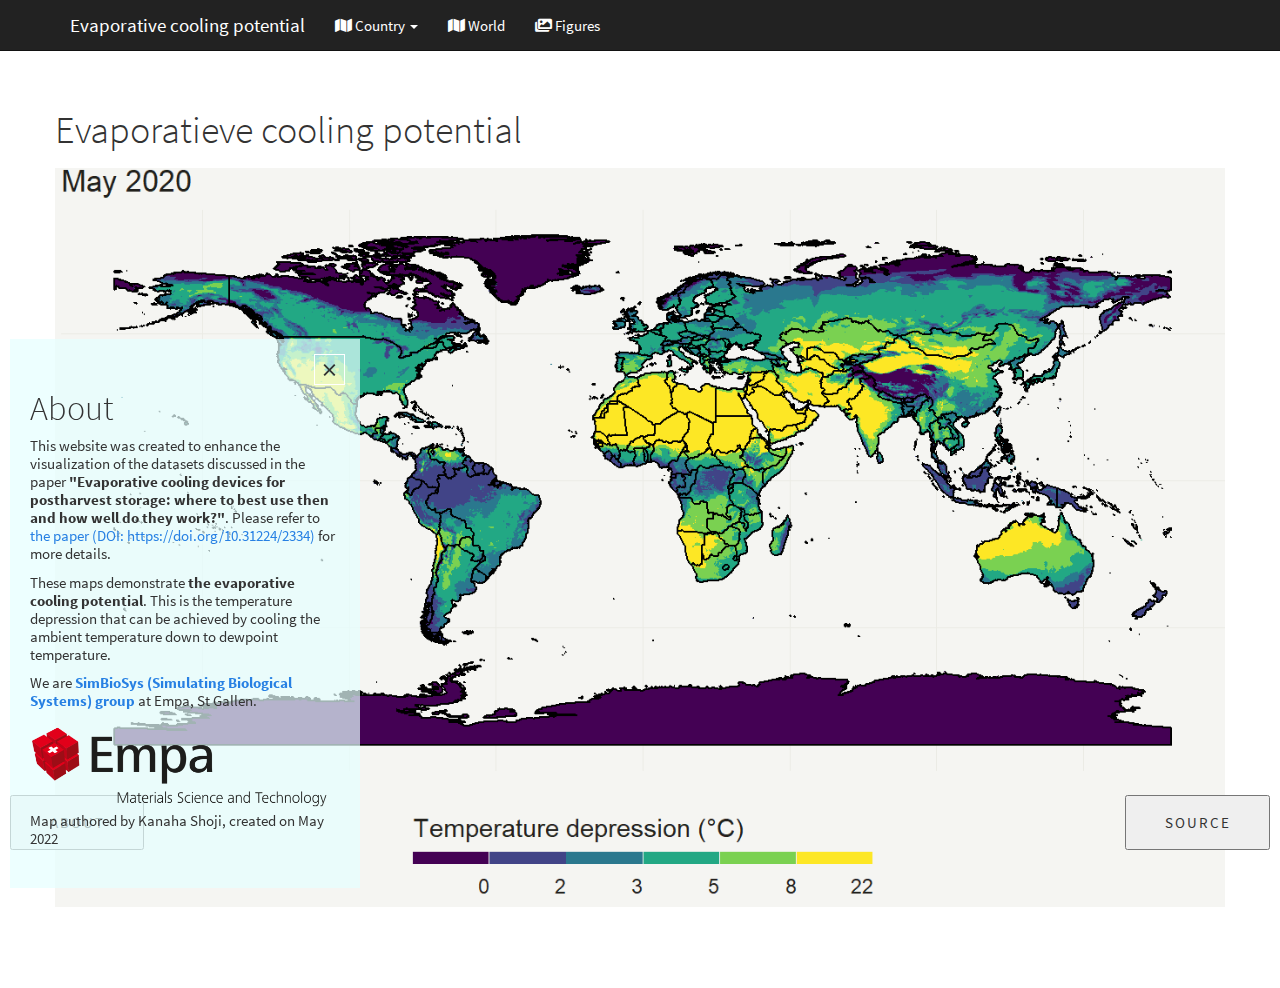
<file: index.html>
<!DOCTYPE html>

<html>

<head>

<meta charset="utf-8" />
<meta name="generator" content="pandoc" />
<meta http-equiv="X-UA-Compatible" content="IE=EDGE" />




<title>Evaporatieve cooling potential</title>

<script src="site_libs/header-attrs-2.14/header-attrs.js"></script>
<script src="site_libs/jquery-3.6.0/jquery-3.6.0.min.js"></script>
<meta name="viewport" content="width=device-width, initial-scale=1" />
<link href="site_libs/bootstrap-3.3.5/css/cosmo.min.css" rel="stylesheet" />
<script src="site_libs/bootstrap-3.3.5/js/bootstrap.min.js"></script>
<script src="site_libs/bootstrap-3.3.5/shim/html5shiv.min.js"></script>
<script src="site_libs/bootstrap-3.3.5/shim/respond.min.js"></script>
<style>h1 {font-size: 34px;}
       h1.title {font-size: 38px;}
       h2 {font-size: 30px;}
       h3 {font-size: 24px;}
       h4 {font-size: 18px;}
       h5 {font-size: 16px;}
       h6 {font-size: 12px;}
       code {color: inherit; background-color: rgba(0, 0, 0, 0.04);}
       pre:not([class]) { background-color: white }

        </style>
<script src="site_libs/navigation-1.1/tabsets.js"></script>
<link href="site_libs/highlightjs-9.12.0/textmate.css" rel="stylesheet" />
<script src="site_libs/highlightjs-9.12.0/highlight.js"></script>
<link href="site_libs/font-awesome-5.1.0/css/all.css" rel="stylesheet" />
<link href="site_libs/font-awesome-5.1.0/css/v4-shims.css" rel="stylesheet" />

<style type="text/css">
  code{white-space: pre-wrap;}
  span.smallcaps{font-variant: small-caps;}
  span.underline{text-decoration: underline;}
  div.column{display: inline-block; vertical-align: top; width: 50%;}
  div.hanging-indent{margin-left: 1.5em; text-indent: -1.5em;}
  ul.task-list{list-style: none;}
    </style>

<style type="text/css">code{white-space: pre;}</style>
<script type="text/javascript">
if (window.hljs) {
  hljs.configure({languages: []});
  hljs.initHighlightingOnLoad();
  if (document.readyState && document.readyState === "complete") {
    window.setTimeout(function() { hljs.initHighlighting(); }, 0);
  }
}
</script>






<link rel="stylesheet" href="styles.css" type="text/css" />



<style type = "text/css">
.main-container {
  max-width: 1200px;
  margin-left: auto;
  margin-right: auto;
}
img {
  max-width:100%;
}
.tabbed-pane {
  padding-top: 12px;
}
.html-widget {
  margin-bottom: 20px;
}
button.code-folding-btn:focus {
  outline: none;
}
summary {
  display: list-item;
}
details > summary > p:only-child {
  display: inline;
}
pre code {
  padding: 0;
}
.crop-container {
    width: 100%;
    overflow: hidden;
}
.crop-container img {
    margin-top: -40px;
    margin-bottom: -50px;
}
</style>


<style type="text/css">
.dropdown-submenu {
  position: relative;
}
.dropdown-submenu>.dropdown-menu {
  top: 0;
  left: 100%;
  margin-top: -6px;
  margin-left: -1px;
  border-radius: 0 6px 6px 6px;
}
.dropdown-submenu:hover>.dropdown-menu {
  display: block;
}
.dropdown-submenu>a:after {
  display: block;
  content: " ";
  float: right;
  width: 0;
  height: 0;
  border-color: transparent;
  border-style: solid;
  border-width: 5px 0 5px 5px;
  border-left-color: #cccccc;
  margin-top: 5px;
  margin-right: -10px;
}
.dropdown-submenu:hover>a:after {
  border-left-color: #adb5bd;
}
.dropdown-submenu.pull-left {
  float: none;
}
.dropdown-submenu.pull-left>.dropdown-menu {
  left: -100%;
  margin-left: 10px;
  border-radius: 6px 0 6px 6px;
}
</style>

<script type="text/javascript">
// manage active state of menu based on current page
$(document).ready(function () {
  // active menu anchor
  href = window.location.pathname
  href = href.substr(href.lastIndexOf('/') + 1)
  if (href === "")
    href = "index.html";
  var menuAnchor = $('a[href="' + href + '"]');

  // mark it active
  menuAnchor.tab('show');

  // if it's got a parent navbar menu mark it active as well
  menuAnchor.closest('li.dropdown').addClass('active');

  // Navbar adjustments
  var navHeight = $(".navbar").first().height() + 15;
  var style = document.createElement('style');
  var pt = "padding-top: " + navHeight + "px; ";
  var mt = "margin-top: -" + navHeight + "px; ";
  var css = "";
  // offset scroll position for anchor links (for fixed navbar)
  for (var i = 1; i <= 6; i++) {
    css += ".section h" + i + "{ " + pt + mt + "}\n";
  }
  style.innerHTML = "body {" + pt + "padding-bottom: 40px; }\n" + css;
  document.head.appendChild(style);
});
</script>

<!-- tabsets -->

<style type="text/css">
.tabset-dropdown > .nav-tabs {
  display: inline-table;
  max-height: 500px;
  min-height: 44px;
  overflow-y: auto;
  border: 1px solid #ddd;
  border-radius: 4px;
}

.tabset-dropdown > .nav-tabs > li.active:before {
  content: "";
  font-family: 'Glyphicons Halflings';
  display: inline-block;
  padding: 10px;
  border-right: 1px solid #ddd;
}

.tabset-dropdown > .nav-tabs.nav-tabs-open > li.active:before {
  content: "&#xe258;";
  border: none;
}

.tabset-dropdown > .nav-tabs.nav-tabs-open:before {
  content: "";
  font-family: 'Glyphicons Halflings';
  display: inline-block;
  padding: 10px;
  border-right: 1px solid #ddd;
}

.tabset-dropdown > .nav-tabs > li.active {
  display: block;
}

.tabset-dropdown > .nav-tabs > li > a,
.tabset-dropdown > .nav-tabs > li > a:focus,
.tabset-dropdown > .nav-tabs > li > a:hover {
  border: none;
  display: inline-block;
  border-radius: 4px;
  background-color: transparent;
}

.tabset-dropdown > .nav-tabs.nav-tabs-open > li {
  display: block;
  float: none;
}

.tabset-dropdown > .nav-tabs > li {
  display: none;
}
</style>

<!-- code folding -->




</head>

<body>


<div class="container-fluid main-container">


   <div  class="btn">
     <button class="open-btn">About</button>
   </div>
   <div class="popup">
     <!-- <div class="popup-overlay"></div> -->
     <div class="main-popup">
       <div class="popup-content">
         <span class="close-btn">&times;</span>
         <h1>About</h1>
         <p>This website was created to enhance the visualization of the datasets discussed in the paper <b>"Evaporative cooling devices for postharvest storage: where to best use then and how well do they work?"</b>. Please refer to <a href="https://doi.org/10.31224/2334" target="_blank"> the paper (DOI: https://doi.org/10.31224/2334)</a>  for more details.</p>
         <p>These maps demonstrate <b>the evaporative cooling potential</b>. This is the temperature depression that can be achieved by cooling the ambient temperature down to dewpoint temperature.</p>
         <p>We are <a href="https://www.empa.ch/web/simbiosys/overview" target="_blank"><b>SimBioSys (Simulating Biological Systems) group</b></a> at Empa, St Gallen.</p>
         <a href="https://www.empa.ch/" target="_blank"><img src="img/company_logo.png" alt="Empa logo"></a>
         <p>Map authored by Kanaha Shoji, created on May 2022</p>
       </div>
     </div>
   </div>

   <div  class="btn">
    <button class="open-btn_s">Source</button>
  </div>
   <div class="popup_s">
    <div class="main-popup_s">
      <div class="popup-content">
        <span class="close-btn_s">&times;</span>
    <h3>Sources</h3>
   <p>The calculations to derive the temperature depressions were conducted using <a href="https://cds.climate.copernicus.eu/cdsapp#!/dataset/reanalysis-era5-single-levels-monthly-means?tab=form" target="_blank">the monthly temperature and relative humidity data of 2020 from ERA5</a> (accessed Jul 2021).</p>
   <p>The clipping of the world was done by using <a href= "https://ec.europa.eu/eurostat/web/gisco/geodata/reference-data/administrative-units-statistical-units/countries" target="_blank"> Countries 2020 (Scale 1:1 Million) Shapefile from eurostat</a> (accessed Jul 2021). </p>
  </div>
</div>
</div>


<div class="navbar navbar-default  navbar-fixed-top" role="navigation">
  <div class="container">
    <div class="navbar-header">
      <button type="button" class="navbar-toggle collapsed" data-toggle="collapse" data-bs-toggle="collapse" data-target="#navbar" data-bs-target="#navbar">
        <span class="icon-bar"></span>
        <span class="icon-bar"></span>
        <span class="icon-bar"></span>
      </button>
      <a class="navbar-brand" href="index.html">Evaporative cooling potential</a>
    </div>
    <div id="navbar" class="navbar-collapse collapse">
      <ul class="nav navbar-nav">
        <li class="dropdown">
  <a href="#" class="dropdown-toggle" data-toggle="dropdown" role="button" data-bs-toggle="dropdown" aria-expanded="false">
    <span class="fa fa-map"></span>
     
    Country
     
    <span class="caret"></span>
  </a>
  <ul class="dropdown-menu" role="menu">
    <li>
      <a href="nigeria.html">Nigeria</a>
    </li>
    <li>
      <a href="india.html">India</a>
    </li>
  </ul>
</li>
<li>
  <a href="world.html">
    <span class="fa fa-map"></span>
     
    World
  </a>
</li>
<li>
  <a href="figure.html">
    <span class="fa fa-images"></span>
     
    Figures
  </a>
</li>
      </ul>
      <ul class="nav navbar-nav navbar-right">
        
      </ul>
    </div><!--/.nav-collapse -->
  </div><!--/.container -->
</div><!--/.navbar -->

<div id="header">



<h1 class="title toc-ignore">Evaporatieve cooling potential</h1>

</div>


<p class="crop-container"><img src="index_files/figure-html/unnamed-chunk-3-1.png" width="100%" /></p>




</div>

<script>

// add bootstrap table styles to pandoc tables
function bootstrapStylePandocTables() {
  $('tr.odd').parent('tbody').parent('table').addClass('table table-condensed');
}
$(document).ready(function () {
  bootstrapStylePandocTables();
});


</script>

<!-- tabsets -->

<script>
$(document).ready(function () {
  window.buildTabsets("TOC");
});

$(document).ready(function () {
  $('.tabset-dropdown > .nav-tabs > li').click(function () {
    $(this).parent().toggleClass('nav-tabs-open');
  });
});
</script>

<!-- code folding -->


<!-- dynamically load mathjax for compatibility with self-contained -->
<script>
  (function () {
    var script = document.createElement("script");
    script.type = "text/javascript";
    script.src  = "https://mathjax.rstudio.com/latest/MathJax.js?config=TeX-AMS-MML_HTMLorMML";
    document.getElementsByTagName("head")[0].appendChild(script);
  })();
</script>
<script src="app.js"></script>

</body>
</html>
</file>
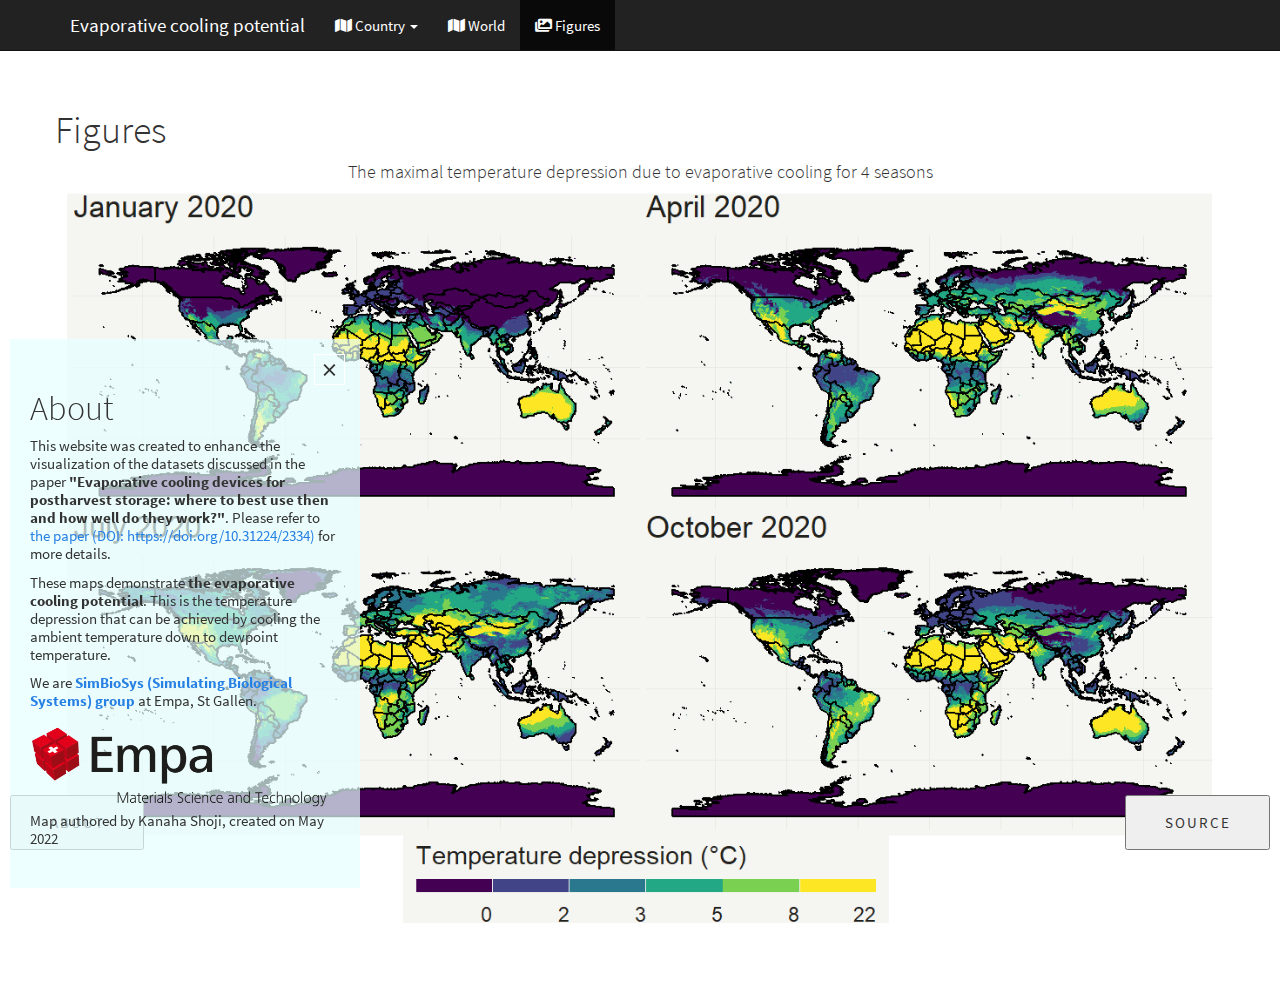
<file: figure.html>
<!DOCTYPE html>

<html>

<head>

<meta charset="utf-8" />
<meta name="generator" content="pandoc" />
<meta http-equiv="X-UA-Compatible" content="IE=EDGE" />




<title>Figures</title>

<script src="site_libs/header-attrs-2.14/header-attrs.js"></script>
<script src="site_libs/jquery-3.6.0/jquery-3.6.0.min.js"></script>
<meta name="viewport" content="width=device-width, initial-scale=1" />
<link href="site_libs/bootstrap-3.3.5/css/cosmo.min.css" rel="stylesheet" />
<script src="site_libs/bootstrap-3.3.5/js/bootstrap.min.js"></script>
<script src="site_libs/bootstrap-3.3.5/shim/html5shiv.min.js"></script>
<script src="site_libs/bootstrap-3.3.5/shim/respond.min.js"></script>
<style>h1 {font-size: 34px;}
       h1.title {font-size: 38px;}
       h2 {font-size: 30px;}
       h3 {font-size: 24px;}
       h4 {font-size: 18px;}
       h5 {font-size: 16px;}
       h6 {font-size: 12px;}
       code {color: inherit; background-color: rgba(0, 0, 0, 0.04);}
       pre:not([class]) { background-color: white }
      


</style>
<script src="site_libs/navigation-1.1/tabsets.js"></script>
<link href="site_libs/highlightjs-9.12.0/textmate.css" rel="stylesheet" />
<script src="site_libs/highlightjs-9.12.0/highlight.js"></script>
<link href="site_libs/font-awesome-5.1.0/css/all.css" rel="stylesheet" />
<link href="site_libs/font-awesome-5.1.0/css/v4-shims.css" rel="stylesheet" />

<style type="text/css">
  code{white-space: pre-wrap;}
  span.smallcaps{font-variant: small-caps;}
  span.underline{text-decoration: underline;}
  div.column{display: inline-block; vertical-align: top; width: 50%;}
  div.hanging-indent{margin-left: 1.5em; text-indent: -1.5em;}
  ul.task-list{list-style: none;}
    </style>

<style type="text/css">code{white-space: pre;}</style>
<script type="text/javascript">
if (window.hljs) {
  hljs.configure({languages: []});
  hljs.initHighlightingOnLoad();
  if (document.readyState && document.readyState === "complete") {
    window.setTimeout(function() { hljs.initHighlighting(); }, 0);
  }
}
</script>






<link rel="stylesheet" href="styles.css" type="text/css" />



<style type = "text/css">
.main-container {
  max-width: 1200px;
  margin-left: auto;
  margin-right: auto;
}
img {
  max-width:100%;
}
.tabbed-pane {
  padding-top: 12px;
}
.html-widget {
  margin-bottom: 20px;
}
button.code-folding-btn:focus {
  outline: none;
}
summary {
  display: list-item;
}
details > summary > p:only-child {
  display: inline;
}
pre code {
  padding: 0;
}
.crop-container {
    width: 100%;
    overflow: hidden;
}
.crop-container img {
    margin-top: -95px;
    margin-bottom: -10px;
}

</style>


<style type="text/css">
.dropdown-submenu {
  position: relative;
}
.dropdown-submenu>.dropdown-menu {
  top: 0;
  left: 100%;
  margin-top: -6px;
  margin-left: -1px;
  border-radius: 0 6px 6px 6px;
}
.dropdown-submenu:hover>.dropdown-menu {
  display: block;
}
.dropdown-submenu>a:after {
  display: block;
  content: " ";
  float: right;
  width: 0;
  height: 0;
  border-color: transparent;
  border-style: solid;
  border-width: 5px 0 5px 5px;
  border-left-color: #cccccc;
  margin-top: 5px;
  margin-right: -10px;
}
.dropdown-submenu:hover>a:after {
  border-left-color: #adb5bd;
}
.dropdown-submenu.pull-left {
  float: none;
}
.dropdown-submenu.pull-left>.dropdown-menu {
  left: -100%;
  margin-left: 10px;
  border-radius: 6px 0 6px 6px;
}
</style>

<script type="text/javascript">
// manage active state of menu based on current page
$(document).ready(function () {
  // active menu anchor
  href = window.location.pathname
  href = href.substr(href.lastIndexOf('/') + 1)
  if (href === "")
    href = "index.html";
  var menuAnchor = $('a[href="' + href + '"]');

  // mark it active
  menuAnchor.tab('show');

  // if it's got a parent navbar menu mark it active as well
  menuAnchor.closest('li.dropdown').addClass('active');

  // Navbar adjustments
  var navHeight = $(".navbar").first().height() + 15;
  var style = document.createElement('style');
  var pt = "padding-top: " + navHeight + "px; ";
  var mt = "margin-top: -" + navHeight + "px; ";
  var css = "";
  // offset scroll position for anchor links (for fixed navbar)
  for (var i = 1; i <= 6; i++) {
    css += ".section h" + i + "{ " + pt + mt + "}\n";
  }
  style.innerHTML = "body {" + pt + "padding-bottom: 40px; }\n" + css;
  document.head.appendChild(style);
});
</script>

<!-- tabsets -->

<style type="text/css">
.tabset-dropdown > .nav-tabs {
  display: inline-table;
  max-height: 500px;
  min-height: 44px;
  overflow-y: auto;
  border: 1px solid #ddd;
  border-radius: 4px;
}

.tabset-dropdown > .nav-tabs > li.active:before {
  content: "";
  font-family: 'Glyphicons Halflings';
  display: inline-block;
  padding: 10px;
  border-right: 1px solid #ddd;
}

.tabset-dropdown > .nav-tabs.nav-tabs-open > li.active:before {
  content: "&#xe258;";
  border: none;
}

.tabset-dropdown > .nav-tabs.nav-tabs-open:before {
  content: "";
  font-family: 'Glyphicons Halflings';
  display: inline-block;
  padding: 10px;
  border-right: 1px solid #ddd;
}

.tabset-dropdown > .nav-tabs > li.active {
  display: block;
}

.tabset-dropdown > .nav-tabs > li > a,
.tabset-dropdown > .nav-tabs > li > a:focus,
.tabset-dropdown > .nav-tabs > li > a:hover {
  border: none;
  display: inline-block;
  border-radius: 4px;
  background-color: transparent;
}

.tabset-dropdown > .nav-tabs.nav-tabs-open > li {
  display: block;
  float: none;
}

.tabset-dropdown > .nav-tabs > li {
  display: none;
}
</style>

<!-- code folding -->




</head>

<body>


<div class="container-fluid main-container">


  <div  class="btn">
    <button class="open-btn">About</button>
  </div>
  <div class="popup">
    <!-- <div class="popup-overlay"></div> -->
    <div class="main-popup">
      <div class="popup-content">
        <span class="close-btn">&times;</span>
        <h1>About</h1>
        <p>This website was created to enhance the visualization of the datasets discussed in the paper <b>"Evaporative cooling devices for postharvest storage: where to best use then and how well do they work?"</b>. Please refer to <a href="https://doi.org/10.31224/2334" target="_blank"> the paper (DOI: https://doi.org/10.31224/2334)</a>  for more details.</p>
        <p>These maps demonstrate <b>the evaporative cooling potential</b>. This is the temperature depression that can be achieved by cooling the ambient temperature down to dewpoint temperature.</p>
        <p>We are <a href="https://www.empa.ch/web/simbiosys/overview" target="_blank"><b>SimBioSys (Simulating Biological Systems) group</b></a> at Empa, St Gallen.</p>
        <a href="https://www.empa.ch/" target="_blank"><img src="img/company_logo.png" alt="Empa logo"></a>
        <p>Map authored by Kanaha Shoji, created on May 2022</p>
      </div>
    </div>
  </div>

   <div  class="btn">
    <button class="open-btn_s">Source</button>
  </div>
   <div class="popup_s">
    <div class="main-popup_s">
      <div class="popup-content">
        <span class="close-btn_s">&times;</span>
    <h3>Sources</h3>
   <p>The calculations to derive the temperature depressions were conducted using <a href="https://cds.climate.copernicus.eu/cdsapp#!/dataset/reanalysis-era5-single-levels-monthly-means?tab=form" target="_blank">the monthly temperature and relative humidity data of 2020 from ERA5</a> (accessed Jul 2021).</p>
   <p>The clipping of the world was done by using <a href= "https://ec.europa.eu/eurostat/web/gisco/geodata/reference-data/administrative-units-statistical-units/countries" target="_blank"> Countries 2020 (Scale 1:1 Million) Shapefile from eurostat</a> (accessed Jul 2021). </p>
  </div>
</div>
</div>

<div class="navbar navbar-default  navbar-fixed-top" role="navigation">
  <div class="container">
    <div class="navbar-header">
      <button type="button" class="navbar-toggle collapsed" data-toggle="collapse" data-bs-toggle="collapse" data-target="#navbar" data-bs-target="#navbar">
        <span class="icon-bar"></span>
        <span class="icon-bar"></span>
        <span class="icon-bar"></span>
      </button>
      <a class="navbar-brand" href="index.html">Evaporative cooling potential</a>
    </div>
    <div id="navbar" class="navbar-collapse collapse">
      <ul class="nav navbar-nav">
        <li class="dropdown">
  <a href="#" class="dropdown-toggle" data-toggle="dropdown" role="button" data-bs-toggle="dropdown" aria-expanded="false">
    <span class="fa fa-map"></span>
     
    Country
     
    <span class="caret"></span>
  </a>
  <ul class="dropdown-menu" role="menu">
    <li>
      <a href="nigeria.html">Nigeria</a>
    </li>
    <li>
      <a href="india.html">India</a>
    </li>
  </ul>
</li>
<li>
  <a href="world.html">
    <span class="fa fa-map"></span>
     
    World
  </a>
</li>
<li>
  <a href="figure.html">
    <span class="fa fa-images"></span>
     
    Figures
  </a>
</li>
      </ul>
      <ul class="nav navbar-nav navbar-right">
        
      </ul>
    </div><!--/.nav-collapse -->
  </div><!--/.container -->
</div><!--/.navbar -->

<div id="header">



<h1 class="title toc-ignore">Figures</h1>

</div>
<h4><center>The maximal temperature depression due to evaporative cooling for 4 seasons</center></h4>
<p class="crop-container"><img src="figure_files/figure-html/unnamed-chunk-3-1.png" width="100%" /></p>

</div>

<script>

// add bootstrap table styles to pandoc tables
function bootstrapStylePandocTables() {
  $('tr.odd').parent('tbody').parent('table').addClass('table table-condensed');
}
$(document).ready(function () {
  bootstrapStylePandocTables();
});


</script>

<!-- tabsets -->

<script>
$(document).ready(function () {
  window.buildTabsets("TOC");
});

$(document).ready(function () {
  $('.tabset-dropdown > .nav-tabs > li').click(function () {
    $(this).parent().toggleClass('nav-tabs-open');
  });
});
</script>

<!-- code folding -->


<!-- dynamically load mathjax for compatibility with self-contained -->
<script>
  (function () {
    var script = document.createElement("script");
    script.type = "text/javascript";
    script.src  = "https://mathjax.rstudio.com/latest/MathJax.js?config=TeX-AMS-MML_HTMLorMML";
    document.getElementsByTagName("head")[0].appendChild(script);
  })();
</script>
<script src="app.js"></script>
</body>
</html>
</file>
<file: site_libs/highlightjs-9.12.0/textmate.css>
.hljs-literal {
  color: rgb(88, 72, 246);
}

.hljs-number {
  color: rgb(0, 0, 205);
}

.hljs-comment {
  color: rgb(76, 136, 107);
}

.hljs-keyword {
  color: rgb(0, 0, 255);
}

.hljs-string {
  color: rgb(3, 106, 7);
}
</file>
<file: styles.css>
blockquote {
  font-style: italic
}

* {
  padding: 0;
  margin:0;
  box-sizing: border-box;
}
html{
  font-size: 15px;
}

.open-btn {
  font-size: 1rem;
  text-transform: uppercase;
  letter-spacing: 2px;
  padding: 1rem 2.5rem;
  cursor: pointer;
  position: fixed;
  bottom: 50px;
  left: 10px;
}
.open-btn_s {
  font-size: 1rem;
  text-transform: uppercase;
  letter-spacing: 2px;
  padding: 1rem 2.5rem;
  cursor: pointer;
  position: fixed;
  bottom: 50px;
  right: 10px;
}
.popup{
  position:absolute;
  width: 50%;
  height: 100vh;
  display: flex;
  /* bottom: 600px; */
  left: 10px;
  }
  .popup_s{
    position:absolute;
    width: 50%;
    height: 100vh;
    display: none;
    /* bottom: 600px; */
    right: 10px;
    }
/* .popup-overlay{
  background-color: black;
  height: 100vh;
  width: 500%;
  position: absolute;
} */
.main-popup{
  position: absolute;
  left: 0px;
  bottom: 100px;
  /* height: 100%; */
  width: 350px;
  z-index: 1;
  background-color: rgba(230, 255, 255, 0.7);
  padding: 30px 20px;
  line-height: 1rem;
  /* border: 1px solid grey; */
  /* border-radius: 3px; */
  display: flex;
  justify-content: center;
  align-items: center;
}
.main-popup_s{
  position: absolute;
  right: 0px;
  bottom: 100px;
  width: 350px;
  z-index: 1;
  background-color: rgba(255, 255, 255, 0.7);
  padding: 30px 20px;
  line-height: 1rem;
   border: 1px solid grey;
  border-radius: 3px;
  display: flex;
  justify-content: center;
  align-items: center;
}
.close-btn{
  border: .6px solid white;
  padding: 7px;
  position: absolute;
  top:1rem;
  right: 1rem;
  font-size: 2rem;
  cursor:pointer;
}
.close-btn:hover{
  background: white;
}
.close-btn_s{
  border: .6px solid white;
  padding: 7px;
  position: absolute;
  top:1rem;
  right: 1rem;
  font-size: 2rem;
  cursor:pointer;
}
.close-btn_s:hover{
  background: white;
}
.popup-content p{
  font-size: 1rem;
  line-height: 1.2rem;
}

@keyframes slide-in {
  100% {
    transform: translateX(0%);
  }
  0%{
    transform: translateX(-100%)
  }
}
@keyframes slide-out {
  100% {
    transform: translateX(-100%);
  }
  0%{
    transform: translateX(0%)
  }
}
</file>
<file: site_libs/bootstrap-3.3.5/css/cosmo.min.css>
@font-face {
  font-family: 'Source Sans Pro';
  font-style: normal;
  font-weight: 300;
  src: url(fonts/SourceSansProLight.ttf) format('truetype');
}
@font-face {
  font-family: 'Source Sans Pro';
  font-style: normal;
  font-weight: 400;
  src: url(fonts/SourceSansPro.ttf) format('truetype');
}
@font-face {
  font-family: 'Source Sans Pro';
  font-style: normal;
  font-weight: 700;
  src: url(fonts/SourceSansProBold.ttf) format('truetype');
}

/*!
 * bootswatch v3.3.6
 * Homepage: http://bootswatch.com
 * Copyright 2012-2015 Thomas Park
 * Licensed under MIT
 * Based on Bootstrap
*//*!
 * Bootstrap v3.3.6 (http://getbootstrap.com)
 * Copyright 2011-2015 Twitter, Inc.
 * Licensed under MIT (https://github.com/twbs/bootstrap/blob/master/LICENSE)
 *//*! normalize.css v3.0.3 | MIT License | github.com/necolas/normalize.css */html{font-family:sans-serif;-ms-text-size-adjust:100%;-webkit-text-size-adjust:100%}body{margin:0}article,aside,details,figcaption,figure,footer,header,hgroup,main,menu,nav,section,summary{display:block}audio,canvas,progress,video{display:inline-block;vertical-align:baseline}audio:not([controls]){display:none;height:0}[hidden],template{display:none}a{background-color:transparent}a:active,a:hover{outline:0}abbr[title]{border-bottom:1px dotted}b,strong{font-weight:bold}dfn{font-style:italic}h1{font-size:2em;margin:0.67em 0}mark{background:#ff0;color:#000}small{font-size:80%}sub,sup{font-size:75%;line-height:0;position:relative;vertical-align:baseline}sup{top:-0.5em}sub{bottom:-0.25em}img{border:0}svg:not(:root){overflow:hidden}figure{margin:1em 40px}hr{-webkit-box-sizing:content-box;-moz-box-sizing:content-box;box-sizing:content-box;height:0}pre{overflow:auto}code,kbd,pre,samp{font-family:monospace, monospace;font-size:1em}button,input,optgroup,select,textarea{color:inherit;font:inherit;margin:0}button{overflow:visible}button,select{text-transform:none}button,html input[type="button"],input[type="reset"],input[type="submit"]{-webkit-appearance:button;cursor:pointer}button[disabled],html input[disabled]{cursor:default}button::-moz-focus-inner,input::-moz-focus-inner{border:0;padding:0}input{line-height:normal}input[type="checkbox"],input[type="radio"]{-webkit-box-sizing:border-box;-moz-box-sizing:border-box;box-sizing:border-box;padding:0}input[type="number"]::-webkit-inner-spin-button,input[type="number"]::-webkit-outer-spin-button{height:auto}input[type="search"]{-webkit-appearance:textfield;-webkit-box-sizing:content-box;-moz-box-sizing:content-box;box-sizing:content-box}input[type="search"]::-webkit-search-cancel-button,input[type="search"]::-webkit-search-decoration{-webkit-appearance:none}fieldset{border:1px solid #c0c0c0;margin:0 2px;padding:0.35em 0.625em 0.75em}legend{border:0;padding:0}textarea{overflow:auto}optgroup{font-weight:bold}table{border-collapse:collapse;border-spacing:0}td,th{padding:0}/*! Source: https://github.com/h5bp/html5-boilerplate/blob/master/src/css/main.css */@media print{*,*:before,*:after{background:transparent !important;color:#000 !important;-webkit-box-shadow:none !important;box-shadow:none !important;text-shadow:none !important}a,a:visited{text-decoration:underline}a[href]:after{content:" (" attr(href) ")"}abbr[title]:after{content:" (" attr(title) ")"}a[href^="#"]:after,a[href^="javascript:"]:after{content:""}pre,blockquote{border:1px solid #999;page-break-inside:avoid}thead{display:table-header-group}tr,img{page-break-inside:avoid}img{max-width:100% !important}p,h2,h3{orphans:3;widows:3}h2,h3{page-break-after:avoid}.navbar{display:none}.btn>.caret,.dropup>.btn>.caret{border-top-color:#000 !important}.label{border:1px solid #000}.table{border-collapse:collapse !important}.table td,.table th{background-color:#fff !important}.table-bordered th,.table-bordered td{border:1px solid #ddd !important}}@font-face{font-family:'Glyphicons Halflings';src:url('../fonts/glyphicons-halflings-regular.eot');src:url('../fonts/glyphicons-halflings-regular.eot?#iefix') format('embedded-opentype'),url('../fonts/glyphicons-halflings-regular.woff') format('woff'),url('../fonts/glyphicons-halflings-regular.ttf') format('truetype'),url('../fonts/glyphicons-halflings-regular.svg#glyphicons_halflingsregular') format('svg')}.glyphicon{position:relative;top:1px;display:inline-block;font-family:'Glyphicons Halflings';font-style:normal;font-weight:normal;line-height:1;-webkit-font-smoothing:antialiased;-moz-osx-font-smoothing:grayscale}.glyphicon-asterisk:before{content:"\002a"}.glyphicon-plus:before{content:"\002b"}.glyphicon-euro:before,.glyphicon-eur:before{content:"\20ac"}.glyphicon-minus:before{content:"\2212"}.glyphicon-cloud:before{content:"\2601"}.glyphicon-envelope:before{content:"\2709"}.glyphicon-pencil:before{content:"\270f"}.glyphicon-glass:before{content:"\e001"}.glyphicon-music:before{content:"\e002"}.glyphicon-search:before{content:"\e003"}.glyphicon-heart:before{content:"\e005"}.glyphicon-star:before{content:"\e006"}.glyphicon-star-empty:before{content:"\e007"}.glyphicon-user:before{content:"\e008"}.glyphicon-film:before{content:"\e009"}.glyphicon-th-large:before{content:"\e010"}.glyphicon-th:before{content:"\e011"}.glyphicon-th-list:before{content:"\e012"}.glyphicon-ok:before{content:"\e013"}.glyphicon-remove:before{content:"\e014"}.glyphicon-zoom-in:before{content:"\e015"}.glyphicon-zoom-out:before{content:"\e016"}.glyphicon-off:before{content:"\e017"}.glyphicon-signal:before{content:"\e018"}.glyphicon-cog:before{content:"\e019"}.glyphicon-trash:before{content:"\e020"}.glyphicon-home:before{content:"\e021"}.glyphicon-file:before{content:"\e022"}.glyphicon-time:before{content:"\e023"}.glyphicon-road:before{content:"\e024"}.glyphicon-download-alt:before{content:"\e025"}.glyphicon-download:before{content:"\e026"}.glyphicon-upload:before{content:"\e027"}.glyphicon-inbox:before{content:"\e028"}.glyphicon-play-circle:before{content:"\e029"}.glyphicon-repeat:before{content:"\e030"}.glyphicon-refresh:before{content:"\e031"}.glyphicon-list-alt:before{content:"\e032"}.glyphicon-lock:before{content:"\e033"}.glyphicon-flag:before{content:"\e034"}.glyphicon-headphones:before{content:"\e035"}.glyphicon-volume-off:before{content:"\e036"}.glyphicon-volume-down:before{content:"\e037"}.glyphicon-volume-up:before{content:"\e038"}.glyphicon-qrcode:before{content:"\e039"}.glyphicon-barcode:before{content:"\e040"}.glyphicon-tag:before{content:"\e041"}.glyphicon-tags:before{content:"\e042"}.glyphicon-book:before{content:"\e043"}.glyphicon-bookmark:before{content:"\e044"}.glyphicon-print:before{content:"\e045"}.glyphicon-camera:before{content:"\e046"}.glyphicon-font:before{content:"\e047"}.glyphicon-bold:before{content:"\e048"}.glyphicon-italic:before{content:"\e049"}.glyphicon-text-height:before{content:"\e050"}.glyphicon-text-width:before{content:"\e051"}.glyphicon-align-left:before{content:"\e052"}.glyphicon-align-center:before{content:"\e053"}.glyphicon-align-right:before{content:"\e054"}.glyphicon-align-justify:before{content:"\e055"}.glyphicon-list:before{content:"\e056"}.glyphicon-indent-left:before{content:"\e057"}.glyphicon-indent-right:before{content:"\e058"}.glyphicon-facetime-video:before{content:"\e059"}.glyphicon-picture:before{content:"\e060"}.glyphicon-map-marker:before{content:"\e062"}.glyphicon-adjust:before{content:"\e063"}.glyphicon-tint:before{content:"\e064"}.glyphicon-edit:before{content:"\e065"}.glyphicon-share:before{content:"\e066"}.glyphicon-check:before{content:"\e067"}.glyphicon-move:before{content:"\e068"}.glyphicon-step-backward:before{content:"\e069"}.glyphicon-fast-backward:before{content:"\e070"}.glyphicon-backward:before{content:"\e071"}.glyphicon-play:before{content:"\e072"}.glyphicon-pause:before{content:"\e073"}.glyphicon-stop:before{content:"\e074"}.glyphicon-forward:before{content:"\e075"}.glyphicon-fast-forward:before{content:"\e076"}.glyphicon-step-forward:before{content:"\e077"}.glyphicon-eject:before{content:"\e078"}.glyphicon-chevron-left:before{content:"\e079"}.glyphicon-chevron-right:before{content:"\e080"}.glyphicon-plus-sign:before{content:"\e081"}.glyphicon-minus-sign:before{content:"\e082"}.glyphicon-remove-sign:before{content:"\e083"}.glyphicon-ok-sign:before{content:"\e084"}.glyphicon-question-sign:before{content:"\e085"}.glyphicon-info-sign:before{content:"\e086"}.glyphicon-screenshot:before{content:"\e087"}.glyphicon-remove-circle:before{content:"\e088"}.glyphicon-ok-circle:before{content:"\e089"}.glyphicon-ban-circle:before{content:"\e090"}.glyphicon-arrow-left:before{content:"\e091"}.glyphicon-arrow-right:before{content:"\e092"}.glyphicon-arrow-up:before{content:"\e093"}.glyphicon-arrow-down:before{content:"\e094"}.glyphicon-share-alt:before{content:"\e095"}.glyphicon-resize-full:before{content:"\e096"}.glyphicon-resize-small:before{content:"\e097"}.glyphicon-exclamation-sign:before{content:"\e101"}.glyphicon-gift:before{content:"\e102"}.glyphicon-leaf:before{content:"\e103"}.glyphicon-fire:before{content:"\e104"}.glyphicon-eye-open:before{content:"\e105"}.glyphicon-eye-close:before{content:"\e106"}.glyphicon-warning-sign:before{content:"\e107"}.glyphicon-plane:before{content:"\e108"}.glyphicon-calendar:before{content:"\e109"}.glyphicon-random:before{content:"\e110"}.glyphicon-comment:before{content:"\e111"}.glyphicon-magnet:before{content:"\e112"}.glyphicon-chevron-up:before{content:"\e113"}.glyphicon-chevron-down:before{content:"\e114"}.glyphicon-retweet:before{content:"\e115"}.glyphicon-shopping-cart:before{content:"\e116"}.glyphicon-folder-close:before{content:"\e117"}.glyphicon-folder-open:before{content:"\e118"}.glyphicon-resize-vertical:before{content:"\e119"}.glyphicon-resize-horizontal:before{content:"\e120"}.glyphicon-hdd:before{content:"\e121"}.glyphicon-bullhorn:before{content:"\e122"}.glyphicon-bell:before{content:"\e123"}.glyphicon-certificate:before{content:"\e124"}.glyphicon-thumbs-up:before{content:"\e125"}.glyphicon-thumbs-down:before{content:"\e126"}.glyphicon-hand-right:before{content:"\e127"}.glyphicon-hand-left:before{content:"\e128"}.glyphicon-hand-up:before{content:"\e129"}.glyphicon-hand-down:before{content:"\e130"}.glyphicon-circle-arrow-right:before{content:"\e131"}.glyphicon-circle-arrow-left:before{content:"\e132"}.glyphicon-circle-arrow-up:before{content:"\e133"}.glyphicon-circle-arrow-down:before{content:"\e134"}.glyphicon-globe:before{content:"\e135"}.glyphicon-wrench:before{content:"\e136"}.glyphicon-tasks:before{content:"\e137"}.glyphicon-filter:before{content:"\e138"}.glyphicon-briefcase:before{content:"\e139"}.glyphicon-fullscreen:before{content:"\e140"}.glyphicon-dashboard:before{content:"\e141"}.glyphicon-paperclip:before{content:"\e142"}.glyphicon-heart-empty:before{content:"\e143"}.glyphicon-link:before{content:"\e144"}.glyphicon-phone:before{content:"\e145"}.glyphicon-pushpin:before{content:"\e146"}.glyphicon-usd:before{content:"\e148"}.glyphicon-gbp:before{content:"\e149"}.glyphicon-sort:before{content:"\e150"}.glyphicon-sort-by-alphabet:before{content:"\e151"}.glyphicon-sort-by-alphabet-alt:before{content:"\e152"}.glyphicon-sort-by-order:before{content:"\e153"}.glyphicon-sort-by-order-alt:before{content:"\e154"}.glyphicon-sort-by-attributes:before{content:"\e155"}.glyphicon-sort-by-attributes-alt:before{content:"\e156"}.glyphicon-unchecked:before{content:"\e157"}.glyphicon-expand:before{content:"\e158"}.glyphicon-collapse-down:before{content:"\e159"}.glyphicon-collapse-up:before{content:"\e160"}.glyphicon-log-in:before{content:"\e161"}.glyphicon-flash:before{content:"\e162"}.glyphicon-log-out:before{content:"\e163"}.glyphicon-new-window:before{content:"\e164"}.glyphicon-record:before{content:"\e165"}.glyphicon-save:before{content:"\e166"}.glyphicon-open:before{content:"\e167"}.glyphicon-saved:before{content:"\e168"}.glyphicon-import:before{content:"\e169"}.glyphicon-export:before{content:"\e170"}.glyphicon-send:before{content:"\e171"}.glyphicon-floppy-disk:before{content:"\e172"}.glyphicon-floppy-saved:before{content:"\e173"}.glyphicon-floppy-remove:before{content:"\e174"}.glyphicon-floppy-save:before{content:"\e175"}.glyphicon-floppy-open:before{content:"\e176"}.glyphicon-credit-card:before{content:"\e177"}.glyphicon-transfer:before{content:"\e178"}.glyphicon-cutlery:before{content:"\e179"}.glyphicon-header:before{content:"\e180"}.glyphicon-compressed:before{content:"\e181"}.glyphicon-earphone:before{content:"\e182"}.glyphicon-phone-alt:before{content:"\e183"}.glyphicon-tower:before{content:"\e184"}.glyphicon-stats:before{content:"\e185"}.glyphicon-sd-video:before{content:"\e186"}.glyphicon-hd-video:before{content:"\e187"}.glyphicon-subtitles:before{content:"\e188"}.glyphicon-sound-stereo:before{content:"\e189"}.glyphicon-sound-dolby:before{content:"\e190"}.glyphicon-sound-5-1:before{content:"\e191"}.glyphicon-sound-6-1:before{content:"\e192"}.glyphicon-sound-7-1:before{content:"\e193"}.glyphicon-copyright-mark:before{content:"\e194"}.glyphicon-registration-mark:before{content:"\e195"}.glyphicon-cloud-download:before{content:"\e197"}.glyphicon-cloud-upload:before{content:"\e198"}.glyphicon-tree-conifer:before{content:"\e199"}.glyphicon-tree-deciduous:before{content:"\e200"}.glyphicon-cd:before{content:"\e201"}.glyphicon-save-file:before{content:"\e202"}.glyphicon-open-file:before{content:"\e203"}.glyphicon-level-up:before{content:"\e204"}.glyphicon-copy:before{content:"\e205"}.glyphicon-paste:before{content:"\e206"}.glyphicon-alert:before{content:"\e209"}.glyphicon-equalizer:before{content:"\e210"}.glyphicon-king:before{content:"\e211"}.glyphicon-queen:before{content:"\e212"}.glyphicon-pawn:before{content:"\e213"}.glyphicon-bishop:before{content:"\e214"}.glyphicon-knight:before{content:"\e215"}.glyphicon-baby-formula:before{content:"\e216"}.glyphicon-tent:before{content:"\26fa"}.glyphicon-blackboard:before{content:"\e218"}.glyphicon-bed:before{content:"\e219"}.glyphicon-apple:before{content:"\f8ff"}.glyphicon-erase:before{content:"\e221"}.glyphicon-hourglass:before{content:"\231b"}.glyphicon-lamp:before{content:"\e223"}.glyphicon-duplicate:before{content:"\e224"}.glyphicon-piggy-bank:before{content:"\e225"}.glyphicon-scissors:before{content:"\e226"}.glyphicon-bitcoin:before{content:"\e227"}.glyphicon-btc:before{content:"\e227"}.glyphicon-xbt:before{content:"\e227"}.glyphicon-yen:before{content:"\00a5"}.glyphicon-jpy:before{content:"\00a5"}.glyphicon-ruble:before{content:"\20bd"}.glyphicon-rub:before{content:"\20bd"}.glyphicon-scale:before{content:"\e230"}.glyphicon-ice-lolly:before{content:"\e231"}.glyphicon-ice-lolly-tasted:before{content:"\e232"}.glyphicon-education:before{content:"\e233"}.glyphicon-option-horizontal:before{content:"\e234"}.glyphicon-option-vertical:before{content:"\e235"}.glyphicon-menu-hamburger:before{content:"\e236"}.glyphicon-modal-window:before{content:"\e237"}.glyphicon-oil:before{content:"\e238"}.glyphicon-grain:before{content:"\e239"}.glyphicon-sunglasses:before{content:"\e240"}.glyphicon-text-size:before{content:"\e241"}.glyphicon-text-color:before{content:"\e242"}.glyphicon-text-background:before{content:"\e243"}.glyphicon-object-align-top:before{content:"\e244"}.glyphicon-object-align-bottom:before{content:"\e245"}.glyphicon-object-align-horizontal:before{content:"\e246"}.glyphicon-object-align-left:before{content:"\e247"}.glyphicon-object-align-vertical:before{content:"\e248"}.glyphicon-object-align-right:before{content:"\e249"}.glyphicon-triangle-right:before{content:"\e250"}.glyphicon-triangle-left:before{content:"\e251"}.glyphicon-triangle-bottom:before{content:"\e252"}.glyphicon-triangle-top:before{content:"\e253"}.glyphicon-console:before{content:"\e254"}.glyphicon-superscript:before{content:"\e255"}.glyphicon-subscript:before{content:"\e256"}.glyphicon-menu-left:before{content:"\e257"}.glyphicon-menu-right:before{content:"\e258"}.glyphicon-menu-down:before{content:"\e259"}.glyphicon-menu-up:before{content:"\e260"}*{-webkit-box-sizing:border-box;-moz-box-sizing:border-box;box-sizing:border-box}*:before,*:after{-webkit-box-sizing:border-box;-moz-box-sizing:border-box;box-sizing:border-box}html{font-size:10px;-webkit-tap-highlight-color:rgba(0,0,0,0)}body{font-family:"Source Sans Pro",Calibri,Candara,Arial,sans-serif;font-size:15px;line-height:1.42857143;color:#333333;background-color:#ffffff}input,button,select,textarea{font-family:inherit;font-size:inherit;line-height:inherit}a{color:#2780e3;text-decoration:none}a:hover,a:focus{color:#165ba8;text-decoration:underline}a:focus{outline:thin dotted;outline:5px auto -webkit-focus-ring-color;outline-offset:-2px}figure{margin:0}img{vertical-align:middle}.img-responsive,.thumbnail>img,.thumbnail a>img,.carousel-inner>.item>img,.carousel-inner>.item>a>img{display:block;max-width:100%;height:auto}.img-rounded{border-radius:0}.img-thumbnail{padding:4px;line-height:1.42857143;background-color:#ffffff;border:1px solid #dddddd;border-radius:0;-webkit-transition:all .2s ease-in-out;-o-transition:all .2s ease-in-out;transition:all .2s ease-in-out;display:inline-block;max-width:100%;height:auto}.img-circle{border-radius:50%}hr{margin-top:21px;margin-bottom:21px;border:0;border-top:1px solid #e6e6e6}.sr-only{position:absolute;width:1px;height:1px;margin:-1px;padding:0;overflow:hidden;clip:rect(0, 0, 0, 0);border:0}.sr-only-focusable:active,.sr-only-focusable:focus{position:static;width:auto;height:auto;margin:0;overflow:visible;clip:auto}[role="button"]{cursor:pointer}h1,h2,h3,h4,h5,h6,.h1,.h2,.h3,.h4,.h5,.h6{font-family:"Source Sans Pro",Calibri,Candara,Arial,sans-serif;font-weight:300;line-height:1.1;color:inherit}h1 small,h2 small,h3 small,h4 small,h5 small,h6 small,.h1 small,.h2 small,.h3 small,.h4 small,.h5 small,.h6 small,h1 .small,h2 .small,h3 .small,h4 .small,h5 .small,h6 .small,.h1 .small,.h2 .small,.h3 .small,.h4 .small,.h5 .small,.h6 .small{font-weight:normal;line-height:1;color:#999999}h1,.h1,h2,.h2,h3,.h3{margin-top:21px;margin-bottom:10.5px}h1 small,.h1 small,h2 small,.h2 small,h3 small,.h3 small,h1 .small,.h1 .small,h2 .small,.h2 .small,h3 .small,.h3 .small{font-size:65%}h4,.h4,h5,.h5,h6,.h6{margin-top:10.5px;margin-bottom:10.5px}h4 small,.h4 small,h5 small,.h5 small,h6 small,.h6 small,h4 .small,.h4 .small,h5 .small,.h5 .small,h6 .small,.h6 .small{font-size:75%}h1,.h1{font-size:39px}h2,.h2{font-size:32px}h3,.h3{font-size:26px}h4,.h4{font-size:19px}h5,.h5{font-size:15px}h6,.h6{font-size:13px}p{margin:0 0 10.5px}.lead{margin-bottom:21px;font-size:17px;font-weight:300;line-height:1.4}@media (min-width:768px){.lead{font-size:22.5px}}small,.small{font-size:86%}mark,.mark{background-color:#ff7518;padding:.2em}.text-left{text-align:left}.text-right{text-align:right}.text-center{text-align:center}.text-justify{text-align:justify}.text-nowrap{white-space:nowrap}.text-lowercase{text-transform:lowercase}.text-uppercase{text-transform:uppercase}.text-capitalize{text-transform:capitalize}.text-muted{color:#999999}.text-primary{color:#2780e3}a.text-primary:hover,a.text-primary:focus{color:#1967be}.text-success{color:#ffffff}a.text-success:hover,a.text-success:focus{color:#e6e6e6}.text-info{color:#ffffff}a.text-info:hover,a.text-info:focus{color:#e6e6e6}.text-warning{color:#ffffff}a.text-warning:hover,a.text-warning:focus{color:#e6e6e6}.text-danger{color:#ffffff}a.text-danger:hover,a.text-danger:focus{color:#e6e6e6}.bg-primary{color:#fff;background-color:#2780e3}a.bg-primary:hover,a.bg-primary:focus{background-color:#1967be}.bg-success{background-color:#3fb618}a.bg-success:hover,a.bg-success:focus{background-color:#2f8912}.bg-info{background-color:#9954bb}a.bg-info:hover,a.bg-info:focus{background-color:#7e3f9d}.bg-warning{background-color:#ff7518}a.bg-warning:hover,a.bg-warning:focus{background-color:#e45c00}.bg-danger{background-color:#ff0039}a.bg-danger:hover,a.bg-danger:focus{background-color:#cc002e}.page-header{padding-bottom:9.5px;margin:42px 0 21px;border-bottom:1px solid #e6e6e6}ul,ol{margin-top:0;margin-bottom:10.5px}ul ul,ol ul,ul ol,ol ol{margin-bottom:0}.list-unstyled{padding-left:0;list-style:none}.list-inline{padding-left:0;list-style:none;margin-left:-5px}.list-inline>li{display:inline-block;padding-left:5px;padding-right:5px}dl{margin-top:0;margin-bottom:21px}dt,dd{line-height:1.42857143}dt{font-weight:bold}dd{margin-left:0}@media (min-width:768px){.dl-horizontal dt{float:left;width:160px;clear:left;text-align:right;overflow:hidden;text-overflow:ellipsis;white-space:nowrap}.dl-horizontal dd{margin-left:180px}}abbr[title],abbr[data-original-title]{cursor:help;border-bottom:1px dotted #999999}.initialism{font-size:90%;text-transform:uppercase}blockquote{padding:10.5px 21px;margin:0 0 21px;font-size:18.75px;border-left:5px solid #e6e6e6}blockquote p:last-child,blockquote ul:last-child,blockquote ol:last-child{margin-bottom:0}blockquote footer,blockquote small,blockquote .small{display:block;font-size:80%;line-height:1.42857143;color:#999999}blockquote footer:before,blockquote small:before,blockquote .small:before{content:'\2014 \00A0'}.blockquote-reverse,blockquote.pull-right{padding-right:15px;padding-left:0;border-right:5px solid #e6e6e6;border-left:0;text-align:right}.blockquote-reverse footer:before,blockquote.pull-right footer:before,.blockquote-reverse small:before,blockquote.pull-right small:before,.blockquote-reverse .small:before,blockquote.pull-right .small:before{content:''}.blockquote-reverse footer:after,blockquote.pull-right footer:after,.blockquote-reverse small:after,blockquote.pull-right small:after,.blockquote-reverse .small:after,blockquote.pull-right .small:after{content:'\00A0 \2014'}address{margin-bottom:21px;font-style:normal;line-height:1.42857143}code,kbd,pre,samp{font-family:monospace}code{padding:2px 4px;font-size:90%;color:#c7254e;background-color:#f9f2f4;border-radius:0}kbd{padding:2px 4px;font-size:90%;color:#ffffff;background-color:#333333;border-radius:0;-webkit-box-shadow:inset 0 -1px 0 rgba(0,0,0,0.25);box-shadow:inset 0 -1px 0 rgba(0,0,0,0.25)}kbd kbd{padding:0;font-size:100%;font-weight:bold;-webkit-box-shadow:none;box-shadow:none}pre{display:block;padding:10px;margin:0 0 10.5px;font-size:14px;line-height:1.42857143;word-break:break-all;word-wrap:break-word;color:#333333;background-color:#f5f5f5;border:1px solid #cccccc;border-radius:0}pre code{padding:0;font-size:inherit;color:inherit;white-space:pre-wrap;background-color:transparent;border-radius:0}.pre-scrollable{max-height:340px;overflow-y:scroll}.container{margin-right:auto;margin-left:auto;padding-left:15px;padding-right:15px}@media (min-width:768px){.container{width:750px}}@media (min-width:992px){.container{width:970px}}@media (min-width:1200px){.container{width:1170px}}.container-fluid{margin-right:auto;margin-left:auto;padding-left:15px;padding-right:15px}.row{margin-left:-15px;margin-right:-15px}.col-xs-1,.col-sm-1,.col-md-1,.col-lg-1,.col-xs-2,.col-sm-2,.col-md-2,.col-lg-2,.col-xs-3,.col-sm-3,.col-md-3,.col-lg-3,.col-xs-4,.col-sm-4,.col-md-4,.col-lg-4,.col-xs-5,.col-sm-5,.col-md-5,.col-lg-5,.col-xs-6,.col-sm-6,.col-md-6,.col-lg-6,.col-xs-7,.col-sm-7,.col-md-7,.col-lg-7,.col-xs-8,.col-sm-8,.col-md-8,.col-lg-8,.col-xs-9,.col-sm-9,.col-md-9,.col-lg-9,.col-xs-10,.col-sm-10,.col-md-10,.col-lg-10,.col-xs-11,.col-sm-11,.col-md-11,.col-lg-11,.col-xs-12,.col-sm-12,.col-md-12,.col-lg-12{position:relative;min-height:1px;padding-left:15px;padding-right:15px}.col-xs-1,.col-xs-2,.col-xs-3,.col-xs-4,.col-xs-5,.col-xs-6,.col-xs-7,.col-xs-8,.col-xs-9,.col-xs-10,.col-xs-11,.col-xs-12{float:left}.col-xs-12{width:100%}.col-xs-11{width:91.66666667%}.col-xs-10{width:83.33333333%}.col-xs-9{width:75%}.col-xs-8{width:66.66666667%}.col-xs-7{width:58.33333333%}.col-xs-6{width:50%}.col-xs-5{width:41.66666667%}.col-xs-4{width:33.33333333%}.col-xs-3{width:25%}.col-xs-2{width:16.66666667%}.col-xs-1{width:8.33333333%}.col-xs-pull-12{right:100%}.col-xs-pull-11{right:91.66666667%}.col-xs-pull-10{right:83.33333333%}.col-xs-pull-9{right:75%}.col-xs-pull-8{right:66.66666667%}.col-xs-pull-7{right:58.33333333%}.col-xs-pull-6{right:50%}.col-xs-pull-5{right:41.66666667%}.col-xs-pull-4{right:33.33333333%}.col-xs-pull-3{right:25%}.col-xs-pull-2{right:16.66666667%}.col-xs-pull-1{right:8.33333333%}.col-xs-pull-0{right:auto}.col-xs-push-12{left:100%}.col-xs-push-11{left:91.66666667%}.col-xs-push-10{left:83.33333333%}.col-xs-push-9{left:75%}.col-xs-push-8{left:66.66666667%}.col-xs-push-7{left:58.33333333%}.col-xs-push-6{left:50%}.col-xs-push-5{left:41.66666667%}.col-xs-push-4{left:33.33333333%}.col-xs-push-3{left:25%}.col-xs-push-2{left:16.66666667%}.col-xs-push-1{left:8.33333333%}.col-xs-push-0{left:auto}.col-xs-offset-12{margin-left:100%}.col-xs-offset-11{margin-left:91.66666667%}.col-xs-offset-10{margin-left:83.33333333%}.col-xs-offset-9{margin-left:75%}.col-xs-offset-8{margin-left:66.66666667%}.col-xs-offset-7{margin-left:58.33333333%}.col-xs-offset-6{margin-left:50%}.col-xs-offset-5{margin-left:41.66666667%}.col-xs-offset-4{margin-left:33.33333333%}.col-xs-offset-3{margin-left:25%}.col-xs-offset-2{margin-left:16.66666667%}.col-xs-offset-1{margin-left:8.33333333%}.col-xs-offset-0{margin-left:0%}@media (min-width:768px){.col-sm-1,.col-sm-2,.col-sm-3,.col-sm-4,.col-sm-5,.col-sm-6,.col-sm-7,.col-sm-8,.col-sm-9,.col-sm-10,.col-sm-11,.col-sm-12{float:left}.col-sm-12{width:100%}.col-sm-11{width:91.66666667%}.col-sm-10{width:83.33333333%}.col-sm-9{width:75%}.col-sm-8{width:66.66666667%}.col-sm-7{width:58.33333333%}.col-sm-6{width:50%}.col-sm-5{width:41.66666667%}.col-sm-4{width:33.33333333%}.col-sm-3{width:25%}.col-sm-2{width:16.66666667%}.col-sm-1{width:8.33333333%}.col-sm-pull-12{right:100%}.col-sm-pull-11{right:91.66666667%}.col-sm-pull-10{right:83.33333333%}.col-sm-pull-9{right:75%}.col-sm-pull-8{right:66.66666667%}.col-sm-pull-7{right:58.33333333%}.col-sm-pull-6{right:50%}.col-sm-pull-5{right:41.66666667%}.col-sm-pull-4{right:33.33333333%}.col-sm-pull-3{right:25%}.col-sm-pull-2{right:16.66666667%}.col-sm-pull-1{right:8.33333333%}.col-sm-pull-0{right:auto}.col-sm-push-12{left:100%}.col-sm-push-11{left:91.66666667%}.col-sm-push-10{left:83.33333333%}.col-sm-push-9{left:75%}.col-sm-push-8{left:66.66666667%}.col-sm-push-7{left:58.33333333%}.col-sm-push-6{left:50%}.col-sm-push-5{left:41.66666667%}.col-sm-push-4{left:33.33333333%}.col-sm-push-3{left:25%}.col-sm-push-2{left:16.66666667%}.col-sm-push-1{left:8.33333333%}.col-sm-push-0{left:auto}.col-sm-offset-12{margin-left:100%}.col-sm-offset-11{margin-left:91.66666667%}.col-sm-offset-10{margin-left:83.33333333%}.col-sm-offset-9{margin-left:75%}.col-sm-offset-8{margin-left:66.66666667%}.col-sm-offset-7{margin-left:58.33333333%}.col-sm-offset-6{margin-left:50%}.col-sm-offset-5{margin-left:41.66666667%}.col-sm-offset-4{margin-left:33.33333333%}.col-sm-offset-3{margin-left:25%}.col-sm-offset-2{margin-left:16.66666667%}.col-sm-offset-1{margin-left:8.33333333%}.col-sm-offset-0{margin-left:0%}}@media (min-width:992px){.col-md-1,.col-md-2,.col-md-3,.col-md-4,.col-md-5,.col-md-6,.col-md-7,.col-md-8,.col-md-9,.col-md-10,.col-md-11,.col-md-12{float:left}.col-md-12{width:100%}.col-md-11{width:91.66666667%}.col-md-10{width:83.33333333%}.col-md-9{width:75%}.col-md-8{width:66.66666667%}.col-md-7{width:58.33333333%}.col-md-6{width:50%}.col-md-5{width:41.66666667%}.col-md-4{width:33.33333333%}.col-md-3{width:25%}.col-md-2{width:16.66666667%}.col-md-1{width:8.33333333%}.col-md-pull-12{right:100%}.col-md-pull-11{right:91.66666667%}.col-md-pull-10{right:83.33333333%}.col-md-pull-9{right:75%}.col-md-pull-8{right:66.66666667%}.col-md-pull-7{right:58.33333333%}.col-md-pull-6{right:50%}.col-md-pull-5{right:41.66666667%}.col-md-pull-4{right:33.33333333%}.col-md-pull-3{right:25%}.col-md-pull-2{right:16.66666667%}.col-md-pull-1{right:8.33333333%}.col-md-pull-0{right:auto}.col-md-push-12{left:100%}.col-md-push-11{left:91.66666667%}.col-md-push-10{left:83.33333333%}.col-md-push-9{left:75%}.col-md-push-8{left:66.66666667%}.col-md-push-7{left:58.33333333%}.col-md-push-6{left:50%}.col-md-push-5{left:41.66666667%}.col-md-push-4{left:33.33333333%}.col-md-push-3{left:25%}.col-md-push-2{left:16.66666667%}.col-md-push-1{left:8.33333333%}.col-md-push-0{left:auto}.col-md-offset-12{margin-left:100%}.col-md-offset-11{margin-left:91.66666667%}.col-md-offset-10{margin-left:83.33333333%}.col-md-offset-9{margin-left:75%}.col-md-offset-8{margin-left:66.66666667%}.col-md-offset-7{margin-left:58.33333333%}.col-md-offset-6{margin-left:50%}.col-md-offset-5{margin-left:41.66666667%}.col-md-offset-4{margin-left:33.33333333%}.col-md-offset-3{margin-left:25%}.col-md-offset-2{margin-left:16.66666667%}.col-md-offset-1{margin-left:8.33333333%}.col-md-offset-0{margin-left:0%}}@media (min-width:1200px){.col-lg-1,.col-lg-2,.col-lg-3,.col-lg-4,.col-lg-5,.col-lg-6,.col-lg-7,.col-lg-8,.col-lg-9,.col-lg-10,.col-lg-11,.col-lg-12{float:left}.col-lg-12{width:100%}.col-lg-11{width:91.66666667%}.col-lg-10{width:83.33333333%}.col-lg-9{width:75%}.col-lg-8{width:66.66666667%}.col-lg-7{width:58.33333333%}.col-lg-6{width:50%}.col-lg-5{width:41.66666667%}.col-lg-4{width:33.33333333%}.col-lg-3{width:25%}.col-lg-2{width:16.66666667%}.col-lg-1{width:8.33333333%}.col-lg-pull-12{right:100%}.col-lg-pull-11{right:91.66666667%}.col-lg-pull-10{right:83.33333333%}.col-lg-pull-9{right:75%}.col-lg-pull-8{right:66.66666667%}.col-lg-pull-7{right:58.33333333%}.col-lg-pull-6{right:50%}.col-lg-pull-5{right:41.66666667%}.col-lg-pull-4{right:33.33333333%}.col-lg-pull-3{right:25%}.col-lg-pull-2{right:16.66666667%}.col-lg-pull-1{right:8.33333333%}.col-lg-pull-0{right:auto}.col-lg-push-12{left:100%}.col-lg-push-11{left:91.66666667%}.col-lg-push-10{left:83.33333333%}.col-lg-push-9{left:75%}.col-lg-push-8{left:66.66666667%}.col-lg-push-7{left:58.33333333%}.col-lg-push-6{left:50%}.col-lg-push-5{left:41.66666667%}.col-lg-push-4{left:33.33333333%}.col-lg-push-3{left:25%}.col-lg-push-2{left:16.66666667%}.col-lg-push-1{left:8.33333333%}.col-lg-push-0{left:auto}.col-lg-offset-12{margin-left:100%}.col-lg-offset-11{margin-left:91.66666667%}.col-lg-offset-10{margin-left:83.33333333%}.col-lg-offset-9{margin-left:75%}.col-lg-offset-8{margin-left:66.66666667%}.col-lg-offset-7{margin-left:58.33333333%}.col-lg-offset-6{margin-left:50%}.col-lg-offset-5{margin-left:41.66666667%}.col-lg-offset-4{margin-left:33.33333333%}.col-lg-offset-3{margin-left:25%}.col-lg-offset-2{margin-left:16.66666667%}.col-lg-offset-1{margin-left:8.33333333%}.col-lg-offset-0{margin-left:0%}}table{background-color:transparent}caption{padding-top:8px;padding-bottom:8px;color:#999999;text-align:left}th{}.table{width:100%;max-width:100%;margin-bottom:21px}.table>thead>tr>th,.table>tbody>tr>th,.table>tfoot>tr>th,.table>thead>tr>td,.table>tbody>tr>td,.table>tfoot>tr>td{padding:8px;line-height:1.42857143;vertical-align:top;border-top:1px solid #dddddd}.table>thead>tr>th{vertical-align:bottom;border-bottom:2px solid #dddddd}.table>caption+thead>tr:first-child>th,.table>colgroup+thead>tr:first-child>th,.table>thead:first-child>tr:first-child>th,.table>caption+thead>tr:first-child>td,.table>colgroup+thead>tr:first-child>td,.table>thead:first-child>tr:first-child>td{border-top:0}.table>tbody+tbody{border-top:2px solid #dddddd}.table .table{background-color:#ffffff}.table-condensed>thead>tr>th,.table-condensed>tbody>tr>th,.table-condensed>tfoot>tr>th,.table-condensed>thead>tr>td,.table-condensed>tbody>tr>td,.table-condensed>tfoot>tr>td{padding:5px}.table-bordered{border:1px solid #dddddd}.table-bordered>thead>tr>th,.table-bordered>tbody>tr>th,.table-bordered>tfoot>tr>th,.table-bordered>thead>tr>td,.table-bordered>tbody>tr>td,.table-bordered>tfoot>tr>td{border:1px solid #dddddd}.table-bordered>thead>tr>th,.table-bordered>thead>tr>td{border-bottom-width:2px}.table-striped>tbody>tr:nth-of-type(odd){background-color:#f9f9f9}.table-hover>tbody>tr:hover{background-color:#f5f5f5}table col[class*="col-"]{position:static;float:none;display:table-column}table td[class*="col-"],table th[class*="col-"]{position:static;float:none;display:table-cell}.table>thead>tr>td.active,.table>tbody>tr>td.active,.table>tfoot>tr>td.active,.table>thead>tr>th.active,.table>tbody>tr>th.active,.table>tfoot>tr>th.active,.table>thead>tr.active>td,.table>tbody>tr.active>td,.table>tfoot>tr.active>td,.table>thead>tr.active>th,.table>tbody>tr.active>th,.table>tfoot>tr.active>th{background-color:#f5f5f5}.table-hover>tbody>tr>td.active:hover,.table-hover>tbody>tr>th.active:hover,.table-hover>tbody>tr.active:hover>td,.table-hover>tbody>tr:hover>.active,.table-hover>tbody>tr.active:hover>th{background-color:#e8e8e8}.table>thead>tr>td.success,.table>tbody>tr>td.success,.table>tfoot>tr>td.success,.table>thead>tr>th.success,.table>tbody>tr>th.success,.table>tfoot>tr>th.success,.table>thead>tr.success>td,.table>tbody>tr.success>td,.table>tfoot>tr.success>td,.table>thead>tr.success>th,.table>tbody>tr.success>th,.table>tfoot>tr.success>th{background-color:#3fb618}.table-hover>tbody>tr>td.success:hover,.table-hover>tbody>tr>th.success:hover,.table-hover>tbody>tr.success:hover>td,.table-hover>tbody>tr:hover>.success,.table-hover>tbody>tr.success:hover>th{background-color:#379f15}.table>thead>tr>td.info,.table>tbody>tr>td.info,.table>tfoot>tr>td.info,.table>thead>tr>th.info,.table>tbody>tr>th.info,.table>tfoot>tr>th.info,.table>thead>tr.info>td,.table>tbody>tr.info>td,.table>tfoot>tr.info>td,.table>thead>tr.info>th,.table>tbody>tr.info>th,.table>tfoot>tr.info>th{background-color:#9954bb}.table-hover>tbody>tr>td.info:hover,.table-hover>tbody>tr>th.info:hover,.table-hover>tbody>tr.info:hover>td,.table-hover>tbody>tr:hover>.info,.table-hover>tbody>tr.info:hover>th{background-color:#8d46b0}.table>thead>tr>td.warning,.table>tbody>tr>td.warning,.table>tfoot>tr>td.warning,.table>thead>tr>th.warning,.table>tbody>tr>th.warning,.table>tfoot>tr>th.warning,.table>thead>tr.warning>td,.table>tbody>tr.warning>td,.table>tfoot>tr.warning>td,.table>thead>tr.warning>th,.table>tbody>tr.warning>th,.table>tfoot>tr.warning>th{background-color:#ff7518}.table-hover>tbody>tr>td.warning:hover,.table-hover>tbody>tr>th.warning:hover,.table-hover>tbody>tr.warning:hover>td,.table-hover>tbody>tr:hover>.warning,.table-hover>tbody>tr.warning:hover>th{background-color:#fe6600}.table>thead>tr>td.danger,.table>tbody>tr>td.danger,.table>tfoot>tr>td.danger,.table>thead>tr>th.danger,.table>tbody>tr>th.danger,.table>tfoot>tr>th.danger,.table>thead>tr.danger>td,.table>tbody>tr.danger>td,.table>tfoot>tr.danger>td,.table>thead>tr.danger>th,.table>tbody>tr.danger>th,.table>tfoot>tr.danger>th{background-color:#ff0039}.table-hover>tbody>tr>td.danger:hover,.table-hover>tbody>tr>th.danger:hover,.table-hover>tbody>tr.danger:hover>td,.table-hover>tbody>tr:hover>.danger,.table-hover>tbody>tr.danger:hover>th{background-color:#e60033}.table-responsive{overflow-x:auto;min-height:0.01%}@media screen and (max-width:767px){.table-responsive{width:100%;margin-bottom:15.75px;overflow-y:hidden;-ms-overflow-style:-ms-autohiding-scrollbar;border:1px solid #dddddd}.table-responsive>.table{margin-bottom:0}.table-responsive>.table>thead>tr>th,.table-responsive>.table>tbody>tr>th,.table-responsive>.table>tfoot>tr>th,.table-responsive>.table>thead>tr>td,.table-responsive>.table>tbody>tr>td,.table-responsive>.table>tfoot>tr>td{white-space:nowrap}.table-responsive>.table-bordered{border:0}.table-responsive>.table-bordered>thead>tr>th:first-child,.table-responsive>.table-bordered>tbody>tr>th:first-child,.table-responsive>.table-bordered>tfoot>tr>th:first-child,.table-responsive>.table-bordered>thead>tr>td:first-child,.table-responsive>.table-bordered>tbody>tr>td:first-child,.table-responsive>.table-bordered>tfoot>tr>td:first-child{border-left:0}.table-responsive>.table-bordered>thead>tr>th:last-child,.table-responsive>.table-bordered>tbody>tr>th:last-child,.table-responsive>.table-bordered>tfoot>tr>th:last-child,.table-responsive>.table-bordered>thead>tr>td:last-child,.table-responsive>.table-bordered>tbody>tr>td:last-child,.table-responsive>.table-bordered>tfoot>tr>td:last-child{border-right:0}.table-responsive>.table-bordered>tbody>tr:last-child>th,.table-responsive>.table-bordered>tfoot>tr:last-child>th,.table-responsive>.table-bordered>tbody>tr:last-child>td,.table-responsive>.table-bordered>tfoot>tr:last-child>td{border-bottom:0}}fieldset{padding:0;margin:0;border:0;min-width:0}legend{display:block;width:100%;padding:0;margin-bottom:21px;font-size:22.5px;line-height:inherit;color:#333333;border:0;border-bottom:1px solid #e5e5e5}label{display:inline-block;max-width:100%;margin-bottom:5px;font-weight:bold}input[type="search"]{-webkit-box-sizing:border-box;-moz-box-sizing:border-box;box-sizing:border-box}input[type="radio"],input[type="checkbox"]{margin:4px 0 0;margin-top:1px \9;line-height:normal}input[type="file"]{display:block}input[type="range"]{display:block;width:100%}select[multiple],select[size]{height:auto}input[type="file"]:focus,input[type="radio"]:focus,input[type="checkbox"]:focus{outline:thin dotted;outline:5px auto -webkit-focus-ring-color;outline-offset:-2px}output{display:block;padding-top:11px;font-size:15px;line-height:1.42857143;color:#333333}.form-control{display:block;width:100%;height:43px;padding:10px 18px;font-size:15px;line-height:1.42857143;color:#333333;background-color:#ffffff;background-image:none;border:1px solid #cccccc;border-radius:0;-webkit-box-shadow:inset 0 1px 1px rgba(0,0,0,0.075);box-shadow:inset 0 1px 1px rgba(0,0,0,0.075);-webkit-transition:border-color ease-in-out .15s,-webkit-box-shadow ease-in-out .15s;-o-transition:border-color ease-in-out .15s,box-shadow ease-in-out .15s;transition:border-color ease-in-out .15s,box-shadow ease-in-out .15s}.form-control:focus{border-color:#66afe9;outline:0;-webkit-box-shadow:inset 0 1px 1px rgba(0,0,0,0.075),0 0 8px rgba(102,175,233,0.6);box-shadow:inset 0 1px 1px rgba(0,0,0,0.075),0 0 8px rgba(102,175,233,0.6)}.form-control::-moz-placeholder{color:#999999;opacity:1}.form-control:-ms-input-placeholder{color:#999999}.form-control::-webkit-input-placeholder{color:#999999}.form-control::-ms-expand{border:0;background-color:transparent}.form-control[disabled],.form-control[readonly],fieldset[disabled] .form-control{background-color:#e6e6e6;opacity:1}.form-control[disabled],fieldset[disabled] .form-control{cursor:not-allowed}textarea.form-control{height:auto}input[type="search"]{-webkit-appearance:none}@media screen and (-webkit-min-device-pixel-ratio:0){input[type="date"].form-control,input[type="time"].form-control,input[type="datetime-local"].form-control,input[type="month"].form-control{line-height:43px}input[type="date"].input-sm,input[type="time"].input-sm,input[type="datetime-local"].input-sm,input[type="month"].input-sm,.input-group-sm input[type="date"],.input-group-sm input[type="time"],.input-group-sm input[type="datetime-local"],.input-group-sm input[type="month"]{line-height:31px}input[type="date"].input-lg,input[type="time"].input-lg,input[type="datetime-local"].input-lg,input[type="month"].input-lg,.input-group-lg input[type="date"],.input-group-lg input[type="time"],.input-group-lg input[type="datetime-local"],.input-group-lg input[type="month"]{line-height:64px}}.form-group{margin-bottom:15px}.radio,.checkbox{position:relative;display:block;margin-top:10px;margin-bottom:10px}.radio label,.checkbox label{min-height:21px;padding-left:20px;margin-bottom:0;font-weight:normal;cursor:pointer}.radio input[type="radio"],.radio-inline input[type="radio"],.checkbox input[type="checkbox"],.checkbox-inline input[type="checkbox"]{position:absolute;margin-left:-20px;margin-top:4px \9}.radio+.radio,.checkbox+.checkbox{margin-top:-5px}.radio-inline,.checkbox-inline{position:relative;display:inline-block;padding-left:20px;margin-bottom:0;vertical-align:middle;font-weight:normal;cursor:pointer}.radio-inline+.radio-inline,.checkbox-inline+.checkbox-inline{margin-top:0;margin-left:10px}input[type="radio"][disabled],input[type="checkbox"][disabled],input[type="radio"].disabled,input[type="checkbox"].disabled,fieldset[disabled] input[type="radio"],fieldset[disabled] input[type="checkbox"]{cursor:not-allowed}.radio-inline.disabled,.checkbox-inline.disabled,fieldset[disabled] .radio-inline,fieldset[disabled] .checkbox-inline{cursor:not-allowed}.radio.disabled label,.checkbox.disabled label,fieldset[disabled] .radio label,fieldset[disabled] .checkbox label{cursor:not-allowed}.form-control-static{padding-top:11px;padding-bottom:11px;margin-bottom:0;min-height:36px}.form-control-static.input-lg,.form-control-static.input-sm{padding-left:0;padding-right:0}.input-sm{height:31px;padding:5px 10px;font-size:13px;line-height:1.5;border-radius:0}select.input-sm{height:31px;line-height:31px}textarea.input-sm,select[multiple].input-sm{height:auto}.form-group-sm .form-control{height:31px;padding:5px 10px;font-size:13px;line-height:1.5;border-radius:0}.form-group-sm select.form-control{height:31px;line-height:31px}.form-group-sm textarea.form-control,.form-group-sm select[multiple].form-control{height:auto}.form-group-sm .form-control-static{height:31px;min-height:34px;padding:6px 10px;font-size:13px;line-height:1.5}.input-lg{height:64px;padding:18px 30px;font-size:19px;line-height:1.3333333;border-radius:0}select.input-lg{height:64px;line-height:64px}textarea.input-lg,select[multiple].input-lg{height:auto}.form-group-lg .form-control{height:64px;padding:18px 30px;font-size:19px;line-height:1.3333333;border-radius:0}.form-group-lg select.form-control{height:64px;line-height:64px}.form-group-lg textarea.form-control,.form-group-lg select[multiple].form-control{height:auto}.form-group-lg .form-control-static{height:64px;min-height:40px;padding:19px 30px;font-size:19px;line-height:1.3333333}.has-feedback{position:relative}.has-feedback .form-control{padding-right:53.75px}.form-control-feedback{position:absolute;top:0;right:0;z-index:2;display:block;width:43px;height:43px;line-height:43px;text-align:center;pointer-events:none}.input-lg+.form-control-feedback,.input-group-lg+.form-control-feedback,.form-group-lg .form-control+.form-control-feedback{width:64px;height:64px;line-height:64px}.input-sm+.form-control-feedback,.input-group-sm+.form-control-feedback,.form-group-sm .form-control+.form-control-feedback{width:31px;height:31px;line-height:31px}.has-success .help-block,.has-success .control-label,.has-success .radio,.has-success .checkbox,.has-success .radio-inline,.has-success .checkbox-inline,.has-success.radio label,.has-success.checkbox label,.has-success.radio-inline label,.has-success.checkbox-inline label{color:#ffffff}.has-success .form-control{border-color:#ffffff;-webkit-box-shadow:inset 0 1px 1px rgba(0,0,0,0.075);box-shadow:inset 0 1px 1px rgba(0,0,0,0.075)}.has-success .form-control:focus{border-color:#e6e6e6;-webkit-box-shadow:inset 0 1px 1px rgba(0,0,0,0.075),0 0 6px #fff;box-shadow:inset 0 1px 1px rgba(0,0,0,0.075),0 0 6px #fff}.has-success .input-group-addon{color:#ffffff;border-color:#ffffff;background-color:#3fb618}.has-success .form-control-feedback{color:#ffffff}.has-warning .help-block,.has-warning .control-label,.has-warning .radio,.has-warning .checkbox,.has-warning .radio-inline,.has-warning .checkbox-inline,.has-warning.radio label,.has-warning.checkbox label,.has-warning.radio-inline label,.has-warning.checkbox-inline label{color:#ffffff}.has-warning .form-control{border-color:#ffffff;-webkit-box-shadow:inset 0 1px 1px rgba(0,0,0,0.075);box-shadow:inset 0 1px 1px rgba(0,0,0,0.075)}.has-warning .form-control:focus{border-color:#e6e6e6;-webkit-box-shadow:inset 0 1px 1px rgba(0,0,0,0.075),0 0 6px #fff;box-shadow:inset 0 1px 1px rgba(0,0,0,0.075),0 0 6px #fff}.has-warning .input-group-addon{color:#ffffff;border-color:#ffffff;background-color:#ff7518}.has-warning .form-control-feedback{color:#ffffff}.has-error .help-block,.has-error .control-label,.has-error .radio,.has-error .checkbox,.has-error .radio-inline,.has-error .checkbox-inline,.has-error.radio label,.has-error.checkbox label,.has-error.radio-inline label,.has-error.checkbox-inline label{color:#ffffff}.has-error .form-control{border-color:#ffffff;-webkit-box-shadow:inset 0 1px 1px rgba(0,0,0,0.075);box-shadow:inset 0 1px 1px rgba(0,0,0,0.075)}.has-error .form-control:focus{border-color:#e6e6e6;-webkit-box-shadow:inset 0 1px 1px rgba(0,0,0,0.075),0 0 6px #fff;box-shadow:inset 0 1px 1px rgba(0,0,0,0.075),0 0 6px #fff}.has-error .input-group-addon{color:#ffffff;border-color:#ffffff;background-color:#ff0039}.has-error .form-control-feedback{color:#ffffff}.has-feedback label~.form-control-feedback{top:26px}.has-feedback label.sr-only~.form-control-feedback{top:0}.help-block{display:block;margin-top:5px;margin-bottom:10px;color:#737373}@media (min-width:768px){.form-inline .form-group{display:inline-block;margin-bottom:0;vertical-align:middle}.form-inline .form-control{display:inline-block;width:auto;vertical-align:middle}.form-inline .form-control-static{display:inline-block}.form-inline .input-group{display:inline-table;vertical-align:middle}.form-inline .input-group .input-group-addon,.form-inline .input-group .input-group-btn,.form-inline .input-group .form-control{width:auto}.form-inline .input-group>.form-control{width:100%}.form-inline .control-label{margin-bottom:0;vertical-align:middle}.form-inline .radio,.form-inline .checkbox{display:inline-block;margin-top:0;margin-bottom:0;vertical-align:middle}.form-inline .radio label,.form-inline .checkbox label{padding-left:0}.form-inline .radio input[type="radio"],.form-inline .checkbox input[type="checkbox"]{position:relative;margin-left:0}.form-inline .has-feedback .form-control-feedback{top:0}}.form-horizontal .radio,.form-horizontal .checkbox,.form-horizontal .radio-inline,.form-horizontal .checkbox-inline{margin-top:0;margin-bottom:0;padding-top:11px}.form-horizontal .radio,.form-horizontal .checkbox{min-height:32px}.form-horizontal .form-group{margin-left:-15px;margin-right:-15px}@media (min-width:768px){.form-horizontal .control-label{text-align:right;margin-bottom:0;padding-top:11px}}.form-horizontal .has-feedback .form-control-feedback{right:15px}@media (min-width:768px){.form-horizontal .form-group-lg .control-label{padding-top:19px;font-size:19px}}@media (min-width:768px){.form-horizontal .form-group-sm .control-label{padding-top:6px;font-size:13px}}.btn{display:inline-block;margin-bottom:0;font-weight:normal;text-align:center;vertical-align:middle;-ms-touch-action:manipulation;touch-action:manipulation;cursor:pointer;background-image:none;border:1px solid transparent;white-space:nowrap;padding:10px 18px;font-size:15px;line-height:1.42857143;border-radius:0;-webkit-user-select:none;-moz-user-select:none;-ms-user-select:none;user-select:none}.btn:focus,.btn:active:focus,.btn.active:focus,.btn.focus,.btn:active.focus,.btn.active.focus{outline:thin dotted;outline:5px auto -webkit-focus-ring-color;outline-offset:-2px}.btn:hover,.btn:focus,.btn.focus{color:#ffffff;text-decoration:none}.btn:active,.btn.active{outline:0;background-image:none;-webkit-box-shadow:inset 0 3px 5px rgba(0,0,0,0.125);box-shadow:inset 0 3px 5px rgba(0,0,0,0.125)}.btn.disabled,.btn[disabled],fieldset[disabled] .btn{cursor:not-allowed;opacity:0.65;filter:alpha(opacity=65);-webkit-box-shadow:none;box-shadow:none}a.btn.disabled,fieldset[disabled] a.btn{pointer-events:none}.btn-default{color:#ffffff;background-color:#222222;border-color:#222222}.btn-default:focus,.btn-default.focus{color:#ffffff;background-color:#090909;border-color:#000000}.btn-default:hover{color:#ffffff;background-color:#090909;border-color:#040404}.btn-default:active,.btn-default.active,.open>.dropdown-toggle.btn-default{color:#ffffff;background-color:#090909;border-color:#040404}.btn-default:active:hover,.btn-default.active:hover,.open>.dropdown-toggle.btn-default:hover,.btn-default:active:focus,.btn-default.active:focus,.open>.dropdown-toggle.btn-default:focus,.btn-default:active.focus,.btn-default.active.focus,.open>.dropdown-toggle.btn-default.focus{color:#ffffff;background-color:#000000;border-color:#000000}.btn-default:active,.btn-default.active,.open>.dropdown-toggle.btn-default{background-image:none}.btn-default.disabled:hover,.btn-default[disabled]:hover,fieldset[disabled] .btn-default:hover,.btn-default.disabled:focus,.btn-default[disabled]:focus,fieldset[disabled] .btn-default:focus,.btn-default.disabled.focus,.btn-default[disabled].focus,fieldset[disabled] .btn-default.focus{background-color:#222222;border-color:#222222}.btn-default .badge{color:#222222;background-color:#ffffff}.btn-primary{color:#ffffff;background-color:#2780e3;border-color:#2780e3}.btn-primary:focus,.btn-primary.focus{color:#ffffff;background-color:#1967be;border-color:#10427b}.btn-primary:hover{color:#ffffff;background-color:#1967be;border-color:#1862b5}.btn-primary:active,.btn-primary.active,.open>.dropdown-toggle.btn-primary{color:#ffffff;background-color:#1967be;border-color:#1862b5}.btn-primary:active:hover,.btn-primary.active:hover,.open>.dropdown-toggle.btn-primary:hover,.btn-primary:active:focus,.btn-primary.active:focus,.open>.dropdown-toggle.btn-primary:focus,.btn-primary:active.focus,.btn-primary.active.focus,.open>.dropdown-toggle.btn-primary.focus{color:#ffffff;background-color:#15569f;border-color:#10427b}.btn-primary:active,.btn-primary.active,.open>.dropdown-toggle.btn-primary{background-image:none}.btn-primary.disabled:hover,.btn-primary[disabled]:hover,fieldset[disabled] .btn-primary:hover,.btn-primary.disabled:focus,.btn-primary[disabled]:focus,fieldset[disabled] .btn-primary:focus,.btn-primary.disabled.focus,.btn-primary[disabled].focus,fieldset[disabled] .btn-primary.focus{background-color:#2780e3;border-color:#2780e3}.btn-primary .badge{color:#2780e3;background-color:#ffffff}.btn-success{color:#ffffff;background-color:#3fb618;border-color:#3fb618}.btn-success:focus,.btn-success.focus{color:#ffffff;background-color:#2f8912;border-color:#184509}.btn-success:hover{color:#ffffff;background-color:#2f8912;border-color:#2c8011}.btn-success:active,.btn-success.active,.open>.dropdown-toggle.btn-success{color:#ffffff;background-color:#2f8912;border-color:#2c8011}.btn-success:active:hover,.btn-success.active:hover,.open>.dropdown-toggle.btn-success:hover,.btn-success:active:focus,.btn-success.active:focus,.open>.dropdown-toggle.btn-success:focus,.btn-success:active.focus,.btn-success.active.focus,.open>.dropdown-toggle.btn-success.focus{color:#ffffff;background-color:#24690e;border-color:#184509}.btn-success:active,.btn-success.active,.open>.dropdown-toggle.btn-success{background-image:none}.btn-success.disabled:hover,.btn-success[disabled]:hover,fieldset[disabled] .btn-success:hover,.btn-success.disabled:focus,.btn-success[disabled]:focus,fieldset[disabled] .btn-success:focus,.btn-success.disabled.focus,.btn-success[disabled].focus,fieldset[disabled] .btn-success.focus{background-color:#3fb618;border-color:#3fb618}.btn-success .badge{color:#3fb618;background-color:#ffffff}.btn-info{color:#ffffff;background-color:#9954bb;border-color:#9954bb}.btn-info:focus,.btn-info.focus{color:#ffffff;background-color:#7e3f9d;border-color:#522967}.btn-info:hover{color:#ffffff;background-color:#7e3f9d;border-color:#783c96}.btn-info:active,.btn-info.active,.open>.dropdown-toggle.btn-info{color:#ffffff;background-color:#7e3f9d;border-color:#783c96}.btn-info:active:hover,.btn-info.active:hover,.open>.dropdown-toggle.btn-info:hover,.btn-info:active:focus,.btn-info.active:focus,.open>.dropdown-toggle.btn-info:focus,.btn-info:active.focus,.btn-info.active.focus,.open>.dropdown-toggle.btn-info.focus{color:#ffffff;background-color:#6a3484;border-color:#522967}.btn-info:active,.btn-info.active,.open>.dropdown-toggle.btn-info{background-image:none}.btn-info.disabled:hover,.btn-info[disabled]:hover,fieldset[disabled] .btn-info:hover,.btn-info.disabled:focus,.btn-info[disabled]:focus,fieldset[disabled] .btn-info:focus,.btn-info.disabled.focus,.btn-info[disabled].focus,fieldset[disabled] .btn-info.focus{background-color:#9954bb;border-color:#9954bb}.btn-info .badge{color:#9954bb;background-color:#ffffff}.btn-warning{color:#ffffff;background-color:#ff7518;border-color:#ff7518}.btn-warning:focus,.btn-warning.focus{color:#ffffff;background-color:#e45c00;border-color:#983d00}.btn-warning:hover{color:#ffffff;background-color:#e45c00;border-color:#da5800}.btn-warning:active,.btn-warning.active,.open>.dropdown-toggle.btn-warning{color:#ffffff;background-color:#e45c00;border-color:#da5800}.btn-warning:active:hover,.btn-warning.active:hover,.open>.dropdown-toggle.btn-warning:hover,.btn-warning:active:focus,.btn-warning.active:focus,.open>.dropdown-toggle.btn-warning:focus,.btn-warning:active.focus,.btn-warning.active.focus,.open>.dropdown-toggle.btn-warning.focus{color:#ffffff;background-color:#c04d00;border-color:#983d00}.btn-warning:active,.btn-warning.active,.open>.dropdown-toggle.btn-warning{background-image:none}.btn-warning.disabled:hover,.btn-warning[disabled]:hover,fieldset[disabled] .btn-warning:hover,.btn-warning.disabled:focus,.btn-warning[disabled]:focus,fieldset[disabled] .btn-warning:focus,.btn-warning.disabled.focus,.btn-warning[disabled].focus,fieldset[disabled] .btn-warning.focus{background-color:#ff7518;border-color:#ff7518}.btn-warning .badge{color:#ff7518;background-color:#ffffff}.btn-danger{color:#ffffff;background-color:#ff0039;border-color:#ff0039}.btn-danger:focus,.btn-danger.focus{color:#ffffff;background-color:#cc002e;border-color:#80001c}.btn-danger:hover{color:#ffffff;background-color:#cc002e;border-color:#c2002b}.btn-danger:active,.btn-danger.active,.open>.dropdown-toggle.btn-danger{color:#ffffff;background-color:#cc002e;border-color:#c2002b}.btn-danger:active:hover,.btn-danger.active:hover,.open>.dropdown-toggle.btn-danger:hover,.btn-danger:active:focus,.btn-danger.active:focus,.open>.dropdown-toggle.btn-danger:focus,.btn-danger:active.focus,.btn-danger.active.focus,.open>.dropdown-toggle.btn-danger.focus{color:#ffffff;background-color:#a80026;border-color:#80001c}.btn-danger:active,.btn-danger.active,.open>.dropdown-toggle.btn-danger{background-image:none}.btn-danger.disabled:hover,.btn-danger[disabled]:hover,fieldset[disabled] .btn-danger:hover,.btn-danger.disabled:focus,.btn-danger[disabled]:focus,fieldset[disabled] .btn-danger:focus,.btn-danger.disabled.focus,.btn-danger[disabled].focus,fieldset[disabled] .btn-danger.focus{background-color:#ff0039;border-color:#ff0039}.btn-danger .badge{color:#ff0039;background-color:#ffffff}.btn-link{color:#2780e3;font-weight:normal;border-radius:0}.btn-link,.btn-link:active,.btn-link.active,.btn-link[disabled],fieldset[disabled] .btn-link{background-color:transparent;-webkit-box-shadow:none;box-shadow:none}.btn-link,.btn-link:hover,.btn-link:focus,.btn-link:active{border-color:transparent}.btn-link:hover,.btn-link:focus{color:#165ba8;text-decoration:underline;background-color:transparent}.btn-link[disabled]:hover,fieldset[disabled] .btn-link:hover,.btn-link[disabled]:focus,fieldset[disabled] .btn-link:focus{color:#999999;text-decoration:none}.btn-lg,.btn-group-lg>.btn{padding:18px 30px;font-size:19px;line-height:1.3333333;border-radius:0}.btn-sm,.btn-group-sm>.btn{padding:5px 10px;font-size:13px;line-height:1.5;border-radius:0}.btn-xs,.btn-group-xs>.btn{padding:1px 5px;font-size:13px;line-height:1.5;border-radius:0}.btn-block{display:block;width:100%}.btn-block+.btn-block{margin-top:5px}input[type="submit"].btn-block,input[type="reset"].btn-block,input[type="button"].btn-block{width:100%}.fade{opacity:0;-webkit-transition:opacity 0.15s linear;-o-transition:opacity 0.15s linear;transition:opacity 0.15s linear}.fade.in{opacity:1}.collapse{display:none}.collapse.in{display:block}tr.collapse.in{display:table-row}tbody.collapse.in{display:table-row-group}.collapsing{position:relative;height:0;overflow:hidden;-webkit-transition-property:height, visibility;-o-transition-property:height, visibility;transition-property:height, visibility;-webkit-transition-duration:0.35s;-o-transition-duration:0.35s;transition-duration:0.35s;-webkit-transition-timing-function:ease;-o-transition-timing-function:ease;transition-timing-function:ease}.caret{display:inline-block;width:0;height:0;margin-left:2px;vertical-align:middle;border-top:4px dashed;border-top:4px solid \9;border-right:4px solid transparent;border-left:4px solid transparent}.dropup,.dropdown{position:relative}.dropdown-toggle:focus{outline:0}.dropdown-menu{position:absolute;top:100%;left:0;z-index:1000;display:none;float:left;min-width:160px;padding:5px 0;margin:2px 0 0;list-style:none;font-size:15px;text-align:left;background-color:#ffffff;border:1px solid #cccccc;border:1px solid rgba(0,0,0,0.15);border-radius:0;-webkit-box-shadow:0 6px 12px rgba(0,0,0,0.175);box-shadow:0 6px 12px rgba(0,0,0,0.175);-webkit-background-clip:padding-box;background-clip:padding-box}.dropdown-menu.pull-right{right:0;left:auto}.dropdown-menu .divider{height:1px;margin:9.5px 0;overflow:hidden;background-color:#e5e5e5}.dropdown-menu>li>a{display:block;padding:3px 20px;clear:both;font-weight:normal;line-height:1.42857143;color:#333333;white-space:nowrap}.dropdown-menu>li>a:hover,.dropdown-menu>li>a:focus{text-decoration:none;color:#ffffff;background-color:#2780e3}.dropdown-menu>.active>a,.dropdown-menu>.active>a:hover,.dropdown-menu>.active>a:focus{color:#ffffff;text-decoration:none;outline:0;background-color:#2780e3}.dropdown-menu>.disabled>a,.dropdown-menu>.disabled>a:hover,.dropdown-menu>.disabled>a:focus{color:#999999}.dropdown-menu>.disabled>a:hover,.dropdown-menu>.disabled>a:focus{text-decoration:none;background-color:transparent;background-image:none;filter:progid:DXImageTransform.Microsoft.gradient(enabled=false);cursor:not-allowed}.open>.dropdown-menu{display:block}.open>a{outline:0}.dropdown-menu-right{left:auto;right:0}.dropdown-menu-left{left:0;right:auto}.dropdown-header{display:block;padding:3px 20px;font-size:13px;line-height:1.42857143;color:#999999;white-space:nowrap}.dropdown-backdrop{position:fixed;left:0;right:0;bottom:0;top:0;z-index:990}.pull-right>.dropdown-menu{right:0;left:auto}.dropup .caret,.navbar-fixed-bottom .dropdown .caret{border-top:0;border-bottom:4px dashed;border-bottom:4px solid \9;content:""}.dropup .dropdown-menu,.navbar-fixed-bottom .dropdown .dropdown-menu{top:auto;bottom:100%;margin-bottom:2px}@media (min-width:768px){.navbar-right .dropdown-menu{left:auto;right:0}.navbar-right .dropdown-menu-left{left:0;right:auto}}.btn-group,.btn-group-vertical{position:relative;display:inline-block;vertical-align:middle}.btn-group>.btn,.btn-group-vertical>.btn{position:relative;float:left}.btn-group>.btn:hover,.btn-group-vertical>.btn:hover,.btn-group>.btn:focus,.btn-group-vertical>.btn:focus,.btn-group>.btn:active,.btn-group-vertical>.btn:active,.btn-group>.btn.active,.btn-group-vertical>.btn.active{z-index:2}.btn-group .btn+.btn,.btn-group .btn+.btn-group,.btn-group .btn-group+.btn,.btn-group .btn-group+.btn-group{margin-left:-1px}.btn-toolbar{margin-left:-5px}.btn-toolbar .btn,.btn-toolbar .btn-group,.btn-toolbar .input-group{float:left}.btn-toolbar>.btn,.btn-toolbar>.btn-group,.btn-toolbar>.input-group{margin-left:5px}.btn-group>.btn:not(:first-child):not(:last-child):not(.dropdown-toggle){border-radius:0}.btn-group>.btn:first-child{margin-left:0}.btn-group>.btn:first-child:not(:last-child):not(.dropdown-toggle){border-bottom-right-radius:0;border-top-right-radius:0}.btn-group>.btn:last-child:not(:first-child),.btn-group>.dropdown-toggle:not(:first-child){border-bottom-left-radius:0;border-top-left-radius:0}.btn-group>.btn-group{float:left}.btn-group>.btn-group:not(:first-child):not(:last-child)>.btn{border-radius:0}.btn-group>.btn-group:first-child:not(:last-child)>.btn:last-child,.btn-group>.btn-group:first-child:not(:last-child)>.dropdown-toggle{border-bottom-right-radius:0;border-top-right-radius:0}.btn-group>.btn-group:last-child:not(:first-child)>.btn:first-child{border-bottom-left-radius:0;border-top-left-radius:0}.btn-group .dropdown-toggle:active,.btn-group.open .dropdown-toggle{outline:0}.btn-group>.btn+.dropdown-toggle{padding-left:8px;padding-right:8px}.btn-group>.btn-lg+.dropdown-toggle{padding-left:12px;padding-right:12px}.btn-group.open .dropdown-toggle{-webkit-box-shadow:inset 0 3px 5px rgba(0,0,0,0.125);box-shadow:inset 0 3px 5px rgba(0,0,0,0.125)}.btn-group.open .dropdown-toggle.btn-link{-webkit-box-shadow:none;box-shadow:none}.btn .caret{margin-left:0}.btn-lg .caret{border-width:5px 5px 0;border-bottom-width:0}.dropup .btn-lg .caret{border-width:0 5px 5px}.btn-group-vertical>.btn,.btn-group-vertical>.btn-group,.btn-group-vertical>.btn-group>.btn{display:block;float:none;width:100%;max-width:100%}.btn-group-vertical>.btn-group>.btn{float:none}.btn-group-vertical>.btn+.btn,.btn-group-vertical>.btn+.btn-group,.btn-group-vertical>.btn-group+.btn,.btn-group-vertical>.btn-group+.btn-group{margin-top:-1px;margin-left:0}.btn-group-vertical>.btn:not(:first-child):not(:last-child){border-radius:0}.btn-group-vertical>.btn:first-child:not(:last-child){border-top-right-radius:0;border-top-left-radius:0;border-bottom-right-radius:0;border-bottom-left-radius:0}.btn-group-vertical>.btn:last-child:not(:first-child){border-top-right-radius:0;border-top-left-radius:0;border-bottom-right-radius:0;border-bottom-left-radius:0}.btn-group-vertical>.btn-group:not(:first-child):not(:last-child)>.btn{border-radius:0}.btn-group-vertical>.btn-group:first-child:not(:last-child)>.btn:last-child,.btn-group-vertical>.btn-group:first-child:not(:last-child)>.dropdown-toggle{border-bottom-right-radius:0;border-bottom-left-radius:0}.btn-group-vertical>.btn-group:last-child:not(:first-child)>.btn:first-child{border-top-right-radius:0;border-top-left-radius:0}.btn-group-justified{display:table;width:100%;table-layout:fixed;border-collapse:separate}.btn-group-justified>.btn,.btn-group-justified>.btn-group{float:none;display:table-cell;width:1%}.btn-group-justified>.btn-group .btn{width:100%}.btn-group-justified>.btn-group .dropdown-menu{left:auto}[data-toggle="buttons"]>.btn input[type="radio"],[data-toggle="buttons"]>.btn-group>.btn input[type="radio"],[data-toggle="buttons"]>.btn input[type="checkbox"],[data-toggle="buttons"]>.btn-group>.btn input[type="checkbox"]{position:absolute;clip:rect(0, 0, 0, 0);pointer-events:none}.input-group{position:relative;display:table;border-collapse:separate}.input-group[class*="col-"]{float:none;padding-left:0;padding-right:0}.input-group .form-control{position:relative;z-index:2;float:left;width:100%;margin-bottom:0}.input-group .form-control:focus{z-index:3}.input-group-lg>.form-control,.input-group-lg>.input-group-addon,.input-group-lg>.input-group-btn>.btn{height:64px;padding:18px 30px;font-size:19px;line-height:1.3333333;border-radius:0}select.input-group-lg>.form-control,select.input-group-lg>.input-group-addon,select.input-group-lg>.input-group-btn>.btn{height:64px;line-height:64px}textarea.input-group-lg>.form-control,textarea.input-group-lg>.input-group-addon,textarea.input-group-lg>.input-group-btn>.btn,select[multiple].input-group-lg>.form-control,select[multiple].input-group-lg>.input-group-addon,select[multiple].input-group-lg>.input-group-btn>.btn{height:auto}.input-group-sm>.form-control,.input-group-sm>.input-group-addon,.input-group-sm>.input-group-btn>.btn{height:31px;padding:5px 10px;font-size:13px;line-height:1.5;border-radius:0}select.input-group-sm>.form-control,select.input-group-sm>.input-group-addon,select.input-group-sm>.input-group-btn>.btn{height:31px;line-height:31px}textarea.input-group-sm>.form-control,textarea.input-group-sm>.input-group-addon,textarea.input-group-sm>.input-group-btn>.btn,select[multiple].input-group-sm>.form-control,select[multiple].input-group-sm>.input-group-addon,select[multiple].input-group-sm>.input-group-btn>.btn{height:auto}.input-group-addon,.input-group-btn,.input-group .form-control{display:table-cell}.input-group-addon:not(:first-child):not(:last-child),.input-group-btn:not(:first-child):not(:last-child),.input-group .form-control:not(:first-child):not(:last-child){border-radius:0}.input-group-addon,.input-group-btn{width:1%;white-space:nowrap;vertical-align:middle}.input-group-addon{padding:10px 18px;font-size:15px;font-weight:normal;line-height:1;color:#333333;text-align:center;background-color:#e6e6e6;border:1px solid #cccccc;border-radius:0}.input-group-addon.input-sm{padding:5px 10px;font-size:13px;border-radius:0}.input-group-addon.input-lg{padding:18px 30px;font-size:19px;border-radius:0}.input-group-addon input[type="radio"],.input-group-addon input[type="checkbox"]{margin-top:0}.input-group .form-control:first-child,.input-group-addon:first-child,.input-group-btn:first-child>.btn,.input-group-btn:first-child>.btn-group>.btn,.input-group-btn:first-child>.dropdown-toggle,.input-group-btn:last-child>.btn:not(:last-child):not(.dropdown-toggle),.input-group-btn:last-child>.btn-group:not(:last-child)>.btn{border-bottom-right-radius:0;border-top-right-radius:0}.input-group-addon:first-child{border-right:0}.input-group .form-control:last-child,.input-group-addon:last-child,.input-group-btn:last-child>.btn,.input-group-btn:last-child>.btn-group>.btn,.input-group-btn:last-child>.dropdown-toggle,.input-group-btn:first-child>.btn:not(:first-child),.input-group-btn:first-child>.btn-group:not(:first-child)>.btn{border-bottom-left-radius:0;border-top-left-radius:0}.input-group-addon:last-child{border-left:0}.input-group-btn{position:relative;font-size:0;white-space:nowrap}.input-group-btn>.btn{position:relative}.input-group-btn>.btn+.btn{margin-left:-1px}.input-group-btn>.btn:hover,.input-group-btn>.btn:focus,.input-group-btn>.btn:active{z-index:2}.input-group-btn:first-child>.btn,.input-group-btn:first-child>.btn-group{margin-right:-1px}.input-group-btn:last-child>.btn,.input-group-btn:last-child>.btn-group{z-index:2;margin-left:-1px}.nav{margin-bottom:0;padding-left:0;list-style:none}.nav>li{position:relative;display:block}.nav>li>a{position:relative;display:block;padding:10px 15px}.nav>li>a:hover,.nav>li>a:focus{text-decoration:none;background-color:#e6e6e6}.nav>li.disabled>a{color:#999999}.nav>li.disabled>a:hover,.nav>li.disabled>a:focus{color:#999999;text-decoration:none;background-color:transparent;cursor:not-allowed}.nav .open>a,.nav .open>a:hover,.nav .open>a:focus{background-color:#e6e6e6;border-color:#2780e3}.nav .nav-divider{height:1px;margin:9.5px 0;overflow:hidden;background-color:#e5e5e5}.nav>li>a>img{max-width:none}.nav-tabs{border-bottom:1px solid #dddddd}.nav-tabs>li{float:left;margin-bottom:-1px}.nav-tabs>li>a{margin-right:2px;line-height:1.42857143;border:1px solid transparent;border-radius:0 0 0 0}.nav-tabs>li>a:hover{border-color:#e6e6e6 #e6e6e6 #dddddd}.nav-tabs>li.active>a,.nav-tabs>li.active>a:hover,.nav-tabs>li.active>a:focus{color:#555555;background-color:#ffffff;border:1px solid #dddddd;border-bottom-color:transparent;cursor:default}.nav-tabs.nav-justified{width:100%;border-bottom:0}.nav-tabs.nav-justified>li{float:none}.nav-tabs.nav-justified>li>a{text-align:center;margin-bottom:5px}.nav-tabs.nav-justified>.dropdown .dropdown-menu{top:auto;left:auto}@media (min-width:768px){.nav-tabs.nav-justified>li{display:table-cell;width:1%}.nav-tabs.nav-justified>li>a{margin-bottom:0}}.nav-tabs.nav-justified>li>a{margin-right:0;border-radius:0}.nav-tabs.nav-justified>.active>a,.nav-tabs.nav-justified>.active>a:hover,.nav-tabs.nav-justified>.active>a:focus{border:1px solid #dddddd}@media (min-width:768px){.nav-tabs.nav-justified>li>a{border-bottom:1px solid #dddddd;border-radius:0 0 0 0}.nav-tabs.nav-justified>.active>a,.nav-tabs.nav-justified>.active>a:hover,.nav-tabs.nav-justified>.active>a:focus{border-bottom-color:#ffffff}}.nav-pills>li{float:left}.nav-pills>li>a{border-radius:0}.nav-pills>li+li{margin-left:2px}.nav-pills>li.active>a,.nav-pills>li.active>a:hover,.nav-pills>li.active>a:focus{color:#ffffff;background-color:#2780e3}.nav-stacked>li{float:none}.nav-stacked>li+li{margin-top:2px;margin-left:0}.nav-justified{width:100%}.nav-justified>li{float:none}.nav-justified>li>a{text-align:center;margin-bottom:5px}.nav-justified>.dropdown .dropdown-menu{top:auto;left:auto}@media (min-width:768px){.nav-justified>li{display:table-cell;width:1%}.nav-justified>li>a{margin-bottom:0}}.nav-tabs-justified{border-bottom:0}.nav-tabs-justified>li>a{margin-right:0;border-radius:0}.nav-tabs-justified>.active>a,.nav-tabs-justified>.active>a:hover,.nav-tabs-justified>.active>a:focus{border:1px solid #dddddd}@media (min-width:768px){.nav-tabs-justified>li>a{border-bottom:1px solid #dddddd;border-radius:0 0 0 0}.nav-tabs-justified>.active>a,.nav-tabs-justified>.active>a:hover,.nav-tabs-justified>.active>a:focus{border-bottom-color:#ffffff}}.tab-content>.tab-pane{display:none}.tab-content>.active{display:block}.nav-tabs .dropdown-menu{margin-top:-1px;border-top-right-radius:0;border-top-left-radius:0}.navbar{position:relative;min-height:50px;margin-bottom:21px;border:1px solid transparent}@media (min-width:768px){.navbar{border-radius:0}}@media (min-width:768px){.navbar-header{float:left}}.navbar-collapse{overflow-x:visible;padding-right:15px;padding-left:15px;border-top:1px solid transparent;-webkit-box-shadow:inset 0 1px 0 rgba(255,255,255,0.1);box-shadow:inset 0 1px 0 rgba(255,255,255,0.1);-webkit-overflow-scrolling:touch}.navbar-collapse.in{overflow-y:auto}@media (min-width:768px){.navbar-collapse{width:auto;border-top:0;-webkit-box-shadow:none;box-shadow:none}.navbar-collapse.collapse{display:block !important;height:auto !important;padding-bottom:0;overflow:visible !important}.navbar-collapse.in{overflow-y:visible}.navbar-fixed-top .navbar-collapse,.navbar-static-top .navbar-collapse,.navbar-fixed-bottom .navbar-collapse{padding-left:0;padding-right:0}}.navbar-fixed-top .navbar-collapse,.navbar-fixed-bottom .navbar-collapse{max-height:340px}@media (max-device-width:480px) and (orientation:landscape){.navbar-fixed-top .navbar-collapse,.navbar-fixed-bottom .navbar-collapse{max-height:200px}}.container>.navbar-header,.container-fluid>.navbar-header,.container>.navbar-collapse,.container-fluid>.navbar-collapse{margin-right:-15px;margin-left:-15px}@media (min-width:768px){.container>.navbar-header,.container-fluid>.navbar-header,.container>.navbar-collapse,.container-fluid>.navbar-collapse{margin-right:0;margin-left:0}}.navbar-static-top{z-index:1000;border-width:0 0 1px}@media (min-width:768px){.navbar-static-top{border-radius:0}}.navbar-fixed-top,.navbar-fixed-bottom{position:fixed;right:0;left:0;z-index:1030}@media (min-width:768px){.navbar-fixed-top,.navbar-fixed-bottom{border-radius:0}}.navbar-fixed-top{top:0;border-width:0 0 1px}.navbar-fixed-bottom{bottom:0;margin-bottom:0;border-width:1px 0 0}.navbar-brand{float:left;padding:14.5px 15px;font-size:19px;line-height:21px;height:50px}.navbar-brand:hover,.navbar-brand:focus{text-decoration:none}.navbar-brand>img{display:block}@media (min-width:768px){.navbar>.container .navbar-brand,.navbar>.container-fluid .navbar-brand{margin-left:-15px}}.navbar-toggle{position:relative;float:right;margin-right:15px;padding:9px 10px;margin-top:8px;margin-bottom:8px;background-color:transparent;background-image:none;border:1px solid transparent;border-radius:0}.navbar-toggle:focus{outline:0}.navbar-toggle .icon-bar{display:block;width:22px;height:2px;border-radius:1px}.navbar-toggle .icon-bar+.icon-bar{margin-top:4px}@media (min-width:768px){.navbar-toggle{display:none}}.navbar-nav{margin:7.25px -15px}.navbar-nav>li>a{padding-top:10px;padding-bottom:10px;line-height:21px}@media (max-width:767px){.navbar-nav .open .dropdown-menu{position:static;float:none;width:auto;margin-top:0;background-color:transparent;border:0;-webkit-box-shadow:none;box-shadow:none}.navbar-nav .open .dropdown-menu>li>a,.navbar-nav .open .dropdown-menu .dropdown-header{padding:5px 15px 5px 25px}.navbar-nav .open .dropdown-menu>li>a{line-height:21px}.navbar-nav .open .dropdown-menu>li>a:hover,.navbar-nav .open .dropdown-menu>li>a:focus{background-image:none}}@media (min-width:768px){.navbar-nav{float:left;margin:0}.navbar-nav>li{float:left}.navbar-nav>li>a{padding-top:14.5px;padding-bottom:14.5px}}.navbar-form{margin-left:-15px;margin-right:-15px;padding:10px 15px;border-top:1px solid transparent;border-bottom:1px solid transparent;-webkit-box-shadow:inset 0 1px 0 rgba(255,255,255,0.1),0 1px 0 rgba(255,255,255,0.1);box-shadow:inset 0 1px 0 rgba(255,255,255,0.1),0 1px 0 rgba(255,255,255,0.1);margin-top:3.5px;margin-bottom:3.5px}@media (min-width:768px){.navbar-form .form-group{display:inline-block;margin-bottom:0;vertical-align:middle}.navbar-form .form-control{display:inline-block;width:auto;vertical-align:middle}.navbar-form .form-control-static{display:inline-block}.navbar-form .input-group{display:inline-table;vertical-align:middle}.navbar-form .input-group .input-group-addon,.navbar-form .input-group .input-group-btn,.navbar-form .input-group .form-control{width:auto}.navbar-form .input-group>.form-control{width:100%}.navbar-form .control-label{margin-bottom:0;vertical-align:middle}.navbar-form .radio,.navbar-form .checkbox{display:inline-block;margin-top:0;margin-bottom:0;vertical-align:middle}.navbar-form .radio label,.navbar-form .checkbox label{padding-left:0}.navbar-form .radio input[type="radio"],.navbar-form .checkbox input[type="checkbox"]{position:relative;margin-left:0}.navbar-form .has-feedback .form-control-feedback{top:0}}@media (max-width:767px){.navbar-form .form-group{margin-bottom:5px}.navbar-form .form-group:last-child{margin-bottom:0}}@media (min-width:768px){.navbar-form{width:auto;border:0;margin-left:0;margin-right:0;padding-top:0;padding-bottom:0;-webkit-box-shadow:none;box-shadow:none}}.navbar-nav>li>.dropdown-menu{margin-top:0;border-top-right-radius:0;border-top-left-radius:0}.navbar-fixed-bottom .navbar-nav>li>.dropdown-menu{margin-bottom:0;border-top-right-radius:0;border-top-left-radius:0;border-bottom-right-radius:0;border-bottom-left-radius:0}.navbar-btn{margin-top:3.5px;margin-bottom:3.5px}.navbar-btn.btn-sm{margin-top:9.5px;margin-bottom:9.5px}.navbar-btn.btn-xs{margin-top:14px;margin-bottom:14px}.navbar-text{margin-top:14.5px;margin-bottom:14.5px}@media (min-width:768px){.navbar-text{float:left;margin-left:15px;margin-right:15px}}@media (min-width:768px){.navbar-left{float:left !important}.navbar-right{float:right !important;margin-right:-15px}.navbar-right~.navbar-right{margin-right:0}}.navbar-default{background-color:#222222;border-color:#121212}.navbar-default .navbar-brand{color:#ffffff}.navbar-default .navbar-brand:hover,.navbar-default .navbar-brand:focus{color:#ffffff;background-color:none}.navbar-default .navbar-text{color:#ffffff}.navbar-default .navbar-nav>li>a{color:#ffffff}.navbar-default .navbar-nav>li>a:hover,.navbar-default .navbar-nav>li>a:focus{color:#ffffff;background-color:#090909}.navbar-default .navbar-nav>.active>a,.navbar-default .navbar-nav>.active>a:hover,.navbar-default .navbar-nav>.active>a:focus{color:#ffffff;background-color:#090909}.navbar-default .navbar-nav>.disabled>a,.navbar-default .navbar-nav>.disabled>a:hover,.navbar-default .navbar-nav>.disabled>a:focus{color:#cccccc;background-color:transparent}.navbar-default .navbar-toggle{border-color:transparent}.navbar-default .navbar-toggle:hover,.navbar-default .navbar-toggle:focus{background-color:#090909}.navbar-default .navbar-toggle .icon-bar{background-color:#ffffff}.navbar-default .navbar-collapse,.navbar-default .navbar-form{border-color:#121212}.navbar-default .navbar-nav>.open>a,.navbar-default .navbar-nav>.open>a:hover,.navbar-default .navbar-nav>.open>a:focus{background-color:#090909;color:#ffffff}@media (max-width:767px){.navbar-default .navbar-nav .open .dropdown-menu>li>a{color:#ffffff}.navbar-default .navbar-nav .open .dropdown-menu>li>a:hover,.navbar-default .navbar-nav .open .dropdown-menu>li>a:focus{color:#ffffff;background-color:#090909}.navbar-default .navbar-nav .open .dropdown-menu>.active>a,.navbar-default .navbar-nav .open .dropdown-menu>.active>a:hover,.navbar-default .navbar-nav .open .dropdown-menu>.active>a:focus{color:#ffffff;background-color:#090909}.navbar-default .navbar-nav .open .dropdown-menu>.disabled>a,.navbar-default .navbar-nav .open .dropdown-menu>.disabled>a:hover,.navbar-default .navbar-nav .open .dropdown-menu>.disabled>a:focus{color:#cccccc;background-color:transparent}}.navbar-default .navbar-link{color:#ffffff}.navbar-default .navbar-link:hover{color:#ffffff}.navbar-default .btn-link{color:#ffffff}.navbar-default .btn-link:hover,.navbar-default .btn-link:focus{color:#ffffff}.navbar-default .btn-link[disabled]:hover,fieldset[disabled] .navbar-default .btn-link:hover,.navbar-default .btn-link[disabled]:focus,fieldset[disabled] .navbar-default .btn-link:focus{color:#cccccc}.navbar-inverse{background-color:#2780e3;border-color:#1967be}.navbar-inverse .navbar-brand{color:#ffffff}.navbar-inverse .navbar-brand:hover,.navbar-inverse .navbar-brand:focus{color:#ffffff;background-color:none}.navbar-inverse .navbar-text{color:#ffffff}.navbar-inverse .navbar-nav>li>a{color:#ffffff}.navbar-inverse .navbar-nav>li>a:hover,.navbar-inverse .navbar-nav>li>a:focus{color:#ffffff;background-color:#1967be}.navbar-inverse .navbar-nav>.active>a,.navbar-inverse .navbar-nav>.active>a:hover,.navbar-inverse .navbar-nav>.active>a:focus{color:#ffffff;background-color:#1967be}.navbar-inverse .navbar-nav>.disabled>a,.navbar-inverse .navbar-nav>.disabled>a:hover,.navbar-inverse .navbar-nav>.disabled>a:focus{color:#ffffff;background-color:transparent}.navbar-inverse .navbar-toggle{border-color:transparent}.navbar-inverse .navbar-toggle:hover,.navbar-inverse .navbar-toggle:focus{background-color:#1967be}.navbar-inverse .navbar-toggle .icon-bar{background-color:#ffffff}.navbar-inverse .navbar-collapse,.navbar-inverse .navbar-form{border-color:#1a6ecc}.navbar-inverse .navbar-nav>.open>a,.navbar-inverse .navbar-nav>.open>a:hover,.navbar-inverse .navbar-nav>.open>a:focus{background-color:#1967be;color:#ffffff}@media (max-width:767px){.navbar-inverse .navbar-nav .open .dropdown-menu>.dropdown-header{border-color:#1967be}.navbar-inverse .navbar-nav .open .dropdown-menu .divider{background-color:#1967be}.navbar-inverse .navbar-nav .open .dropdown-menu>li>a{color:#ffffff}.navbar-inverse .navbar-nav .open .dropdown-menu>li>a:hover,.navbar-inverse .navbar-nav .open .dropdown-menu>li>a:focus{color:#ffffff;background-color:#1967be}.navbar-inverse .navbar-nav .open .dropdown-menu>.active>a,.navbar-inverse .navbar-nav .open .dropdown-menu>.active>a:hover,.navbar-inverse .navbar-nav .open .dropdown-menu>.active>a:focus{color:#ffffff;background-color:#1967be}.navbar-inverse .navbar-nav .open .dropdown-menu>.disabled>a,.navbar-inverse .navbar-nav .open .dropdown-menu>.disabled>a:hover,.navbar-inverse .navbar-nav .open .dropdown-menu>.disabled>a:focus{color:#ffffff;background-color:transparent}}.navbar-inverse .navbar-link{color:#ffffff}.navbar-inverse .navbar-link:hover{color:#ffffff}.navbar-inverse .btn-link{color:#ffffff}.navbar-inverse .btn-link:hover,.navbar-inverse .btn-link:focus{color:#ffffff}.navbar-inverse .btn-link[disabled]:hover,fieldset[disabled] .navbar-inverse .btn-link:hover,.navbar-inverse .btn-link[disabled]:focus,fieldset[disabled] .navbar-inverse .btn-link:focus{color:#ffffff}.breadcrumb{padding:8px 15px;margin-bottom:21px;list-style:none;background-color:#f5f5f5;border-radius:0}.breadcrumb>li{display:inline-block}.breadcrumb>li+li:before{content:"/\00a0";padding:0 5px;color:#cccccc}.breadcrumb>.active{color:#999999}.pagination{display:inline-block;padding-left:0;margin:21px 0;border-radius:0}.pagination>li{display:inline}.pagination>li>a,.pagination>li>span{position:relative;float:left;padding:10px 18px;line-height:1.42857143;text-decoration:none;color:#2780e3;background-color:#ffffff;border:1px solid #dddddd;margin-left:-1px}.pagination>li:first-child>a,.pagination>li:first-child>span{margin-left:0;border-bottom-left-radius:0;border-top-left-radius:0}.pagination>li:last-child>a,.pagination>li:last-child>span{border-bottom-right-radius:0;border-top-right-radius:0}.pagination>li>a:hover,.pagination>li>span:hover,.pagination>li>a:focus,.pagination>li>span:focus{z-index:2;color:#165ba8;background-color:#e6e6e6;border-color:#dddddd}.pagination>.active>a,.pagination>.active>span,.pagination>.active>a:hover,.pagination>.active>span:hover,.pagination>.active>a:focus,.pagination>.active>span:focus{z-index:3;color:#999999;background-color:#f5f5f5;border-color:#dddddd;cursor:default}.pagination>.disabled>span,.pagination>.disabled>span:hover,.pagination>.disabled>span:focus,.pagination>.disabled>a,.pagination>.disabled>a:hover,.pagination>.disabled>a:focus{color:#999999;background-color:#ffffff;border-color:#dddddd;cursor:not-allowed}.pagination-lg>li>a,.pagination-lg>li>span{padding:18px 30px;font-size:19px;line-height:1.3333333}.pagination-lg>li:first-child>a,.pagination-lg>li:first-child>span{border-bottom-left-radius:0;border-top-left-radius:0}.pagination-lg>li:last-child>a,.pagination-lg>li:last-child>span{border-bottom-right-radius:0;border-top-right-radius:0}.pagination-sm>li>a,.pagination-sm>li>span{padding:5px 10px;font-size:13px;line-height:1.5}.pagination-sm>li:first-child>a,.pagination-sm>li:first-child>span{border-bottom-left-radius:0;border-top-left-radius:0}.pagination-sm>li:last-child>a,.pagination-sm>li:last-child>span{border-bottom-right-radius:0;border-top-right-radius:0}.pager{padding-left:0;margin:21px 0;list-style:none;text-align:center}.pager li{display:inline}.pager li>a,.pager li>span{display:inline-block;padding:5px 14px;background-color:#ffffff;border:1px solid #dddddd;border-radius:0}.pager li>a:hover,.pager li>a:focus{text-decoration:none;background-color:#e6e6e6}.pager .next>a,.pager .next>span{float:right}.pager .previous>a,.pager .previous>span{float:left}.pager .disabled>a,.pager .disabled>a:hover,.pager .disabled>a:focus,.pager .disabled>span{color:#999999;background-color:#ffffff;cursor:not-allowed}.label{display:inline;padding:.2em .6em .3em;font-size:75%;font-weight:bold;line-height:1;color:#ffffff;text-align:center;white-space:nowrap;vertical-align:baseline;border-radius:.25em}a.label:hover,a.label:focus{color:#ffffff;text-decoration:none;cursor:pointer}.label:empty{display:none}.btn .label{position:relative;top:-1px}.label-default{background-color:#222222}.label-default[href]:hover,.label-default[href]:focus{background-color:#090909}.label-primary{background-color:#2780e3}.label-primary[href]:hover,.label-primary[href]:focus{background-color:#1967be}.label-success{background-color:#3fb618}.label-success[href]:hover,.label-success[href]:focus{background-color:#2f8912}.label-info{background-color:#9954bb}.label-info[href]:hover,.label-info[href]:focus{background-color:#7e3f9d}.label-warning{background-color:#ff7518}.label-warning[href]:hover,.label-warning[href]:focus{background-color:#e45c00}.label-danger{background-color:#ff0039}.label-danger[href]:hover,.label-danger[href]:focus{background-color:#cc002e}.badge{display:inline-block;min-width:10px;padding:3px 7px;font-size:13px;font-weight:bold;color:#ffffff;line-height:1;vertical-align:middle;white-space:nowrap;text-align:center;background-color:#2780e3;border-radius:10px}.badge:empty{display:none}.btn .badge{position:relative;top:-1px}.btn-xs .badge,.btn-group-xs>.btn .badge{top:0;padding:1px 5px}a.badge:hover,a.badge:focus{color:#ffffff;text-decoration:none;cursor:pointer}.list-group-item.active>.badge,.nav-pills>.active>a>.badge{color:#2780e3;background-color:#ffffff}.list-group-item>.badge{float:right}.list-group-item>.badge+.badge{margin-right:5px}.nav-pills>li>a>.badge{margin-left:3px}.jumbotron{padding-top:30px;padding-bottom:30px;margin-bottom:30px;color:inherit;background-color:#e6e6e6}.jumbotron h1,.jumbotron .h1{color:inherit}.jumbotron p{margin-bottom:15px;font-size:23px;font-weight:200}.jumbotron>hr{border-top-color:#cccccc}.container .jumbotron,.container-fluid .jumbotron{border-radius:0;padding-left:15px;padding-right:15px}.jumbotron .container{max-width:100%}@media screen and (min-width:768px){.jumbotron{padding-top:48px;padding-bottom:48px}.container .jumbotron,.container-fluid .jumbotron{padding-left:60px;padding-right:60px}.jumbotron h1,.jumbotron .h1{font-size:68px}}.thumbnail{display:block;padding:4px;margin-bottom:21px;line-height:1.42857143;background-color:#ffffff;border:1px solid #dddddd;border-radius:0;-webkit-transition:border .2s ease-in-out;-o-transition:border .2s ease-in-out;transition:border .2s ease-in-out}.thumbnail>img,.thumbnail a>img{margin-left:auto;margin-right:auto}a.thumbnail:hover,a.thumbnail:focus,a.thumbnail.active{border-color:#2780e3}.thumbnail .caption{padding:9px;color:#333333}.alert{padding:15px;margin-bottom:21px;border:1px solid transparent;border-radius:0}.alert h4{margin-top:0;color:inherit}.alert .alert-link{font-weight:bold}.alert>p,.alert>ul{margin-bottom:0}.alert>p+p{margin-top:5px}.alert-dismissable,.alert-dismissible{padding-right:35px}.alert-dismissable .close,.alert-dismissible .close{position:relative;top:-2px;right:-21px;color:inherit}.alert-success{background-color:#3fb618;border-color:#4e9f15;color:#ffffff}.alert-success hr{border-top-color:#438912}.alert-success .alert-link{color:#e6e6e6}.alert-info{background-color:#9954bb;border-color:#7643a8;color:#ffffff}.alert-info hr{border-top-color:#693c96}.alert-info .alert-link{color:#e6e6e6}.alert-warning{background-color:#ff7518;border-color:#ff4309;color:#ffffff}.alert-warning hr{border-top-color:#ee3800}.alert-warning .alert-link{color:#e6e6e6}.alert-danger{background-color:#ff0039;border-color:#f0005e;color:#ffffff}.alert-danger hr{border-top-color:#d60054}.alert-danger .alert-link{color:#e6e6e6}@-webkit-keyframes progress-bar-stripes{from{background-position:40px 0}to{background-position:0 0}}@-o-keyframes progress-bar-stripes{from{background-position:40px 0}to{background-position:0 0}}@keyframes progress-bar-stripes{from{background-position:40px 0}to{background-position:0 0}}.progress{overflow:hidden;height:21px;margin-bottom:21px;background-color:#cccccc;border-radius:0;-webkit-box-shadow:inset 0 1px 2px rgba(0,0,0,0.1);box-shadow:inset 0 1px 2px rgba(0,0,0,0.1)}.progress-bar{float:left;width:0%;height:100%;font-size:13px;line-height:21px;color:#ffffff;text-align:center;background-color:#2780e3;-webkit-box-shadow:inset 0 -1px 0 rgba(0,0,0,0.15);box-shadow:inset 0 -1px 0 rgba(0,0,0,0.15);-webkit-transition:width 0.6s ease;-o-transition:width 0.6s ease;transition:width 0.6s ease}.progress-striped .progress-bar,.progress-bar-striped{background-image:-webkit-linear-gradient(45deg, rgba(255,255,255,0.15) 25%, transparent 25%, transparent 50%, rgba(255,255,255,0.15) 50%, rgba(255,255,255,0.15) 75%, transparent 75%, transparent);background-image:-o-linear-gradient(45deg, rgba(255,255,255,0.15) 25%, transparent 25%, transparent 50%, rgba(255,255,255,0.15) 50%, rgba(255,255,255,0.15) 75%, transparent 75%, transparent);background-image:linear-gradient(45deg, rgba(255,255,255,0.15) 25%, transparent 25%, transparent 50%, rgba(255,255,255,0.15) 50%, rgba(255,255,255,0.15) 75%, transparent 75%, transparent);-webkit-background-size:40px 40px;background-size:40px 40px}.progress.active .progress-bar,.progress-bar.active{-webkit-animation:progress-bar-stripes 2s linear infinite;-o-animation:progress-bar-stripes 2s linear infinite;animation:progress-bar-stripes 2s linear infinite}.progress-bar-success{background-color:#3fb618}.progress-striped .progress-bar-success{background-image:-webkit-linear-gradient(45deg, rgba(255,255,255,0.15) 25%, transparent 25%, transparent 50%, rgba(255,255,255,0.15) 50%, rgba(255,255,255,0.15) 75%, transparent 75%, transparent);background-image:-o-linear-gradient(45deg, rgba(255,255,255,0.15) 25%, transparent 25%, transparent 50%, rgba(255,255,255,0.15) 50%, rgba(255,255,255,0.15) 75%, transparent 75%, transparent);background-image:linear-gradient(45deg, rgba(255,255,255,0.15) 25%, transparent 25%, transparent 50%, rgba(255,255,255,0.15) 50%, rgba(255,255,255,0.15) 75%, transparent 75%, transparent)}.progress-bar-info{background-color:#9954bb}.progress-striped .progress-bar-info{background-image:-webkit-linear-gradient(45deg, rgba(255,255,255,0.15) 25%, transparent 25%, transparent 50%, rgba(255,255,255,0.15) 50%, rgba(255,255,255,0.15) 75%, transparent 75%, transparent);background-image:-o-linear-gradient(45deg, rgba(255,255,255,0.15) 25%, transparent 25%, transparent 50%, rgba(255,255,255,0.15) 50%, rgba(255,255,255,0.15) 75%, transparent 75%, transparent);background-image:linear-gradient(45deg, rgba(255,255,255,0.15) 25%, transparent 25%, transparent 50%, rgba(255,255,255,0.15) 50%, rgba(255,255,255,0.15) 75%, transparent 75%, transparent)}.progress-bar-warning{background-color:#ff7518}.progress-striped .progress-bar-warning{background-image:-webkit-linear-gradient(45deg, rgba(255,255,255,0.15) 25%, transparent 25%, transparent 50%, rgba(255,255,255,0.15) 50%, rgba(255,255,255,0.15) 75%, transparent 75%, transparent);background-image:-o-linear-gradient(45deg, rgba(255,255,255,0.15) 25%, transparent 25%, transparent 50%, rgba(255,255,255,0.15) 50%, rgba(255,255,255,0.15) 75%, transparent 75%, transparent);background-image:linear-gradient(45deg, rgba(255,255,255,0.15) 25%, transparent 25%, transparent 50%, rgba(255,255,255,0.15) 50%, rgba(255,255,255,0.15) 75%, transparent 75%, transparent)}.progress-bar-danger{background-color:#ff0039}.progress-striped .progress-bar-danger{background-image:-webkit-linear-gradient(45deg, rgba(255,255,255,0.15) 25%, transparent 25%, transparent 50%, rgba(255,255,255,0.15) 50%, rgba(255,255,255,0.15) 75%, transparent 75%, transparent);background-image:-o-linear-gradient(45deg, rgba(255,255,255,0.15) 25%, transparent 25%, transparent 50%, rgba(255,255,255,0.15) 50%, rgba(255,255,255,0.15) 75%, transparent 75%, transparent);background-image:linear-gradient(45deg, rgba(255,255,255,0.15) 25%, transparent 25%, transparent 50%, rgba(255,255,255,0.15) 50%, rgba(255,255,255,0.15) 75%, transparent 75%, transparent)}.media{margin-top:15px}.media:first-child{margin-top:0}.media,.media-body{zoom:1;overflow:hidden}.media-body{width:10000px}.media-object{display:block}.media-object.img-thumbnail{max-width:none}.media-right,.media>.pull-right{padding-left:10px}.media-left,.media>.pull-left{padding-right:10px}.media-left,.media-right,.media-body{display:table-cell;vertical-align:top}.media-middle{vertical-align:middle}.media-bottom{vertical-align:bottom}.media-heading{margin-top:0;margin-bottom:5px}.media-list{padding-left:0;list-style:none}.list-group{margin-bottom:20px;padding-left:0}.list-group-item{position:relative;display:block;padding:10px 15px;margin-bottom:-1px;background-color:#ffffff;border:1px solid #dddddd}.list-group-item:first-child{border-top-right-radius:0;border-top-left-radius:0}.list-group-item:last-child{margin-bottom:0;border-bottom-right-radius:0;border-bottom-left-radius:0}a.list-group-item,button.list-group-item{color:#555555}a.list-group-item .list-group-item-heading,button.list-group-item .list-group-item-heading{color:#333333}a.list-group-item:hover,button.list-group-item:hover,a.list-group-item:focus,button.list-group-item:focus{text-decoration:none;color:#555555;background-color:#f5f5f5}button.list-group-item{width:100%;text-align:left}.list-group-item.disabled,.list-group-item.disabled:hover,.list-group-item.disabled:focus{background-color:#e6e6e6;color:#999999;cursor:not-allowed}.list-group-item.disabled .list-group-item-heading,.list-group-item.disabled:hover .list-group-item-heading,.list-group-item.disabled:focus .list-group-item-heading{color:inherit}.list-group-item.disabled .list-group-item-text,.list-group-item.disabled:hover .list-group-item-text,.list-group-item.disabled:focus .list-group-item-text{color:#999999}.list-group-item.active,.list-group-item.active:hover,.list-group-item.active:focus{z-index:2;color:#ffffff;background-color:#2780e3;border-color:#dddddd}.list-group-item.active .list-group-item-heading,.list-group-item.active:hover .list-group-item-heading,.list-group-item.active:focus .list-group-item-heading,.list-group-item.active .list-group-item-heading>small,.list-group-item.active:hover .list-group-item-heading>small,.list-group-item.active:focus .list-group-item-heading>small,.list-group-item.active .list-group-item-heading>.small,.list-group-item.active:hover .list-group-item-heading>.small,.list-group-item.active:focus .list-group-item-heading>.small{color:inherit}.list-group-item.active .list-group-item-text,.list-group-item.active:hover .list-group-item-text,.list-group-item.active:focus .list-group-item-text{color:#dceafa}.list-group-item-success{color:#ffffff;background-color:#3fb618}a.list-group-item-success,button.list-group-item-success{color:#ffffff}a.list-group-item-success .list-group-item-heading,button.list-group-item-success .list-group-item-heading{color:inherit}a.list-group-item-success:hover,button.list-group-item-success:hover,a.list-group-item-success:focus,button.list-group-item-success:focus{color:#ffffff;background-color:#379f15}a.list-group-item-success.active,button.list-group-item-success.active,a.list-group-item-success.active:hover,button.list-group-item-success.active:hover,a.list-group-item-success.active:focus,button.list-group-item-success.active:focus{color:#fff;background-color:#ffffff;border-color:#ffffff}.list-group-item-info{color:#ffffff;background-color:#9954bb}a.list-group-item-info,button.list-group-item-info{color:#ffffff}a.list-group-item-info .list-group-item-heading,button.list-group-item-info .list-group-item-heading{color:inherit}a.list-group-item-info:hover,button.list-group-item-info:hover,a.list-group-item-info:focus,button.list-group-item-info:focus{color:#ffffff;background-color:#8d46b0}a.list-group-item-info.active,button.list-group-item-info.active,a.list-group-item-info.active:hover,button.list-group-item-info.active:hover,a.list-group-item-info.active:focus,button.list-group-item-info.active:focus{color:#fff;background-color:#ffffff;border-color:#ffffff}.list-group-item-warning{color:#ffffff;background-color:#ff7518}a.list-group-item-warning,button.list-group-item-warning{color:#ffffff}a.list-group-item-warning .list-group-item-heading,button.list-group-item-warning .list-group-item-heading{color:inherit}a.list-group-item-warning:hover,button.list-group-item-warning:hover,a.list-group-item-warning:focus,button.list-group-item-warning:focus{color:#ffffff;background-color:#fe6600}a.list-group-item-warning.active,button.list-group-item-warning.active,a.list-group-item-warning.active:hover,button.list-group-item-warning.active:hover,a.list-group-item-warning.active:focus,button.list-group-item-warning.active:focus{color:#fff;background-color:#ffffff;border-color:#ffffff}.list-group-item-danger{color:#ffffff;background-color:#ff0039}a.list-group-item-danger,button.list-group-item-danger{color:#ffffff}a.list-group-item-danger .list-group-item-heading,button.list-group-item-danger .list-group-item-heading{color:inherit}a.list-group-item-danger:hover,button.list-group-item-danger:hover,a.list-group-item-danger:focus,button.list-group-item-danger:focus{color:#ffffff;background-color:#e60033}a.list-group-item-danger.active,button.list-group-item-danger.active,a.list-group-item-danger.active:hover,button.list-group-item-danger.active:hover,a.list-group-item-danger.active:focus,button.list-group-item-danger.active:focus{color:#fff;background-color:#ffffff;border-color:#ffffff}.list-group-item-heading{margin-top:0;margin-bottom:5px}.list-group-item-text{margin-bottom:0;line-height:1.3}.panel{margin-bottom:21px;background-color:#ffffff;border:1px solid transparent;border-radius:0;-webkit-box-shadow:0 1px 1px rgba(0,0,0,0.05);box-shadow:0 1px 1px rgba(0,0,0,0.05)}.panel-body{padding:15px}.panel-heading{padding:10px 15px;border-bottom:1px solid transparent;border-top-right-radius:-1;border-top-left-radius:-1}.panel-heading>.dropdown .dropdown-toggle{color:inherit}.panel-title{margin-top:0;margin-bottom:0;font-size:17px;color:inherit}.panel-title>a,.panel-title>small,.panel-title>.small,.panel-title>small>a,.panel-title>.small>a{color:inherit}.panel-footer{padding:10px 15px;background-color:#f5f5f5;border-top:1px solid #dddddd;border-bottom-right-radius:-1;border-bottom-left-radius:-1}.panel>.list-group,.panel>.panel-collapse>.list-group{margin-bottom:0}.panel>.list-group .list-group-item,.panel>.panel-collapse>.list-group .list-group-item{border-width:1px 0;border-radius:0}.panel>.list-group:first-child .list-group-item:first-child,.panel>.panel-collapse>.list-group:first-child .list-group-item:first-child{border-top:0;border-top-right-radius:-1;border-top-left-radius:-1}.panel>.list-group:last-child .list-group-item:last-child,.panel>.panel-collapse>.list-group:last-child .list-group-item:last-child{border-bottom:0;border-bottom-right-radius:-1;border-bottom-left-radius:-1}.panel>.panel-heading+.panel-collapse>.list-group .list-group-item:first-child{border-top-right-radius:0;border-top-left-radius:0}.panel-heading+.list-group .list-group-item:first-child{border-top-width:0}.list-group+.panel-footer{border-top-width:0}.panel>.table,.panel>.table-responsive>.table,.panel>.panel-collapse>.table{margin-bottom:0}.panel>.table caption,.panel>.table-responsive>.table caption,.panel>.panel-collapse>.table caption{padding-left:15px;padding-right:15px}.panel>.table:first-child,.panel>.table-responsive:first-child>.table:first-child{border-top-right-radius:-1;border-top-left-radius:-1}.panel>.table:first-child>thead:first-child>tr:first-child,.panel>.table-responsive:first-child>.table:first-child>thead:first-child>tr:first-child,.panel>.table:first-child>tbody:first-child>tr:first-child,.panel>.table-responsive:first-child>.table:first-child>tbody:first-child>tr:first-child{border-top-left-radius:-1;border-top-right-radius:-1}.panel>.table:first-child>thead:first-child>tr:first-child td:first-child,.panel>.table-responsive:first-child>.table:first-child>thead:first-child>tr:first-child td:first-child,.panel>.table:first-child>tbody:first-child>tr:first-child td:first-child,.panel>.table-responsive:first-child>.table:first-child>tbody:first-child>tr:first-child td:first-child,.panel>.table:first-child>thead:first-child>tr:first-child th:first-child,.panel>.table-responsive:first-child>.table:first-child>thead:first-child>tr:first-child th:first-child,.panel>.table:first-child>tbody:first-child>tr:first-child th:first-child,.panel>.table-responsive:first-child>.table:first-child>tbody:first-child>tr:first-child th:first-child{border-top-left-radius:-1}.panel>.table:first-child>thead:first-child>tr:first-child td:last-child,.panel>.table-responsive:first-child>.table:first-child>thead:first-child>tr:first-child td:last-child,.panel>.table:first-child>tbody:first-child>tr:first-child td:last-child,.panel>.table-responsive:first-child>.table:first-child>tbody:first-child>tr:first-child td:last-child,.panel>.table:first-child>thead:first-child>tr:first-child th:last-child,.panel>.table-responsive:first-child>.table:first-child>thead:first-child>tr:first-child th:last-child,.panel>.table:first-child>tbody:first-child>tr:first-child th:last-child,.panel>.table-responsive:first-child>.table:first-child>tbody:first-child>tr:first-child th:last-child{border-top-right-radius:-1}.panel>.table:last-child,.panel>.table-responsive:last-child>.table:last-child{border-bottom-right-radius:-1;border-bottom-left-radius:-1}.panel>.table:last-child>tbody:last-child>tr:last-child,.panel>.table-responsive:last-child>.table:last-child>tbody:last-child>tr:last-child,.panel>.table:last-child>tfoot:last-child>tr:last-child,.panel>.table-responsive:last-child>.table:last-child>tfoot:last-child>tr:last-child{border-bottom-left-radius:-1;border-bottom-right-radius:-1}.panel>.table:last-child>tbody:last-child>tr:last-child td:first-child,.panel>.table-responsive:last-child>.table:last-child>tbody:last-child>tr:last-child td:first-child,.panel>.table:last-child>tfoot:last-child>tr:last-child td:first-child,.panel>.table-responsive:last-child>.table:last-child>tfoot:last-child>tr:last-child td:first-child,.panel>.table:last-child>tbody:last-child>tr:last-child th:first-child,.panel>.table-responsive:last-child>.table:last-child>tbody:last-child>tr:last-child th:first-child,.panel>.table:last-child>tfoot:last-child>tr:last-child th:first-child,.panel>.table-responsive:last-child>.table:last-child>tfoot:last-child>tr:last-child th:first-child{border-bottom-left-radius:-1}.panel>.table:last-child>tbody:last-child>tr:last-child td:last-child,.panel>.table-responsive:last-child>.table:last-child>tbody:last-child>tr:last-child td:last-child,.panel>.table:last-child>tfoot:last-child>tr:last-child td:last-child,.panel>.table-responsive:last-child>.table:last-child>tfoot:last-child>tr:last-child td:last-child,.panel>.table:last-child>tbody:last-child>tr:last-child th:last-child,.panel>.table-responsive:last-child>.table:last-child>tbody:last-child>tr:last-child th:last-child,.panel>.table:last-child>tfoot:last-child>tr:last-child th:last-child,.panel>.table-responsive:last-child>.table:last-child>tfoot:last-child>tr:last-child th:last-child{border-bottom-right-radius:-1}.panel>.panel-body+.table,.panel>.panel-body+.table-responsive,.panel>.table+.panel-body,.panel>.table-responsive+.panel-body{border-top:1px solid #dddddd}.panel>.table>tbody:first-child>tr:first-child th,.panel>.table>tbody:first-child>tr:first-child td{border-top:0}.panel>.table-bordered,.panel>.table-responsive>.table-bordered{border:0}.panel>.table-bordered>thead>tr>th:first-child,.panel>.table-responsive>.table-bordered>thead>tr>th:first-child,.panel>.table-bordered>tbody>tr>th:first-child,.panel>.table-responsive>.table-bordered>tbody>tr>th:first-child,.panel>.table-bordered>tfoot>tr>th:first-child,.panel>.table-responsive>.table-bordered>tfoot>tr>th:first-child,.panel>.table-bordered>thead>tr>td:first-child,.panel>.table-responsive>.table-bordered>thead>tr>td:first-child,.panel>.table-bordered>tbody>tr>td:first-child,.panel>.table-responsive>.table-bordered>tbody>tr>td:first-child,.panel>.table-bordered>tfoot>tr>td:first-child,.panel>.table-responsive>.table-bordered>tfoot>tr>td:first-child{border-left:0}.panel>.table-bordered>thead>tr>th:last-child,.panel>.table-responsive>.table-bordered>thead>tr>th:last-child,.panel>.table-bordered>tbody>tr>th:last-child,.panel>.table-responsive>.table-bordered>tbody>tr>th:last-child,.panel>.table-bordered>tfoot>tr>th:last-child,.panel>.table-responsive>.table-bordered>tfoot>tr>th:last-child,.panel>.table-bordered>thead>tr>td:last-child,.panel>.table-responsive>.table-bordered>thead>tr>td:last-child,.panel>.table-bordered>tbody>tr>td:last-child,.panel>.table-responsive>.table-bordered>tbody>tr>td:last-child,.panel>.table-bordered>tfoot>tr>td:last-child,.panel>.table-responsive>.table-bordered>tfoot>tr>td:last-child{border-right:0}.panel>.table-bordered>thead>tr:first-child>td,.panel>.table-responsive>.table-bordered>thead>tr:first-child>td,.panel>.table-bordered>tbody>tr:first-child>td,.panel>.table-responsive>.table-bordered>tbody>tr:first-child>td,.panel>.table-bordered>thead>tr:first-child>th,.panel>.table-responsive>.table-bordered>thead>tr:first-child>th,.panel>.table-bordered>tbody>tr:first-child>th,.panel>.table-responsive>.table-bordered>tbody>tr:first-child>th{border-bottom:0}.panel>.table-bordered>tbody>tr:last-child>td,.panel>.table-responsive>.table-bordered>tbody>tr:last-child>td,.panel>.table-bordered>tfoot>tr:last-child>td,.panel>.table-responsive>.table-bordered>tfoot>tr:last-child>td,.panel>.table-bordered>tbody>tr:last-child>th,.panel>.table-responsive>.table-bordered>tbody>tr:last-child>th,.panel>.table-bordered>tfoot>tr:last-child>th,.panel>.table-responsive>.table-bordered>tfoot>tr:last-child>th{border-bottom:0}.panel>.table-responsive{border:0;margin-bottom:0}.panel-group{margin-bottom:21px}.panel-group .panel{margin-bottom:0;border-radius:0}.panel-group .panel+.panel{margin-top:5px}.panel-group .panel-heading{border-bottom:0}.panel-group .panel-heading+.panel-collapse>.panel-body,.panel-group .panel-heading+.panel-collapse>.list-group{border-top:1px solid #dddddd}.panel-group .panel-footer{border-top:0}.panel-group .panel-footer+.panel-collapse .panel-body{border-bottom:1px solid #dddddd}.panel-default{border-color:#dddddd}.panel-default>.panel-heading{color:#333333;background-color:#f5f5f5;border-color:#dddddd}.panel-default>.panel-heading+.panel-collapse>.panel-body{border-top-color:#dddddd}.panel-default>.panel-heading .badge{color:#f5f5f5;background-color:#333333}.panel-default>.panel-footer+.panel-collapse>.panel-body{border-bottom-color:#dddddd}.panel-primary{border-color:#2780e3}.panel-primary>.panel-heading{color:#ffffff;background-color:#2780e3;border-color:#2780e3}.panel-primary>.panel-heading+.panel-collapse>.panel-body{border-top-color:#2780e3}.panel-primary>.panel-heading .badge{color:#2780e3;background-color:#ffffff}.panel-primary>.panel-footer+.panel-collapse>.panel-body{border-bottom-color:#2780e3}.panel-success{border-color:#4e9f15}.panel-success>.panel-heading{color:#ffffff;background-color:#3fb618;border-color:#4e9f15}.panel-success>.panel-heading+.panel-collapse>.panel-body{border-top-color:#4e9f15}.panel-success>.panel-heading .badge{color:#3fb618;background-color:#ffffff}.panel-success>.panel-footer+.panel-collapse>.panel-body{border-bottom-color:#4e9f15}.panel-info{border-color:#7643a8}.panel-info>.panel-heading{color:#ffffff;background-color:#9954bb;border-color:#7643a8}.panel-info>.panel-heading+.panel-collapse>.panel-body{border-top-color:#7643a8}.panel-info>.panel-heading .badge{color:#9954bb;background-color:#ffffff}.panel-info>.panel-footer+.panel-collapse>.panel-body{border-bottom-color:#7643a8}.panel-warning{border-color:#ff4309}.panel-warning>.panel-heading{color:#ffffff;background-color:#ff7518;border-color:#ff4309}.panel-warning>.panel-heading+.panel-collapse>.panel-body{border-top-color:#ff4309}.panel-warning>.panel-heading .badge{color:#ff7518;background-color:#ffffff}.panel-warning>.panel-footer+.panel-collapse>.panel-body{border-bottom-color:#ff4309}.panel-danger{border-color:#f0005e}.panel-danger>.panel-heading{color:#ffffff;background-color:#ff0039;border-color:#f0005e}.panel-danger>.panel-heading+.panel-collapse>.panel-body{border-top-color:#f0005e}.panel-danger>.panel-heading .badge{color:#ff0039;background-color:#ffffff}.panel-danger>.panel-footer+.panel-collapse>.panel-body{border-bottom-color:#f0005e}.embed-responsive{position:relative;display:block;height:0;padding:0;overflow:hidden}.embed-responsive .embed-responsive-item,.embed-responsive iframe,.embed-responsive embed,.embed-responsive object,.embed-responsive video{position:absolute;top:0;left:0;bottom:0;height:100%;width:100%;border:0}.embed-responsive-16by9{padding-bottom:56.25%}.embed-responsive-4by3{padding-bottom:75%}.well{min-height:20px;padding:19px;margin-bottom:20px;background-color:#f5f5f5;border:1px solid #e3e3e3;border-radius:0;-webkit-box-shadow:inset 0 1px 1px rgba(0,0,0,0.05);box-shadow:inset 0 1px 1px rgba(0,0,0,0.05)}.well blockquote{border-color:#ddd;border-color:rgba(0,0,0,0.15)}.well-lg{padding:24px;border-radius:0}.well-sm{padding:9px;border-radius:0}.close{float:right;font-size:22.5px;font-weight:bold;line-height:1;color:#ffffff;text-shadow:0 1px 0 #ffffff;opacity:0.2;filter:alpha(opacity=20)}.close:hover,.close:focus{color:#ffffff;text-decoration:none;cursor:pointer;opacity:0.5;filter:alpha(opacity=50)}button.close{padding:0;cursor:pointer;background:transparent;border:0;-webkit-appearance:none}.modal-open{overflow:hidden}.modal{display:none;overflow:hidden;position:fixed;top:0;right:0;bottom:0;left:0;z-index:1050;-webkit-overflow-scrolling:touch;outline:0}.modal.fade .modal-dialog{-webkit-transform:translate(0, -25%);-ms-transform:translate(0, -25%);-o-transform:translate(0, -25%);transform:translate(0, -25%);-webkit-transition:-webkit-transform .3s ease-out;-o-transition:-o-transform .3s ease-out;transition:transform .3s ease-out}.modal.in .modal-dialog{-webkit-transform:translate(0, 0);-ms-transform:translate(0, 0);-o-transform:translate(0, 0);transform:translate(0, 0)}.modal-open .modal{overflow-x:hidden;overflow-y:auto}.modal-dialog{position:relative;width:auto;margin:10px}.modal-content{position:relative;background-color:#ffffff;border:1px solid #999999;border:1px solid transparent;border-radius:0;-webkit-box-shadow:0 3px 9px rgba(0,0,0,0.5);box-shadow:0 3px 9px rgba(0,0,0,0.5);-webkit-background-clip:padding-box;background-clip:padding-box;outline:0}.modal-backdrop{position:fixed;top:0;right:0;bottom:0;left:0;z-index:1040;background-color:#000000}.modal-backdrop.fade{opacity:0;filter:alpha(opacity=0)}.modal-backdrop.in{opacity:0.5;filter:alpha(opacity=50)}.modal-header{padding:15px;border-bottom:1px solid #e5e5e5}.modal-header .close{margin-top:-2px}.modal-title{margin:0;line-height:1.42857143}.modal-body{position:relative;padding:20px}.modal-footer{padding:20px;text-align:right;border-top:1px solid #e5e5e5}.modal-footer .btn+.btn{margin-left:5px;margin-bottom:0}.modal-footer .btn-group .btn+.btn{margin-left:-1px}.modal-footer .btn-block+.btn-block{margin-left:0}.modal-scrollbar-measure{position:absolute;top:-9999px;width:50px;height:50px;overflow:scroll}@media (min-width:768px){.modal-dialog{width:600px;margin:30px auto}.modal-content{-webkit-box-shadow:0 5px 15px rgba(0,0,0,0.5);box-shadow:0 5px 15px rgba(0,0,0,0.5)}.modal-sm{width:300px}}@media (min-width:992px){.modal-lg{width:900px}}.tooltip{position:absolute;z-index:1070;display:block;font-family:"Source Sans Pro",Calibri,Candara,Arial,sans-serif;font-style:normal;font-weight:normal;letter-spacing:normal;line-break:auto;line-height:1.42857143;text-align:left;text-align:start;text-decoration:none;text-shadow:none;text-transform:none;white-space:normal;word-break:normal;word-spacing:normal;word-wrap:normal;font-size:13px;opacity:0;filter:alpha(opacity=0)}.tooltip.in{opacity:0.9;filter:alpha(opacity=90)}.tooltip.top{margin-top:-3px;padding:5px 0}.tooltip.right{margin-left:3px;padding:0 5px}.tooltip.bottom{margin-top:3px;padding:5px 0}.tooltip.left{margin-left:-3px;padding:0 5px}.tooltip-inner{max-width:200px;padding:3px 8px;color:#ffffff;text-align:center;background-color:#000000;border-radius:0}.tooltip-arrow{position:absolute;width:0;height:0;border-color:transparent;border-style:solid}.tooltip.top .tooltip-arrow{bottom:0;left:50%;margin-left:-5px;border-width:5px 5px 0;border-top-color:#000000}.tooltip.top-left .tooltip-arrow{bottom:0;right:5px;margin-bottom:-5px;border-width:5px 5px 0;border-top-color:#000000}.tooltip.top-right .tooltip-arrow{bottom:0;left:5px;margin-bottom:-5px;border-width:5px 5px 0;border-top-color:#000000}.tooltip.right .tooltip-arrow{top:50%;left:0;margin-top:-5px;border-width:5px 5px 5px 0;border-right-color:#000000}.tooltip.left .tooltip-arrow{top:50%;right:0;margin-top:-5px;border-width:5px 0 5px 5px;border-left-color:#000000}.tooltip.bottom .tooltip-arrow{top:0;left:50%;margin-left:-5px;border-width:0 5px 5px;border-bottom-color:#000000}.tooltip.bottom-left .tooltip-arrow{top:0;right:5px;margin-top:-5px;border-width:0 5px 5px;border-bottom-color:#000000}.tooltip.bottom-right .tooltip-arrow{top:0;left:5px;margin-top:-5px;border-width:0 5px 5px;border-bottom-color:#000000}.popover{position:absolute;top:0;left:0;z-index:1060;display:none;max-width:276px;padding:1px;font-family:"Source Sans Pro",Calibri,Candara,Arial,sans-serif;font-style:normal;font-weight:normal;letter-spacing:normal;line-break:auto;line-height:1.42857143;text-align:left;text-align:start;text-decoration:none;text-shadow:none;text-transform:none;white-space:normal;word-break:normal;word-spacing:normal;word-wrap:normal;font-size:15px;background-color:#ffffff;-webkit-background-clip:padding-box;background-clip:padding-box;border:1px solid #cccccc;border:1px solid rgba(0,0,0,0.2);border-radius:0;-webkit-box-shadow:0 5px 10px rgba(0,0,0,0.2);box-shadow:0 5px 10px rgba(0,0,0,0.2)}.popover.top{margin-top:-10px}.popover.right{margin-left:10px}.popover.bottom{margin-top:10px}.popover.left{margin-left:-10px}.popover-title{margin:0;padding:8px 14px;font-size:15px;background-color:#f7f7f7;border-bottom:1px solid #ebebeb;border-radius:-1 -1 0 0}.popover-content{padding:9px 14px}.popover>.arrow,.popover>.arrow:after{position:absolute;display:block;width:0;height:0;border-color:transparent;border-style:solid}.popover>.arrow{border-width:11px}.popover>.arrow:after{border-width:10px;content:""}.popover.top>.arrow{left:50%;margin-left:-11px;border-bottom-width:0;border-top-color:#999999;border-top-color:rgba(0,0,0,0.25);bottom:-11px}.popover.top>.arrow:after{content:" ";bottom:1px;margin-left:-10px;border-bottom-width:0;border-top-color:#ffffff}.popover.right>.arrow{top:50%;left:-11px;margin-top:-11px;border-left-width:0;border-right-color:#999999;border-right-color:rgba(0,0,0,0.25)}.popover.right>.arrow:after{content:" ";left:1px;bottom:-10px;border-left-width:0;border-right-color:#ffffff}.popover.bottom>.arrow{left:50%;margin-left:-11px;border-top-width:0;border-bottom-color:#999999;border-bottom-color:rgba(0,0,0,0.25);top:-11px}.popover.bottom>.arrow:after{content:" ";top:1px;margin-left:-10px;border-top-width:0;border-bottom-color:#ffffff}.popover.left>.arrow{top:50%;right:-11px;margin-top:-11px;border-right-width:0;border-left-color:#999999;border-left-color:rgba(0,0,0,0.25)}.popover.left>.arrow:after{content:" ";right:1px;border-right-width:0;border-left-color:#ffffff;bottom:-10px}.carousel{position:relative}.carousel-inner{position:relative;overflow:hidden;width:100%}.carousel-inner>.item{display:none;position:relative;-webkit-transition:.6s ease-in-out left;-o-transition:.6s ease-in-out left;transition:.6s ease-in-out left}.carousel-inner>.item>img,.carousel-inner>.item>a>img{line-height:1}@media all and (transform-3d),(-webkit-transform-3d){.carousel-inner>.item{-webkit-transition:-webkit-transform .6s ease-in-out;-o-transition:-o-transform .6s ease-in-out;transition:transform .6s ease-in-out;-webkit-backface-visibility:hidden;backface-visibility:hidden;-webkit-perspective:1000px;perspective:1000px}.carousel-inner>.item.next,.carousel-inner>.item.active.right{-webkit-transform:translate3d(100%, 0, 0);transform:translate3d(100%, 0, 0);left:0}.carousel-inner>.item.prev,.carousel-inner>.item.active.left{-webkit-transform:translate3d(-100%, 0, 0);transform:translate3d(-100%, 0, 0);left:0}.carousel-inner>.item.next.left,.carousel-inner>.item.prev.right,.carousel-inner>.item.active{-webkit-transform:translate3d(0, 0, 0);transform:translate3d(0, 0, 0);left:0}}.carousel-inner>.active,.carousel-inner>.next,.carousel-inner>.prev{display:block}.carousel-inner>.active{left:0}.carousel-inner>.next,.carousel-inner>.prev{position:absolute;top:0;width:100%}.carousel-inner>.next{left:100%}.carousel-inner>.prev{left:-100%}.carousel-inner>.next.left,.carousel-inner>.prev.right{left:0}.carousel-inner>.active.left{left:-100%}.carousel-inner>.active.right{left:100%}.carousel-control{position:absolute;top:0;left:0;bottom:0;width:15%;opacity:0.5;filter:alpha(opacity=50);font-size:20px;color:#ffffff;text-align:center;text-shadow:0 1px 2px rgba(0,0,0,0.6);background-color:rgba(0,0,0,0)}.carousel-control.left{background-image:-webkit-linear-gradient(left, rgba(0,0,0,0.5) 0, rgba(0,0,0,0.0001) 100%);background-image:-o-linear-gradient(left, rgba(0,0,0,0.5) 0, rgba(0,0,0,0.0001) 100%);background-image:-webkit-gradient(linear, left top, right top, from(rgba(0,0,0,0.5)), to(rgba(0,0,0,0.0001)));background-image:linear-gradient(to right, rgba(0,0,0,0.5) 0, rgba(0,0,0,0.0001) 100%);background-repeat:repeat-x;filter:progid:DXImageTransform.Microsoft.gradient(startColorstr='#80000000', endColorstr='#00000000', GradientType=1)}.carousel-control.right{left:auto;right:0;background-image:-webkit-linear-gradient(left, rgba(0,0,0,0.0001) 0, rgba(0,0,0,0.5) 100%);background-image:-o-linear-gradient(left, rgba(0,0,0,0.0001) 0, rgba(0,0,0,0.5) 100%);background-image:-webkit-gradient(linear, left top, right top, from(rgba(0,0,0,0.0001)), to(rgba(0,0,0,0.5)));background-image:linear-gradient(to right, rgba(0,0,0,0.0001) 0, rgba(0,0,0,0.5) 100%);background-repeat:repeat-x;filter:progid:DXImageTransform.Microsoft.gradient(startColorstr='#00000000', endColorstr='#80000000', GradientType=1)}.carousel-control:hover,.carousel-control:focus{outline:0;color:#ffffff;text-decoration:none;opacity:0.9;filter:alpha(opacity=90)}.carousel-control .icon-prev,.carousel-control .icon-next,.carousel-control .glyphicon-chevron-left,.carousel-control .glyphicon-chevron-right{position:absolute;top:50%;margin-top:-10px;z-index:5;display:inline-block}.carousel-control .icon-prev,.carousel-control .glyphicon-chevron-left{left:50%;margin-left:-10px}.carousel-control .icon-next,.carousel-control .glyphicon-chevron-right{right:50%;margin-right:-10px}.carousel-control .icon-prev,.carousel-control .icon-next{width:20px;height:20px;line-height:1;font-family:serif}.carousel-control .icon-prev:before{content:'\2039'}.carousel-control .icon-next:before{content:'\203a'}.carousel-indicators{position:absolute;bottom:10px;left:50%;z-index:15;width:60%;margin-left:-30%;padding-left:0;list-style:none;text-align:center}.carousel-indicators li{display:inline-block;width:10px;height:10px;margin:1px;text-indent:-999px;border:1px solid #ffffff;border-radius:10px;cursor:pointer;background-color:#000 \9;background-color:rgba(0,0,0,0)}.carousel-indicators .active{margin:0;width:12px;height:12px;background-color:#ffffff}.carousel-caption{position:absolute;left:15%;right:15%;bottom:20px;z-index:10;padding-top:20px;padding-bottom:20px;color:#ffffff;text-align:center;text-shadow:0 1px 2px rgba(0,0,0,0.6)}.carousel-caption .btn{text-shadow:none}@media screen and (min-width:768px){.carousel-control .glyphicon-chevron-left,.carousel-control .glyphicon-chevron-right,.carousel-control .icon-prev,.carousel-control .icon-next{width:30px;height:30px;margin-top:-10px;font-size:30px}.carousel-control .glyphicon-chevron-left,.carousel-control .icon-prev{margin-left:-10px}.carousel-control .glyphicon-chevron-right,.carousel-control .icon-next{margin-right:-10px}.carousel-caption{left:20%;right:20%;padding-bottom:30px}.carousel-indicators{bottom:20px}}.clearfix:before,.clearfix:after,.dl-horizontal dd:before,.dl-horizontal dd:after,.container:before,.container:after,.container-fluid:before,.container-fluid:after,.row:before,.row:after,.form-horizontal .form-group:before,.form-horizontal .form-group:after,.btn-toolbar:before,.btn-toolbar:after,.btn-group-vertical>.btn-group:before,.btn-group-vertical>.btn-group:after,.nav:before,.nav:after,.navbar:before,.navbar:after,.navbar-header:before,.navbar-header:after,.navbar-collapse:before,.navbar-collapse:after,.pager:before,.pager:after,.panel-body:before,.panel-body:after,.modal-header:before,.modal-header:after,.modal-footer:before,.modal-footer:after{content:" ";display:table}.clearfix:after,.dl-horizontal dd:after,.container:after,.container-fluid:after,.row:after,.form-horizontal .form-group:after,.btn-toolbar:after,.btn-group-vertical>.btn-group:after,.nav:after,.navbar:after,.navbar-header:after,.navbar-collapse:after,.pager:after,.panel-body:after,.modal-header:after,.modal-footer:after{clear:both}.center-block{display:block;margin-left:auto;margin-right:auto}.pull-right{float:right !important}.pull-left{float:left !important}.hide{display:none !important}.show{display:block !important}.invisible{visibility:hidden}.text-hide{font:0/0 a;color:transparent;text-shadow:none;background-color:transparent;border:0}.hidden{display:none !important}.affix{position:fixed}@-ms-viewport{width:device-width}.visible-xs,.visible-sm,.visible-md,.visible-lg{display:none !important}.visible-xs-block,.visible-xs-inline,.visible-xs-inline-block,.visible-sm-block,.visible-sm-inline,.visible-sm-inline-block,.visible-md-block,.visible-md-inline,.visible-md-inline-block,.visible-lg-block,.visible-lg-inline,.visible-lg-inline-block{display:none !important}@media (max-width:767px){.visible-xs{display:block !important}table.visible-xs{display:table !important}tr.visible-xs{display:table-row !important}th.visible-xs,td.visible-xs{display:table-cell !important}}@media (max-width:767px){.visible-xs-block{display:block !important}}@media (max-width:767px){.visible-xs-inline{display:inline !important}}@media (max-width:767px){.visible-xs-inline-block{display:inline-block !important}}@media (min-width:768px) and (max-width:991px){.visible-sm{display:block !important}table.visible-sm{display:table !important}tr.visible-sm{display:table-row !important}th.visible-sm,td.visible-sm{display:table-cell !important}}@media (min-width:768px) and (max-width:991px){.visible-sm-block{display:block !important}}@media (min-width:768px) and (max-width:991px){.visible-sm-inline{display:inline !important}}@media (min-width:768px) and (max-width:991px){.visible-sm-inline-block{display:inline-block !important}}@media (min-width:992px) and (max-width:1199px){.visible-md{display:block !important}table.visible-md{display:table !important}tr.visible-md{display:table-row !important}th.visible-md,td.visible-md{display:table-cell !important}}@media (min-width:992px) and (max-width:1199px){.visible-md-block{display:block !important}}@media (min-width:992px) and (max-width:1199px){.visible-md-inline{display:inline !important}}@media (min-width:992px) and (max-width:1199px){.visible-md-inline-block{display:inline-block !important}}@media (min-width:1200px){.visible-lg{display:block !important}table.visible-lg{display:table !important}tr.visible-lg{display:table-row !important}th.visible-lg,td.visible-lg{display:table-cell !important}}@media (min-width:1200px){.visible-lg-block{display:block !important}}@media (min-width:1200px){.visible-lg-inline{display:inline !important}}@media (min-width:1200px){.visible-lg-inline-block{display:inline-block !important}}@media (max-width:767px){.hidden-xs{display:none !important}}@media (min-width:768px) and (max-width:991px){.hidden-sm{display:none !important}}@media (min-width:992px) and (max-width:1199px){.hidden-md{display:none !important}}@media (min-width:1200px){.hidden-lg{display:none !important}}.visible-print{display:none !important}@media print{.visible-print{display:block !important}table.visible-print{display:table !important}tr.visible-print{display:table-row !important}th.visible-print,td.visible-print{display:table-cell !important}}.visible-print-block{display:none !important}@media print{.visible-print-block{display:block !important}}.visible-print-inline{display:none !important}@media print{.visible-print-inline{display:inline !important}}.visible-print-inline-block{display:none !important}@media print{.visible-print-inline-block{display:inline-block !important}}@media print{.hidden-print{display:none !important}}.navbar-inverse .badge{background-color:#fff;color:#2780e3}body{-webkit-font-smoothing:antialiased}.text-primary,.text-primary:hover{color:#2780e3}.text-success,.text-success:hover{color:#3fb618}.text-danger,.text-danger:hover{color:#ff0039}.text-warning,.text-warning:hover{color:#ff7518}.text-info,.text-info:hover{color:#9954bb}table a:not(.btn),.table a:not(.btn){text-decoration:underline}table .dropdown-menu a,.table .dropdown-menu a{text-decoration:none}table .success,.table .success,table .warning,.table .warning,table .danger,.table .danger,table .info,.table .info{color:#fff}table .success a,.table .success a,table .warning a,.table .warning a,table .danger a,.table .danger a,table .info a,.table .info a{color:#fff}.has-warning .help-block,.has-warning .control-label,.has-warning .radio,.has-warning .checkbox,.has-warning .radio-inline,.has-warning .checkbox-inline,.has-warning.radio label,.has-warning.checkbox label,.has-warning.radio-inline label,.has-warning.checkbox-inline label,.has-warning .form-control-feedback{color:#ff7518}.has-warning .form-control,.has-warning .form-control:focus,.has-warning .input-group-addon{border:1px solid #ff7518}.has-error .help-block,.has-error .control-label,.has-error .radio,.has-error .checkbox,.has-error .radio-inline,.has-error .checkbox-inline,.has-error.radio label,.has-error.checkbox label,.has-error.radio-inline label,.has-error.checkbox-inline label,.has-error .form-control-feedback{color:#ff0039}.has-error .form-control,.has-error .form-control:focus,.has-error .input-group-addon{border:1px solid #ff0039}.has-success .help-block,.has-success .control-label,.has-success .radio,.has-success .checkbox,.has-success .radio-inline,.has-success .checkbox-inline,.has-success.radio label,.has-success.checkbox label,.has-success.radio-inline label,.has-success.checkbox-inline label,.has-success .form-control-feedback{color:#3fb618}.has-success .form-control,.has-success .form-control:focus,.has-success .input-group-addon{border:1px solid #3fb618}.nav-pills>li>a{border-radius:0}.dropdown-menu>li>a:hover,.dropdown-menu>li>a:focus{background-image:none}.close{text-decoration:none;text-shadow:none;opacity:0.4}.close:hover,.close:focus{opacity:1}.alert{border:none}.alert .alert-link{text-decoration:underline;color:#fff}.label{border-radius:0}.progress{height:8px;-webkit-box-shadow:none;box-shadow:none}.progress .progress-bar{font-size:8px;line-height:8px}.panel-heading,.panel-footer{border-top-right-radius:0;border-top-left-radius:0}.panel-default .close{color:#333333}a.list-group-item-success.active{background-color:#3fb618}a.list-group-item-success.active:hover,a.list-group-item-success.active:focus{background-color:#379f15}a.list-group-item-warning.active{background-color:#ff7518}a.list-group-item-warning.active:hover,a.list-group-item-warning.active:focus{background-color:#fe6600}a.list-group-item-danger.active{background-color:#ff0039}a.list-group-item-danger.active:hover,a.list-group-item-danger.active:focus{background-color:#e60033}.modal .close{color:#333333}.popover{color:#333333}
</file>
<file: site_libs/font-awesome-5.1.0/css/all.css>
/*!
 * Font Awesome Free 5.1.0 by @fontawesome - https://fontawesome.com
 * License - https://fontawesome.com/license (Icons: CC BY 4.0, Fonts: SIL OFL 1.1, Code: MIT License)
 */
.fa,.fab,.fal,.far,.fas{-moz-osx-font-smoothing:grayscale;-webkit-font-smoothing:antialiased;display:inline-block;font-style:normal;font-variant:normal;text-rendering:auto;line-height:1}.fa-lg{font-size:1.33333em;line-height:.75em;vertical-align:-.0667em}.fa-xs{font-size:.75em}.fa-sm{font-size:.875em}.fa-1x{font-size:1em}.fa-2x{font-size:2em}.fa-3x{font-size:3em}.fa-4x{font-size:4em}.fa-5x{font-size:5em}.fa-6x{font-size:6em}.fa-7x{font-size:7em}.fa-8x{font-size:8em}.fa-9x{font-size:9em}.fa-10x{font-size:10em}.fa-fw{text-align:center;width:1.25em}.fa-ul{list-style-type:none;margin-left:2.5em;padding-left:0}.fa-ul>li{position:relative}.fa-li{left:-2em;position:absolute;text-align:center;width:2em;line-height:inherit}.fa-border{border:.08em solid #eee;border-radius:.1em;padding:.2em .25em .15em}.fa-pull-left{float:left}.fa-pull-right{float:right}.fa.fa-pull-left,.fab.fa-pull-left,.fal.fa-pull-left,.far.fa-pull-left,.fas.fa-pull-left{margin-right:.3em}.fa.fa-pull-right,.fab.fa-pull-right,.fal.fa-pull-right,.far.fa-pull-right,.fas.fa-pull-right{margin-left:.3em}.fa-spin{animation:a 2s infinite linear}.fa-pulse{animation:a 1s infinite steps(8)}@keyframes a{0%{transform:rotate(0deg)}to{transform:rotate(1turn)}}.fa-rotate-90{-ms-filter:"progid:DXImageTransform.Microsoft.BasicImage(rotation=1)";transform:rotate(90deg)}.fa-rotate-180{-ms-filter:"progid:DXImageTransform.Microsoft.BasicImage(rotation=2)";transform:rotate(180deg)}.fa-rotate-270{-ms-filter:"progid:DXImageTransform.Microsoft.BasicImage(rotation=3)";transform:rotate(270deg)}.fa-flip-horizontal{-ms-filter:"progid:DXImageTransform.Microsoft.BasicImage(rotation=0, mirror=1)";transform:scaleX(-1)}.fa-flip-vertical{transform:scaleY(-1)}.fa-flip-horizontal.fa-flip-vertical,.fa-flip-vertical{-ms-filter:"progid:DXImageTransform.Microsoft.BasicImage(rotation=2, mirror=1)"}.fa-flip-horizontal.fa-flip-vertical{transform:scale(-1)}:root .fa-flip-horizontal,:root .fa-flip-vertical,:root .fa-rotate-90,:root .fa-rotate-180,:root .fa-rotate-270{-webkit-filter:none;filter:none}.fa-stack{display:inline-block;height:2em;line-height:2em;position:relative;vertical-align:middle;width:2em}.fa-stack-1x,.fa-stack-2x{left:0;position:absolute;text-align:center;width:100%}.fa-stack-1x{line-height:inherit}.fa-stack-2x{font-size:2em}.fa-inverse{color:#fff}.fa-500px:before{content:"\f26e"}.fa-accessible-icon:before{content:"\f368"}.fa-accusoft:before{content:"\f369"}.fa-address-book:before{content:"\f2b9"}.fa-address-card:before{content:"\f2bb"}.fa-adjust:before{content:"\f042"}.fa-adn:before{content:"\f170"}.fa-adversal:before{content:"\f36a"}.fa-affiliatetheme:before{content:"\f36b"}.fa-algolia:before{content:"\f36c"}.fa-align-center:before{content:"\f037"}.fa-align-justify:before{content:"\f039"}.fa-align-left:before{content:"\f036"}.fa-align-right:before{content:"\f038"}.fa-allergies:before{content:"\f461"}.fa-amazon:before{content:"\f270"}.fa-amazon-pay:before{content:"\f42c"}.fa-ambulance:before{content:"\f0f9"}.fa-american-sign-language-interpreting:before{content:"\f2a3"}.fa-amilia:before{content:"\f36d"}.fa-anchor:before{content:"\f13d"}.fa-android:before{content:"\f17b"}.fa-angellist:before{content:"\f209"}.fa-angle-double-down:before{content:"\f103"}.fa-angle-double-left:before{content:"\f100"}.fa-angle-double-right:before{content:"\f101"}.fa-angle-double-up:before{content:"\f102"}.fa-angle-down:before{content:"\f107"}.fa-angle-left:before{content:"\f104"}.fa-angle-right:before{content:"\f105"}.fa-angle-up:before{content:"\f106"}.fa-angry:before{content:"\f556"}.fa-angrycreative:before{content:"\f36e"}.fa-angular:before{content:"\f420"}.fa-app-store:before{content:"\f36f"}.fa-app-store-ios:before{content:"\f370"}.fa-apper:before{content:"\f371"}.fa-apple:before{content:"\f179"}.fa-apple-pay:before{content:"\f415"}.fa-archive:before{content:"\f187"}.fa-archway:before{content:"\f557"}.fa-arrow-alt-circle-down:before{content:"\f358"}.fa-arrow-alt-circle-left:before{content:"\f359"}.fa-arrow-alt-circle-right:before{content:"\f35a"}.fa-arrow-alt-circle-up:before{content:"\f35b"}.fa-arrow-circle-down:before{content:"\f0ab"}.fa-arrow-circle-left:before{content:"\f0a8"}.fa-arrow-circle-right:before{content:"\f0a9"}.fa-arrow-circle-up:before{content:"\f0aa"}.fa-arrow-down:before{content:"\f063"}.fa-arrow-left:before{content:"\f060"}.fa-arrow-right:before{content:"\f061"}.fa-arrow-up:before{content:"\f062"}.fa-arrows-alt:before{content:"\f0b2"}.fa-arrows-alt-h:before{content:"\f337"}.fa-arrows-alt-v:before{content:"\f338"}.fa-assistive-listening-systems:before{content:"\f2a2"}.fa-asterisk:before{content:"\f069"}.fa-asymmetrik:before{content:"\f372"}.fa-at:before{content:"\f1fa"}.fa-atlas:before{content:"\f558"}.fa-audible:before{content:"\f373"}.fa-audio-description:before{content:"\f29e"}.fa-autoprefixer:before{content:"\f41c"}.fa-avianex:before{content:"\f374"}.fa-aviato:before{content:"\f421"}.fa-award:before{content:"\f559"}.fa-aws:before{content:"\f375"}.fa-backspace:before{content:"\f55a"}.fa-backward:before{content:"\f04a"}.fa-balance-scale:before{content:"\f24e"}.fa-ban:before{content:"\f05e"}.fa-band-aid:before{content:"\f462"}.fa-bandcamp:before{content:"\f2d5"}.fa-barcode:before{content:"\f02a"}.fa-bars:before{content:"\f0c9"}.fa-baseball-ball:before{content:"\f433"}.fa-basketball-ball:before{content:"\f434"}.fa-bath:before{content:"\f2cd"}.fa-battery-empty:before{content:"\f244"}.fa-battery-full:before{content:"\f240"}.fa-battery-half:before{content:"\f242"}.fa-battery-quarter:before{content:"\f243"}.fa-battery-three-quarters:before{content:"\f241"}.fa-bed:before{content:"\f236"}.fa-beer:before{content:"\f0fc"}.fa-behance:before{content:"\f1b4"}.fa-behance-square:before{content:"\f1b5"}.fa-bell:before{content:"\f0f3"}.fa-bell-slash:before{content:"\f1f6"}.fa-bezier-curve:before{content:"\f55b"}.fa-bicycle:before{content:"\f206"}.fa-bimobject:before{content:"\f378"}.fa-binoculars:before{content:"\f1e5"}.fa-birthday-cake:before{content:"\f1fd"}.fa-bitbucket:before{content:"\f171"}.fa-bitcoin:before{content:"\f379"}.fa-bity:before{content:"\f37a"}.fa-black-tie:before{content:"\f27e"}.fa-blackberry:before{content:"\f37b"}.fa-blender:before{content:"\f517"}.fa-blind:before{content:"\f29d"}.fa-blogger:before{content:"\f37c"}.fa-blogger-b:before{content:"\f37d"}.fa-bluetooth:before{content:"\f293"}.fa-bluetooth-b:before{content:"\f294"}.fa-bold:before{content:"\f032"}.fa-bolt:before{content:"\f0e7"}.fa-bomb:before{content:"\f1e2"}.fa-bong:before{content:"\f55c"}.fa-book:before{content:"\f02d"}.fa-book-open:before{content:"\f518"}.fa-bookmark:before{content:"\f02e"}.fa-bowling-ball:before{content:"\f436"}.fa-box:before{content:"\f466"}.fa-box-open:before{content:"\f49e"}.fa-boxes:before{content:"\f468"}.fa-braille:before{content:"\f2a1"}.fa-briefcase:before{content:"\f0b1"}.fa-briefcase-medical:before{content:"\f469"}.fa-broadcast-tower:before{content:"\f519"}.fa-broom:before{content:"\f51a"}.fa-brush:before{content:"\f55d"}.fa-btc:before{content:"\f15a"}.fa-bug:before{content:"\f188"}.fa-building:before{content:"\f1ad"}.fa-bullhorn:before{content:"\f0a1"}.fa-bullseye:before{content:"\f140"}.fa-burn:before{content:"\f46a"}.fa-buromobelexperte:before{content:"\f37f"}.fa-bus:before{content:"\f207"}.fa-bus-alt:before{content:"\f55e"}.fa-buysellads:before{content:"\f20d"}.fa-calculator:before{content:"\f1ec"}.fa-calendar:before{content:"\f133"}.fa-calendar-alt:before{content:"\f073"}.fa-calendar-check:before{content:"\f274"}.fa-calendar-minus:before{content:"\f272"}.fa-calendar-plus:before{content:"\f271"}.fa-calendar-times:before{content:"\f273"}.fa-camera:before{content:"\f030"}.fa-camera-retro:before{content:"\f083"}.fa-cannabis:before{content:"\f55f"}.fa-capsules:before{content:"\f46b"}.fa-car:before{content:"\f1b9"}.fa-caret-down:before{content:"\f0d7"}.fa-caret-left:before{content:"\f0d9"}.fa-caret-right:before{content:"\f0da"}.fa-caret-square-down:before{content:"\f150"}.fa-caret-square-left:before{content:"\f191"}.fa-caret-square-right:before{content:"\f152"}.fa-caret-square-up:before{content:"\f151"}.fa-caret-up:before{content:"\f0d8"}.fa-cart-arrow-down:before{content:"\f218"}.fa-cart-plus:before{content:"\f217"}.fa-cc-amazon-pay:before{content:"\f42d"}.fa-cc-amex:before{content:"\f1f3"}.fa-cc-apple-pay:before{content:"\f416"}.fa-cc-diners-club:before{content:"\f24c"}.fa-cc-discover:before{content:"\f1f2"}.fa-cc-jcb:before{content:"\f24b"}.fa-cc-mastercard:before{content:"\f1f1"}.fa-cc-paypal:before{content:"\f1f4"}.fa-cc-stripe:before{content:"\f1f5"}.fa-cc-visa:before{content:"\f1f0"}.fa-centercode:before{content:"\f380"}.fa-certificate:before{content:"\f0a3"}.fa-chalkboard:before{content:"\f51b"}.fa-chalkboard-teacher:before{content:"\f51c"}.fa-chart-area:before{content:"\f1fe"}.fa-chart-bar:before{content:"\f080"}.fa-chart-line:before{content:"\f201"}.fa-chart-pie:before{content:"\f200"}.fa-check:before{content:"\f00c"}.fa-check-circle:before{content:"\f058"}.fa-check-double:before{content:"\f560"}.fa-check-square:before{content:"\f14a"}.fa-chess:before{content:"\f439"}.fa-chess-bishop:before{content:"\f43a"}.fa-chess-board:before{content:"\f43c"}.fa-chess-king:before{content:"\f43f"}.fa-chess-knight:before{content:"\f441"}.fa-chess-pawn:before{content:"\f443"}.fa-chess-queen:before{content:"\f445"}.fa-chess-rook:before{content:"\f447"}.fa-chevron-circle-down:before{content:"\f13a"}.fa-chevron-circle-left:before{content:"\f137"}.fa-chevron-circle-right:before{content:"\f138"}.fa-chevron-circle-up:before{content:"\f139"}.fa-chevron-down:before{content:"\f078"}.fa-chevron-left:before{content:"\f053"}.fa-chevron-right:before{content:"\f054"}.fa-chevron-up:before{content:"\f077"}.fa-child:before{content:"\f1ae"}.fa-chrome:before{content:"\f268"}.fa-church:before{content:"\f51d"}.fa-circle:before{content:"\f111"}.fa-circle-notch:before{content:"\f1ce"}.fa-clipboard:before{content:"\f328"}.fa-clipboard-check:before{content:"\f46c"}.fa-clipboard-list:before{content:"\f46d"}.fa-clock:before{content:"\f017"}.fa-clone:before{content:"\f24d"}.fa-closed-captioning:before{content:"\f20a"}.fa-cloud:before{content:"\f0c2"}.fa-cloud-download-alt:before{content:"\f381"}.fa-cloud-upload-alt:before{content:"\f382"}.fa-cloudscale:before{content:"\f383"}.fa-cloudsmith:before{content:"\f384"}.fa-cloudversify:before{content:"\f385"}.fa-cocktail:before{content:"\f561"}.fa-code:before{content:"\f121"}.fa-code-branch:before{content:"\f126"}.fa-codepen:before{content:"\f1cb"}.fa-codiepie:before{content:"\f284"}.fa-coffee:before{content:"\f0f4"}.fa-cog:before{content:"\f013"}.fa-cogs:before{content:"\f085"}.fa-coins:before{content:"\f51e"}.fa-columns:before{content:"\f0db"}.fa-comment:before{content:"\f075"}.fa-comment-alt:before{content:"\f27a"}.fa-comment-dots:before{content:"\f4ad"}.fa-comment-slash:before{content:"\f4b3"}.fa-comments:before{content:"\f086"}.fa-compact-disc:before{content:"\f51f"}.fa-compass:before{content:"\f14e"}.fa-compress:before{content:"\f066"}.fa-concierge-bell:before{content:"\f562"}.fa-connectdevelop:before{content:"\f20e"}.fa-contao:before{content:"\f26d"}.fa-cookie:before{content:"\f563"}.fa-cookie-bite:before{content:"\f564"}.fa-copy:before{content:"\f0c5"}.fa-copyright:before{content:"\f1f9"}.fa-couch:before{content:"\f4b8"}.fa-cpanel:before{content:"\f388"}.fa-creative-commons:before{content:"\f25e"}.fa-creative-commons-by:before{content:"\f4e7"}.fa-creative-commons-nc:before{content:"\f4e8"}.fa-creative-commons-nc-eu:before{content:"\f4e9"}.fa-creative-commons-nc-jp:before{content:"\f4ea"}.fa-creative-commons-nd:before{content:"\f4eb"}.fa-creative-commons-pd:before{content:"\f4ec"}.fa-creative-commons-pd-alt:before{content:"\f4ed"}.fa-creative-commons-remix:before{content:"\f4ee"}.fa-creative-commons-sa:before{content:"\f4ef"}.fa-creative-commons-sampling:before{content:"\f4f0"}.fa-creative-commons-sampling-plus:before{content:"\f4f1"}.fa-creative-commons-share:before{content:"\f4f2"}.fa-credit-card:before{content:"\f09d"}.fa-crop:before{content:"\f125"}.fa-crop-alt:before{content:"\f565"}.fa-crosshairs:before{content:"\f05b"}.fa-crow:before{content:"\f520"}.fa-crown:before{content:"\f521"}.fa-css3:before{content:"\f13c"}.fa-css3-alt:before{content:"\f38b"}.fa-cube:before{content:"\f1b2"}.fa-cubes:before{content:"\f1b3"}.fa-cut:before{content:"\f0c4"}.fa-cuttlefish:before{content:"\f38c"}.fa-d-and-d:before{content:"\f38d"}.fa-dashcube:before{content:"\f210"}.fa-database:before{content:"\f1c0"}.fa-deaf:before{content:"\f2a4"}.fa-delicious:before{content:"\f1a5"}.fa-deploydog:before{content:"\f38e"}.fa-deskpro:before{content:"\f38f"}.fa-desktop:before{content:"\f108"}.fa-deviantart:before{content:"\f1bd"}.fa-diagnoses:before{content:"\f470"}.fa-dice:before{content:"\f522"}.fa-dice-five:before{content:"\f523"}.fa-dice-four:before{content:"\f524"}.fa-dice-one:before{content:"\f525"}.fa-dice-six:before{content:"\f526"}.fa-dice-three:before{content:"\f527"}.fa-dice-two:before{content:"\f528"}.fa-digg:before{content:"\f1a6"}.fa-digital-ocean:before{content:"\f391"}.fa-digital-tachograph:before{content:"\f566"}.fa-discord:before{content:"\f392"}.fa-discourse:before{content:"\f393"}.fa-divide:before{content:"\f529"}.fa-dizzy:before{content:"\f567"}.fa-dna:before{content:"\f471"}.fa-dochub:before{content:"\f394"}.fa-docker:before{content:"\f395"}.fa-dollar-sign:before{content:"\f155"}.fa-dolly:before{content:"\f472"}.fa-dolly-flatbed:before{content:"\f474"}.fa-donate:before{content:"\f4b9"}.fa-door-closed:before{content:"\f52a"}.fa-door-open:before{content:"\f52b"}.fa-dot-circle:before{content:"\f192"}.fa-dove:before{content:"\f4ba"}.fa-download:before{content:"\f019"}.fa-draft2digital:before{content:"\f396"}.fa-drafting-compass:before{content:"\f568"}.fa-dribbble:before{content:"\f17d"}.fa-dribbble-square:before{content:"\f397"}.fa-dropbox:before{content:"\f16b"}.fa-drum:before{content:"\f569"}.fa-drum-steelpan:before{content:"\f56a"}.fa-drupal:before{content:"\f1a9"}.fa-dumbbell:before{content:"\f44b"}.fa-dyalog:before{content:"\f399"}.fa-earlybirds:before{content:"\f39a"}.fa-ebay:before{content:"\f4f4"}.fa-edge:before{content:"\f282"}.fa-edit:before{content:"\f044"}.fa-eject:before{content:"\f052"}.fa-elementor:before{content:"\f430"}.fa-ellipsis-h:before{content:"\f141"}.fa-ellipsis-v:before{content:"\f142"}.fa-ember:before{content:"\f423"}.fa-empire:before{content:"\f1d1"}.fa-envelope:before{content:"\f0e0"}.fa-envelope-open:before{content:"\f2b6"}.fa-envelope-square:before{content:"\f199"}.fa-envira:before{content:"\f299"}.fa-equals:before{content:"\f52c"}.fa-eraser:before{content:"\f12d"}.fa-erlang:before{content:"\f39d"}.fa-ethereum:before{content:"\f42e"}.fa-etsy:before{content:"\f2d7"}.fa-euro-sign:before{content:"\f153"}.fa-exchange-alt:before{content:"\f362"}.fa-exclamation:before{content:"\f12a"}.fa-exclamation-circle:before{content:"\f06a"}.fa-exclamation-triangle:before{content:"\f071"}.fa-expand:before{content:"\f065"}.fa-expand-arrows-alt:before{content:"\f31e"}.fa-expeditedssl:before{content:"\f23e"}.fa-external-link-alt:before{content:"\f35d"}.fa-external-link-square-alt:before{content:"\f360"}.fa-eye:before{content:"\f06e"}.fa-eye-dropper:before{content:"\f1fb"}.fa-eye-slash:before{content:"\f070"}.fa-facebook:before{content:"\f09a"}.fa-facebook-f:before{content:"\f39e"}.fa-facebook-messenger:before{content:"\f39f"}.fa-facebook-square:before{content:"\f082"}.fa-fast-backward:before{content:"\f049"}.fa-fast-forward:before{content:"\f050"}.fa-fax:before{content:"\f1ac"}.fa-feather:before{content:"\f52d"}.fa-feather-alt:before{content:"\f56b"}.fa-female:before{content:"\f182"}.fa-fighter-jet:before{content:"\f0fb"}.fa-file:before{content:"\f15b"}.fa-file-alt:before{content:"\f15c"}.fa-file-archive:before{content:"\f1c6"}.fa-file-audio:before{content:"\f1c7"}.fa-file-code:before{content:"\f1c9"}.fa-file-contract:before{content:"\f56c"}.fa-file-download:before{content:"\f56d"}.fa-file-excel:before{content:"\f1c3"}.fa-file-export:before{content:"\f56e"}.fa-file-image:before{content:"\f1c5"}.fa-file-import:before{content:"\f56f"}.fa-file-invoice:before{content:"\f570"}.fa-file-invoice-dollar:before{content:"\f571"}.fa-file-medical:before{content:"\f477"}.fa-file-medical-alt:before{content:"\f478"}.fa-file-pdf:before{content:"\f1c1"}.fa-file-powerpoint:before{content:"\f1c4"}.fa-file-prescription:before{content:"\f572"}.fa-file-signature:before{content:"\f573"}.fa-file-upload:before{content:"\f574"}.fa-file-video:before{content:"\f1c8"}.fa-file-word:before{content:"\f1c2"}.fa-fill:before{content:"\f575"}.fa-fill-drip:before{content:"\f576"}.fa-film:before{content:"\f008"}.fa-filter:before{content:"\f0b0"}.fa-fingerprint:before{content:"\f577"}.fa-fire:before{content:"\f06d"}.fa-fire-extinguisher:before{content:"\f134"}.fa-firefox:before{content:"\f269"}.fa-first-aid:before{content:"\f479"}.fa-first-order:before{content:"\f2b0"}.fa-first-order-alt:before{content:"\f50a"}.fa-firstdraft:before{content:"\f3a1"}.fa-fish:before{content:"\f578"}.fa-flag:before{content:"\f024"}.fa-flag-checkered:before{content:"\f11e"}.fa-flask:before{content:"\f0c3"}.fa-flickr:before{content:"\f16e"}.fa-flipboard:before{content:"\f44d"}.fa-flushed:before{content:"\f579"}.fa-fly:before{content:"\f417"}.fa-folder:before{content:"\f07b"}.fa-folder-open:before{content:"\f07c"}.fa-font:before{content:"\f031"}.fa-font-awesome:before{content:"\f2b4"}.fa-font-awesome-alt:before{content:"\f35c"}.fa-font-awesome-flag:before{content:"\f425"}.fa-font-awesome-logo-full:before{content:"\f4e6"}.fa-fonticons:before{content:"\f280"}.fa-fonticons-fi:before{content:"\f3a2"}.fa-football-ball:before{content:"\f44e"}.fa-fort-awesome:before{content:"\f286"}.fa-fort-awesome-alt:before{content:"\f3a3"}.fa-forumbee:before{content:"\f211"}.fa-forward:before{content:"\f04e"}.fa-foursquare:before{content:"\f180"}.fa-free-code-camp:before{content:"\f2c5"}.fa-freebsd:before{content:"\f3a4"}.fa-frog:before{content:"\f52e"}.fa-frown:before{content:"\f119"}.fa-frown-open:before{content:"\f57a"}.fa-fulcrum:before{content:"\f50b"}.fa-futbol:before{content:"\f1e3"}.fa-galactic-republic:before{content:"\f50c"}.fa-galactic-senate:before{content:"\f50d"}.fa-gamepad:before{content:"\f11b"}.fa-gas-pump:before{content:"\f52f"}.fa-gavel:before{content:"\f0e3"}.fa-gem:before{content:"\f3a5"}.fa-genderless:before{content:"\f22d"}.fa-get-pocket:before{content:"\f265"}.fa-gg:before{content:"\f260"}.fa-gg-circle:before{content:"\f261"}.fa-gift:before{content:"\f06b"}.fa-git:before{content:"\f1d3"}.fa-git-square:before{content:"\f1d2"}.fa-github:before{content:"\f09b"}.fa-github-alt:before{content:"\f113"}.fa-github-square:before{content:"\f092"}.fa-gitkraken:before{content:"\f3a6"}.fa-gitlab:before{content:"\f296"}.fa-gitter:before{content:"\f426"}.fa-glass-martini:before{content:"\f000"}.fa-glass-martini-alt:before{content:"\f57b"}.fa-glasses:before{content:"\f530"}.fa-glide:before{content:"\f2a5"}.fa-glide-g:before{content:"\f2a6"}.fa-globe:before{content:"\f0ac"}.fa-globe-africa:before{content:"\f57c"}.fa-globe-americas:before{content:"\f57d"}.fa-globe-asia:before{content:"\f57e"}.fa-gofore:before{content:"\f3a7"}.fa-golf-ball:before{content:"\f450"}.fa-goodreads:before{content:"\f3a8"}.fa-goodreads-g:before{content:"\f3a9"}.fa-google:before{content:"\f1a0"}.fa-google-drive:before{content:"\f3aa"}.fa-google-play:before{content:"\f3ab"}.fa-google-plus:before{content:"\f2b3"}.fa-google-plus-g:before{content:"\f0d5"}.fa-google-plus-square:before{content:"\f0d4"}.fa-google-wallet:before{content:"\f1ee"}.fa-graduation-cap:before{content:"\f19d"}.fa-gratipay:before{content:"\f184"}.fa-grav:before{content:"\f2d6"}.fa-greater-than:before{content:"\f531"}.fa-greater-than-equal:before{content:"\f532"}.fa-grimace:before{content:"\f57f"}.fa-grin:before{content:"\f580"}.fa-grin-alt:before{content:"\f581"}.fa-grin-beam:before{content:"\f582"}.fa-grin-beam-sweat:before{content:"\f583"}.fa-grin-hearts:before{content:"\f584"}.fa-grin-squint:before{content:"\f585"}.fa-grin-squint-tears:before{content:"\f586"}.fa-grin-stars:before{content:"\f587"}.fa-grin-tears:before{content:"\f588"}.fa-grin-tongue:before{content:"\f589"}.fa-grin-tongue-squint:before{content:"\f58a"}.fa-grin-tongue-wink:before{content:"\f58b"}.fa-grin-wink:before{content:"\f58c"}.fa-grip-horizontal:before{content:"\f58d"}.fa-grip-vertical:before{content:"\f58e"}.fa-gripfire:before{content:"\f3ac"}.fa-grunt:before{content:"\f3ad"}.fa-gulp:before{content:"\f3ae"}.fa-h-square:before{content:"\f0fd"}.fa-hacker-news:before{content:"\f1d4"}.fa-hacker-news-square:before{content:"\f3af"}.fa-hand-holding:before{content:"\f4bd"}.fa-hand-holding-heart:before{content:"\f4be"}.fa-hand-holding-usd:before{content:"\f4c0"}.fa-hand-lizard:before{content:"\f258"}.fa-hand-paper:before{content:"\f256"}.fa-hand-peace:before{content:"\f25b"}.fa-hand-point-down:before{content:"\f0a7"}.fa-hand-point-left:before{content:"\f0a5"}.fa-hand-point-right:before{content:"\f0a4"}.fa-hand-point-up:before{content:"\f0a6"}.fa-hand-pointer:before{content:"\f25a"}.fa-hand-rock:before{content:"\f255"}.fa-hand-scissors:before{content:"\f257"}.fa-hand-spock:before{content:"\f259"}.fa-hands:before{content:"\f4c2"}.fa-hands-helping:before{content:"\f4c4"}.fa-handshake:before{content:"\f2b5"}.fa-hashtag:before{content:"\f292"}.fa-hdd:before{content:"\f0a0"}.fa-heading:before{content:"\f1dc"}.fa-headphones:before{content:"\f025"}.fa-headphones-alt:before{content:"\f58f"}.fa-headset:before{content:"\f590"}.fa-heart:before{content:"\f004"}.fa-heartbeat:before{content:"\f21e"}.fa-helicopter:before{content:"\f533"}.fa-highlighter:before{content:"\f591"}.fa-hips:before{content:"\f452"}.fa-hire-a-helper:before{content:"\f3b0"}.fa-history:before{content:"\f1da"}.fa-hockey-puck:before{content:"\f453"}.fa-home:before{content:"\f015"}.fa-hooli:before{content:"\f427"}.fa-hornbill:before{content:"\f592"}.fa-hospital:before{content:"\f0f8"}.fa-hospital-alt:before{content:"\f47d"}.fa-hospital-symbol:before{content:"\f47e"}.fa-hot-tub:before{content:"\f593"}.fa-hotel:before{content:"\f594"}.fa-hotjar:before{content:"\f3b1"}.fa-hourglass:before{content:"\f254"}.fa-hourglass-end:before{content:"\f253"}.fa-hourglass-half:before{content:"\f252"}.fa-hourglass-start:before{content:"\f251"}.fa-houzz:before{content:"\f27c"}.fa-html5:before{content:"\f13b"}.fa-hubspot:before{content:"\f3b2"}.fa-i-cursor:before{content:"\f246"}.fa-id-badge:before{content:"\f2c1"}.fa-id-card:before{content:"\f2c2"}.fa-id-card-alt:before{content:"\f47f"}.fa-image:before{content:"\f03e"}.fa-images:before{content:"\f302"}.fa-imdb:before{content:"\f2d8"}.fa-inbox:before{content:"\f01c"}.fa-indent:before{content:"\f03c"}.fa-industry:before{content:"\f275"}.fa-infinity:before{content:"\f534"}.fa-info:before{content:"\f129"}.fa-info-circle:before{content:"\f05a"}.fa-instagram:before{content:"\f16d"}.fa-internet-explorer:before{content:"\f26b"}.fa-ioxhost:before{content:"\f208"}.fa-italic:before{content:"\f033"}.fa-itunes:before{content:"\f3b4"}.fa-itunes-note:before{content:"\f3b5"}.fa-java:before{content:"\f4e4"}.fa-jedi-order:before{content:"\f50e"}.fa-jenkins:before{content:"\f3b6"}.fa-joget:before{content:"\f3b7"}.fa-joint:before{content:"\f595"}.fa-joomla:before{content:"\f1aa"}.fa-js:before{content:"\f3b8"}.fa-js-square:before{content:"\f3b9"}.fa-jsfiddle:before{content:"\f1cc"}.fa-key:before{content:"\f084"}.fa-keybase:before{content:"\f4f5"}.fa-keyboard:before{content:"\f11c"}.fa-keycdn:before{content:"\f3ba"}.fa-kickstarter:before{content:"\f3bb"}.fa-kickstarter-k:before{content:"\f3bc"}.fa-kiss:before{content:"\f596"}.fa-kiss-beam:before{content:"\f597"}.fa-kiss-wink-heart:before{content:"\f598"}.fa-kiwi-bird:before{content:"\f535"}.fa-korvue:before{content:"\f42f"}.fa-language:before{content:"\f1ab"}.fa-laptop:before{content:"\f109"}.fa-laravel:before{content:"\f3bd"}.fa-lastfm:before{content:"\f202"}.fa-lastfm-square:before{content:"\f203"}.fa-laugh:before{content:"\f599"}.fa-laugh-beam:before{content:"\f59a"}.fa-laugh-squint:before{content:"\f59b"}.fa-laugh-wink:before{content:"\f59c"}.fa-leaf:before{content:"\f06c"}.fa-leanpub:before{content:"\f212"}.fa-lemon:before{content:"\f094"}.fa-less:before{content:"\f41d"}.fa-less-than:before{content:"\f536"}.fa-less-than-equal:before{content:"\f537"}.fa-level-down-alt:before{content:"\f3be"}.fa-level-up-alt:before{content:"\f3bf"}.fa-life-ring:before{content:"\f1cd"}.fa-lightbulb:before{content:"\f0eb"}.fa-line:before{content:"\f3c0"}.fa-link:before{content:"\f0c1"}.fa-linkedin:before{content:"\f08c"}.fa-linkedin-in:before{content:"\f0e1"}.fa-linode:before{content:"\f2b8"}.fa-linux:before{content:"\f17c"}.fa-lira-sign:before{content:"\f195"}.fa-list:before{content:"\f03a"}.fa-list-alt:before{content:"\f022"}.fa-list-ol:before{content:"\f0cb"}.fa-list-ul:before{content:"\f0ca"}.fa-location-arrow:before{content:"\f124"}.fa-lock:before{content:"\f023"}.fa-lock-open:before{content:"\f3c1"}.fa-long-arrow-alt-down:before{content:"\f309"}.fa-long-arrow-alt-left:before{content:"\f30a"}.fa-long-arrow-alt-right:before{content:"\f30b"}.fa-long-arrow-alt-up:before{content:"\f30c"}.fa-low-vision:before{content:"\f2a8"}.fa-luggage-cart:before{content:"\f59d"}.fa-lyft:before{content:"\f3c3"}.fa-magento:before{content:"\f3c4"}.fa-magic:before{content:"\f0d0"}.fa-magnet:before{content:"\f076"}.fa-mailchimp:before{content:"\f59e"}.fa-male:before{content:"\f183"}.fa-mandalorian:before{content:"\f50f"}.fa-map:before{content:"\f279"}.fa-map-marked:before{content:"\f59f"}.fa-map-marked-alt:before{content:"\f5a0"}.fa-map-marker:before{content:"\f041"}.fa-map-marker-alt:before{content:"\f3c5"}.fa-map-pin:before{content:"\f276"}.fa-map-signs:before{content:"\f277"}.fa-marker:before{content:"\f5a1"}.fa-mars:before{content:"\f222"}.fa-mars-double:before{content:"\f227"}.fa-mars-stroke:before{content:"\f229"}.fa-mars-stroke-h:before{content:"\f22b"}.fa-mars-stroke-v:before{content:"\f22a"}.fa-mastodon:before{content:"\f4f6"}.fa-maxcdn:before{content:"\f136"}.fa-medal:before{content:"\f5a2"}.fa-medapps:before{content:"\f3c6"}.fa-medium:before{content:"\f23a"}.fa-medium-m:before{content:"\f3c7"}.fa-medkit:before{content:"\f0fa"}.fa-medrt:before{content:"\f3c8"}.fa-meetup:before{content:"\f2e0"}.fa-megaport:before{content:"\f5a3"}.fa-meh:before{content:"\f11a"}.fa-meh-blank:before{content:"\f5a4"}.fa-meh-rolling-eyes:before{content:"\f5a5"}.fa-memory:before{content:"\f538"}.fa-mercury:before{content:"\f223"}.fa-microchip:before{content:"\f2db"}.fa-microphone:before{content:"\f130"}.fa-microphone-alt:before{content:"\f3c9"}.fa-microphone-alt-slash:before{content:"\f539"}.fa-microphone-slash:before{content:"\f131"}.fa-microsoft:before{content:"\f3ca"}.fa-minus:before{content:"\f068"}.fa-minus-circle:before{content:"\f056"}.fa-minus-square:before{content:"\f146"}.fa-mix:before{content:"\f3cb"}.fa-mixcloud:before{content:"\f289"}.fa-mizuni:before{content:"\f3cc"}.fa-mobile:before{content:"\f10b"}.fa-mobile-alt:before{content:"\f3cd"}.fa-modx:before{content:"\f285"}.fa-monero:before{content:"\f3d0"}.fa-money-bill:before{content:"\f0d6"}.fa-money-bill-alt:before{content:"\f3d1"}.fa-money-bill-wave:before{content:"\f53a"}.fa-money-bill-wave-alt:before{content:"\f53b"}.fa-money-check:before{content:"\f53c"}.fa-money-check-alt:before{content:"\f53d"}.fa-monument:before{content:"\f5a6"}.fa-moon:before{content:"\f186"}.fa-mortar-pestle:before{content:"\f5a7"}.fa-motorcycle:before{content:"\f21c"}.fa-mouse-pointer:before{content:"\f245"}.fa-music:before{content:"\f001"}.fa-napster:before{content:"\f3d2"}.fa-neuter:before{content:"\f22c"}.fa-newspaper:before{content:"\f1ea"}.fa-nimblr:before{content:"\f5a8"}.fa-nintendo-switch:before{content:"\f418"}.fa-node:before{content:"\f419"}.fa-node-js:before{content:"\f3d3"}.fa-not-equal:before{content:"\f53e"}.fa-notes-medical:before{content:"\f481"}.fa-npm:before{content:"\f3d4"}.fa-ns8:before{content:"\f3d5"}.fa-nutritionix:before{content:"\f3d6"}.fa-object-group:before{content:"\f247"}.fa-object-ungroup:before{content:"\f248"}.fa-odnoklassniki:before{content:"\f263"}.fa-odnoklassniki-square:before{content:"\f264"}.fa-old-republic:before{content:"\f510"}.fa-opencart:before{content:"\f23d"}.fa-openid:before{content:"\f19b"}.fa-opera:before{content:"\f26a"}.fa-optin-monster:before{content:"\f23c"}.fa-osi:before{content:"\f41a"}.fa-outdent:before{content:"\f03b"}.fa-page4:before{content:"\f3d7"}.fa-pagelines:before{content:"\f18c"}.fa-paint-brush:before{content:"\f1fc"}.fa-paint-roller:before{content:"\f5aa"}.fa-palette:before{content:"\f53f"}.fa-palfed:before{content:"\f3d8"}.fa-pallet:before{content:"\f482"}.fa-paper-plane:before{content:"\f1d8"}.fa-paperclip:before{content:"\f0c6"}.fa-parachute-box:before{content:"\f4cd"}.fa-paragraph:before{content:"\f1dd"}.fa-parking:before{content:"\f540"}.fa-passport:before{content:"\f5ab"}.fa-paste:before{content:"\f0ea"}.fa-patreon:before{content:"\f3d9"}.fa-pause:before{content:"\f04c"}.fa-pause-circle:before{content:"\f28b"}.fa-paw:before{content:"\f1b0"}.fa-paypal:before{content:"\f1ed"}.fa-pen:before{content:"\f304"}.fa-pen-alt:before{content:"\f305"}.fa-pen-fancy:before{content:"\f5ac"}.fa-pen-nib:before{content:"\f5ad"}.fa-pen-square:before{content:"\f14b"}.fa-pencil-alt:before{content:"\f303"}.fa-pencil-ruler:before{content:"\f5ae"}.fa-people-carry:before{content:"\f4ce"}.fa-percent:before{content:"\f295"}.fa-percentage:before{content:"\f541"}.fa-periscope:before{content:"\f3da"}.fa-phabricator:before{content:"\f3db"}.fa-phoenix-framework:before{content:"\f3dc"}.fa-phoenix-squadron:before{content:"\f511"}.fa-phone:before{content:"\f095"}.fa-phone-slash:before{content:"\f3dd"}.fa-phone-square:before{content:"\f098"}.fa-phone-volume:before{content:"\f2a0"}.fa-php:before{content:"\f457"}.fa-pied-piper:before{content:"\f2ae"}.fa-pied-piper-alt:before{content:"\f1a8"}.fa-pied-piper-hat:before{content:"\f4e5"}.fa-pied-piper-pp:before{content:"\f1a7"}.fa-piggy-bank:before{content:"\f4d3"}.fa-pills:before{content:"\f484"}.fa-pinterest:before{content:"\f0d2"}.fa-pinterest-p:before{content:"\f231"}.fa-pinterest-square:before{content:"\f0d3"}.fa-plane:before{content:"\f072"}.fa-plane-arrival:before{content:"\f5af"}.fa-plane-departure:before{content:"\f5b0"}.fa-play:before{content:"\f04b"}.fa-play-circle:before{content:"\f144"}.fa-playstation:before{content:"\f3df"}.fa-plug:before{content:"\f1e6"}.fa-plus:before{content:"\f067"}.fa-plus-circle:before{content:"\f055"}.fa-plus-square:before{content:"\f0fe"}.fa-podcast:before{content:"\f2ce"}.fa-poo:before{content:"\f2fe"}.fa-portrait:before{content:"\f3e0"}.fa-pound-sign:before{content:"\f154"}.fa-power-off:before{content:"\f011"}.fa-prescription:before{content:"\f5b1"}.fa-prescription-bottle:before{content:"\f485"}.fa-prescription-bottle-alt:before{content:"\f486"}.fa-print:before{content:"\f02f"}.fa-procedures:before{content:"\f487"}.fa-product-hunt:before{content:"\f288"}.fa-project-diagram:before{content:"\f542"}.fa-pushed:before{content:"\f3e1"}.fa-puzzle-piece:before{content:"\f12e"}.fa-python:before{content:"\f3e2"}.fa-qq:before{content:"\f1d6"}.fa-qrcode:before{content:"\f029"}.fa-question:before{content:"\f128"}.fa-question-circle:before{content:"\f059"}.fa-quidditch:before{content:"\f458"}.fa-quinscape:before{content:"\f459"}.fa-quora:before{content:"\f2c4"}.fa-quote-left:before{content:"\f10d"}.fa-quote-right:before{content:"\f10e"}.fa-r-project:before{content:"\f4f7"}.fa-random:before{content:"\f074"}.fa-ravelry:before{content:"\f2d9"}.fa-react:before{content:"\f41b"}.fa-readme:before{content:"\f4d5"}.fa-rebel:before{content:"\f1d0"}.fa-receipt:before{content:"\f543"}.fa-recycle:before{content:"\f1b8"}.fa-red-river:before{content:"\f3e3"}.fa-reddit:before{content:"\f1a1"}.fa-reddit-alien:before{content:"\f281"}.fa-reddit-square:before{content:"\f1a2"}.fa-redo:before{content:"\f01e"}.fa-redo-alt:before{content:"\f2f9"}.fa-registered:before{content:"\f25d"}.fa-rendact:before{content:"\f3e4"}.fa-renren:before{content:"\f18b"}.fa-reply:before{content:"\f3e5"}.fa-reply-all:before{content:"\f122"}.fa-replyd:before{content:"\f3e6"}.fa-researchgate:before{content:"\f4f8"}.fa-resolving:before{content:"\f3e7"}.fa-retweet:before{content:"\f079"}.fa-ribbon:before{content:"\f4d6"}.fa-road:before{content:"\f018"}.fa-robot:before{content:"\f544"}.fa-rocket:before{content:"\f135"}.fa-rocketchat:before{content:"\f3e8"}.fa-rockrms:before{content:"\f3e9"}.fa-rss:before{content:"\f09e"}.fa-rss-square:before{content:"\f143"}.fa-ruble-sign:before{content:"\f158"}.fa-ruler:before{content:"\f545"}.fa-ruler-combined:before{content:"\f546"}.fa-ruler-horizontal:before{content:"\f547"}.fa-ruler-vertical:before{content:"\f548"}.fa-rupee-sign:before{content:"\f156"}.fa-sad-cry:before{content:"\f5b3"}.fa-sad-tear:before{content:"\f5b4"}.fa-safari:before{content:"\f267"}.fa-sass:before{content:"\f41e"}.fa-save:before{content:"\f0c7"}.fa-schlix:before{content:"\f3ea"}.fa-school:before{content:"\f549"}.fa-screwdriver:before{content:"\f54a"}.fa-scribd:before{content:"\f28a"}.fa-search:before{content:"\f002"}.fa-search-minus:before{content:"\f010"}.fa-search-plus:before{content:"\f00e"}.fa-searchengin:before{content:"\f3eb"}.fa-seedling:before{content:"\f4d8"}.fa-sellcast:before{content:"\f2da"}.fa-sellsy:before{content:"\f213"}.fa-server:before{content:"\f233"}.fa-servicestack:before{content:"\f3ec"}.fa-share:before{content:"\f064"}.fa-share-alt:before{content:"\f1e0"}.fa-share-alt-square:before{content:"\f1e1"}.fa-share-square:before{content:"\f14d"}.fa-shekel-sign:before{content:"\f20b"}.fa-shield-alt:before{content:"\f3ed"}.fa-ship:before{content:"\f21a"}.fa-shipping-fast:before{content:"\f48b"}.fa-shirtsinbulk:before{content:"\f214"}.fa-shoe-prints:before{content:"\f54b"}.fa-shopping-bag:before{content:"\f290"}.fa-shopping-basket:before{content:"\f291"}.fa-shopping-cart:before{content:"\f07a"}.fa-shopware:before{content:"\f5b5"}.fa-shower:before{content:"\f2cc"}.fa-shuttle-van:before{content:"\f5b6"}.fa-sign:before{content:"\f4d9"}.fa-sign-in-alt:before{content:"\f2f6"}.fa-sign-language:before{content:"\f2a7"}.fa-sign-out-alt:before{content:"\f2f5"}.fa-signal:before{content:"\f012"}.fa-signature:before{content:"\f5b7"}.fa-simplybuilt:before{content:"\f215"}.fa-sistrix:before{content:"\f3ee"}.fa-sitemap:before{content:"\f0e8"}.fa-sith:before{content:"\f512"}.fa-skull:before{content:"\f54c"}.fa-skyatlas:before{content:"\f216"}.fa-skype:before{content:"\f17e"}.fa-slack:before{content:"\f198"}.fa-slack-hash:before{content:"\f3ef"}.fa-sliders-h:before{content:"\f1de"}.fa-slideshare:before{content:"\f1e7"}.fa-smile:before{content:"\f118"}.fa-smile-beam:before{content:"\f5b8"}.fa-smile-wink:before{content:"\f4da"}.fa-smoking:before{content:"\f48d"}.fa-smoking-ban:before{content:"\f54d"}.fa-snapchat:before{content:"\f2ab"}.fa-snapchat-ghost:before{content:"\f2ac"}.fa-snapchat-square:before{content:"\f2ad"}.fa-snowflake:before{content:"\f2dc"}.fa-solar-panel:before{content:"\f5ba"}.fa-sort:before{content:"\f0dc"}.fa-sort-alpha-down:before{content:"\f15d"}.fa-sort-alpha-up:before{content:"\f15e"}.fa-sort-amount-down:before{content:"\f160"}.fa-sort-amount-up:before{content:"\f161"}.fa-sort-down:before{content:"\f0dd"}.fa-sort-numeric-down:before{content:"\f162"}.fa-sort-numeric-up:before{content:"\f163"}.fa-sort-up:before{content:"\f0de"}.fa-soundcloud:before{content:"\f1be"}.fa-spa:before{content:"\f5bb"}.fa-space-shuttle:before{content:"\f197"}.fa-speakap:before{content:"\f3f3"}.fa-spinner:before{content:"\f110"}.fa-splotch:before{content:"\f5bc"}.fa-spotify:before{content:"\f1bc"}.fa-spray-can:before{content:"\f5bd"}.fa-square:before{content:"\f0c8"}.fa-square-full:before{content:"\f45c"}.fa-squarespace:before{content:"\f5be"}.fa-stack-exchange:before{content:"\f18d"}.fa-stack-overflow:before{content:"\f16c"}.fa-stamp:before{content:"\f5bf"}.fa-star:before{content:"\f005"}.fa-star-half:before{content:"\f089"}.fa-star-half-alt:before{content:"\f5c0"}.fa-staylinked:before{content:"\f3f5"}.fa-steam:before{content:"\f1b6"}.fa-steam-square:before{content:"\f1b7"}.fa-steam-symbol:before{content:"\f3f6"}.fa-step-backward:before{content:"\f048"}.fa-step-forward:before{content:"\f051"}.fa-stethoscope:before{content:"\f0f1"}.fa-sticker-mule:before{content:"\f3f7"}.fa-sticky-note:before{content:"\f249"}.fa-stop:before{content:"\f04d"}.fa-stop-circle:before{content:"\f28d"}.fa-stopwatch:before{content:"\f2f2"}.fa-store:before{content:"\f54e"}.fa-store-alt:before{content:"\f54f"}.fa-strava:before{content:"\f428"}.fa-stream:before{content:"\f550"}.fa-street-view:before{content:"\f21d"}.fa-strikethrough:before{content:"\f0cc"}.fa-stripe:before{content:"\f429"}.fa-stripe-s:before{content:"\f42a"}.fa-stroopwafel:before{content:"\f551"}.fa-studiovinari:before{content:"\f3f8"}.fa-stumbleupon:before{content:"\f1a4"}.fa-stumbleupon-circle:before{content:"\f1a3"}.fa-subscript:before{content:"\f12c"}.fa-subway:before{content:"\f239"}.fa-suitcase:before{content:"\f0f2"}.fa-suitcase-rolling:before{content:"\f5c1"}.fa-sun:before{content:"\f185"}.fa-superpowers:before{content:"\f2dd"}.fa-superscript:before{content:"\f12b"}.fa-supple:before{content:"\f3f9"}.fa-surprise:before{content:"\f5c2"}.fa-swatchbook:before{content:"\f5c3"}.fa-swimmer:before{content:"\f5c4"}.fa-swimming-pool:before{content:"\f5c5"}.fa-sync:before{content:"\f021"}.fa-sync-alt:before{content:"\f2f1"}.fa-syringe:before{content:"\f48e"}.fa-table:before{content:"\f0ce"}.fa-table-tennis:before{content:"\f45d"}.fa-tablet:before{content:"\f10a"}.fa-tablet-alt:before{content:"\f3fa"}.fa-tablets:before{content:"\f490"}.fa-tachometer-alt:before{content:"\f3fd"}.fa-tag:before{content:"\f02b"}.fa-tags:before{content:"\f02c"}.fa-tape:before{content:"\f4db"}.fa-tasks:before{content:"\f0ae"}.fa-taxi:before{content:"\f1ba"}.fa-teamspeak:before{content:"\f4f9"}.fa-telegram:before{content:"\f2c6"}.fa-telegram-plane:before{content:"\f3fe"}.fa-tencent-weibo:before{content:"\f1d5"}.fa-terminal:before{content:"\f120"}.fa-text-height:before{content:"\f034"}.fa-text-width:before{content:"\f035"}.fa-th:before{content:"\f00a"}.fa-th-large:before{content:"\f009"}.fa-th-list:before{content:"\f00b"}.fa-themeco:before{content:"\f5c6"}.fa-themeisle:before{content:"\f2b2"}.fa-thermometer:before{content:"\f491"}.fa-thermometer-empty:before{content:"\f2cb"}.fa-thermometer-full:before{content:"\f2c7"}.fa-thermometer-half:before{content:"\f2c9"}.fa-thermometer-quarter:before{content:"\f2ca"}.fa-thermometer-three-quarters:before{content:"\f2c8"}.fa-thumbs-down:before{content:"\f165"}.fa-thumbs-up:before{content:"\f164"}.fa-thumbtack:before{content:"\f08d"}.fa-ticket-alt:before{content:"\f3ff"}.fa-times:before{content:"\f00d"}.fa-times-circle:before{content:"\f057"}.fa-tint:before{content:"\f043"}.fa-tint-slash:before{content:"\f5c7"}.fa-tired:before{content:"\f5c8"}.fa-toggle-off:before{content:"\f204"}.fa-toggle-on:before{content:"\f205"}.fa-toolbox:before{content:"\f552"}.fa-tooth:before{content:"\f5c9"}.fa-trade-federation:before{content:"\f513"}.fa-trademark:before{content:"\f25c"}.fa-train:before{content:"\f238"}.fa-transgender:before{content:"\f224"}.fa-transgender-alt:before{content:"\f225"}.fa-trash:before{content:"\f1f8"}.fa-trash-alt:before{content:"\f2ed"}.fa-tree:before{content:"\f1bb"}.fa-trello:before{content:"\f181"}.fa-tripadvisor:before{content:"\f262"}.fa-trophy:before{content:"\f091"}.fa-truck:before{content:"\f0d1"}.fa-truck-loading:before{content:"\f4de"}.fa-truck-moving:before{content:"\f4df"}.fa-tshirt:before{content:"\f553"}.fa-tty:before{content:"\f1e4"}.fa-tumblr:before{content:"\f173"}.fa-tumblr-square:before{content:"\f174"}.fa-tv:before{content:"\f26c"}.fa-twitch:before{content:"\f1e8"}.fa-twitter:before{content:"\f099"}.fa-twitter-square:before{content:"\f081"}.fa-typo3:before{content:"\f42b"}.fa-uber:before{content:"\f402"}.fa-uikit:before{content:"\f403"}.fa-umbrella:before{content:"\f0e9"}.fa-umbrella-beach:before{content:"\f5ca"}.fa-underline:before{content:"\f0cd"}.fa-undo:before{content:"\f0e2"}.fa-undo-alt:before{content:"\f2ea"}.fa-uniregistry:before{content:"\f404"}.fa-universal-access:before{content:"\f29a"}.fa-university:before{content:"\f19c"}.fa-unlink:before{content:"\f127"}.fa-unlock:before{content:"\f09c"}.fa-unlock-alt:before{content:"\f13e"}.fa-untappd:before{content:"\f405"}.fa-upload:before{content:"\f093"}.fa-usb:before{content:"\f287"}.fa-user:before{content:"\f007"}.fa-user-alt:before{content:"\f406"}.fa-user-alt-slash:before{content:"\f4fa"}.fa-user-astronaut:before{content:"\f4fb"}.fa-user-check:before{content:"\f4fc"}.fa-user-circle:before{content:"\f2bd"}.fa-user-clock:before{content:"\f4fd"}.fa-user-cog:before{content:"\f4fe"}.fa-user-edit:before{content:"\f4ff"}.fa-user-friends:before{content:"\f500"}.fa-user-graduate:before{content:"\f501"}.fa-user-lock:before{content:"\f502"}.fa-user-md:before{content:"\f0f0"}.fa-user-minus:before{content:"\f503"}.fa-user-ninja:before{content:"\f504"}.fa-user-plus:before{content:"\f234"}.fa-user-secret:before{content:"\f21b"}.fa-user-shield:before{content:"\f505"}.fa-user-slash:before{content:"\f506"}.fa-user-tag:before{content:"\f507"}.fa-user-tie:before{content:"\f508"}.fa-user-times:before{content:"\f235"}.fa-users:before{content:"\f0c0"}.fa-users-cog:before{content:"\f509"}.fa-ussunnah:before{content:"\f407"}.fa-utensil-spoon:before{content:"\f2e5"}.fa-utensils:before{content:"\f2e7"}.fa-vaadin:before{content:"\f408"}.fa-vector-square:before{content:"\f5cb"}.fa-venus:before{content:"\f221"}.fa-venus-double:before{content:"\f226"}.fa-venus-mars:before{content:"\f228"}.fa-viacoin:before{content:"\f237"}.fa-viadeo:before{content:"\f2a9"}.fa-viadeo-square:before{content:"\f2aa"}.fa-vial:before{content:"\f492"}.fa-vials:before{content:"\f493"}.fa-viber:before{content:"\f409"}.fa-video:before{content:"\f03d"}.fa-video-slash:before{content:"\f4e2"}.fa-vimeo:before{content:"\f40a"}.fa-vimeo-square:before{content:"\f194"}.fa-vimeo-v:before{content:"\f27d"}.fa-vine:before{content:"\f1ca"}.fa-vk:before{content:"\f189"}.fa-vnv:before{content:"\f40b"}.fa-volleyball-ball:before{content:"\f45f"}.fa-volume-down:before{content:"\f027"}.fa-volume-off:before{content:"\f026"}.fa-volume-up:before{content:"\f028"}.fa-vuejs:before{content:"\f41f"}.fa-walking:before{content:"\f554"}.fa-wallet:before{content:"\f555"}.fa-warehouse:before{content:"\f494"}.fa-weebly:before{content:"\f5cc"}.fa-weibo:before{content:"\f18a"}.fa-weight:before{content:"\f496"}.fa-weight-hanging:before{content:"\f5cd"}.fa-weixin:before{content:"\f1d7"}.fa-whatsapp:before{content:"\f232"}.fa-whatsapp-square:before{content:"\f40c"}.fa-wheelchair:before{content:"\f193"}.fa-whmcs:before{content:"\f40d"}.fa-wifi:before{content:"\f1eb"}.fa-wikipedia-w:before{content:"\f266"}.fa-window-close:before{content:"\f410"}.fa-window-maximize:before{content:"\f2d0"}.fa-window-minimize:before{content:"\f2d1"}.fa-window-restore:before{content:"\f2d2"}.fa-windows:before{content:"\f17a"}.fa-wine-glass:before{content:"\f4e3"}.fa-wine-glass-alt:before{content:"\f5ce"}.fa-wix:before{content:"\f5cf"}.fa-wolf-pack-battalion:before{content:"\f514"}.fa-won-sign:before{content:"\f159"}.fa-wordpress:before{content:"\f19a"}.fa-wordpress-simple:before{content:"\f411"}.fa-wpbeginner:before{content:"\f297"}.fa-wpexplorer:before{content:"\f2de"}.fa-wpforms:before{content:"\f298"}.fa-wrench:before{content:"\f0ad"}.fa-x-ray:before{content:"\f497"}.fa-xbox:before{content:"\f412"}.fa-xing:before{content:"\f168"}.fa-xing-square:before{content:"\f169"}.fa-y-combinator:before{content:"\f23b"}.fa-yahoo:before{content:"\f19e"}.fa-yandex:before{content:"\f413"}.fa-yandex-international:before{content:"\f414"}.fa-yelp:before{content:"\f1e9"}.fa-yen-sign:before{content:"\f157"}.fa-yoast:before{content:"\f2b1"}.fa-youtube:before{content:"\f167"}.fa-youtube-square:before{content:"\f431"}.sr-only{border:0;clip:rect(0,0,0,0);height:1px;margin:-1px;overflow:hidden;padding:0;position:absolute;width:1px}.sr-only-focusable:active,.sr-only-focusable:focus{clip:auto;height:auto;margin:0;overflow:visible;position:static;width:auto}@font-face{font-family:"Font Awesome 5 Brands";font-style:normal;font-weight:normal;src:url(../webfonts/fa-brands-400.eot);src:url(../webfonts/fa-brands-400.eot?#iefix) format("embedded-opentype"),url(../webfonts/fa-brands-400.woff2) format("woff2"),url(../webfonts/fa-brands-400.woff) format("woff"),url(../webfonts/fa-brands-400.ttf) format("truetype"),url(../webfonts/fa-brands-400.svg#fontawesome) format("svg")}.fab{font-family:"Font Awesome 5 Brands"}@font-face{font-family:"Font Awesome 5 Free";font-style:normal;font-weight:400;src:url(../webfonts/fa-regular-400.eot);src:url(../webfonts/fa-regular-400.eot?#iefix) format("embedded-opentype"),url(../webfonts/fa-regular-400.woff2) format("woff2"),url(../webfonts/fa-regular-400.woff) format("woff"),url(../webfonts/fa-regular-400.ttf) format("truetype"),url(../webfonts/fa-regular-400.svg#fontawesome) format("svg")}.far{font-weight:400}@font-face{font-family:"Font Awesome 5 Free";font-style:normal;font-weight:900;src:url(../webfonts/fa-solid-900.eot);src:url(../webfonts/fa-solid-900.eot?#iefix) format("embedded-opentype"),url(../webfonts/fa-solid-900.woff2) format("woff2"),url(../webfonts/fa-solid-900.woff) format("woff"),url(../webfonts/fa-solid-900.ttf) format("truetype"),url(../webfonts/fa-solid-900.svg#fontawesome) format("svg")}.fa,.far,.fas{font-family:"Font Awesome 5 Free"}.fa,.fas{font-weight:900}
</file>
<file: site_libs/font-awesome-5.1.0/css/v4-shims.css>
/*!
 * Font Awesome Free 5.1.0 by @fontawesome - https://fontawesome.com
 * License - https://fontawesome.com/license (Icons: CC BY 4.0, Fonts: SIL OFL 1.1, Code: MIT License)
 */
.fa.fa-glass:before {
  content: "\f000"; }

.fa.fa-meetup {
  font-family: 'Font Awesome 5 Brands';
  font-weight: 400; }

.fa.fa-star-o {
  font-family: 'Font Awesome 5 Free';
  font-weight: 400; }

.fa.fa-star-o:before {
  content: "\f005"; }

.fa.fa-remove:before {
  content: "\f00d"; }

.fa.fa-close:before {
  content: "\f00d"; }

.fa.fa-gear:before {
  content: "\f013"; }

.fa.fa-trash-o {
  font-family: 'Font Awesome 5 Free';
  font-weight: 400; }

.fa.fa-trash-o:before {
  content: "\f2ed"; }

.fa.fa-file-o {
  font-family: 'Font Awesome 5 Free';
  font-weight: 400; }

.fa.fa-file-o:before {
  content: "\f15b"; }

.fa.fa-clock-o {
  font-family: 'Font Awesome 5 Free';
  font-weight: 400; }

.fa.fa-clock-o:before {
  content: "\f017"; }

.fa.fa-arrow-circle-o-down {
  font-family: 'Font Awesome 5 Free';
  font-weight: 400; }

.fa.fa-arrow-circle-o-down:before {
  content: "\f358"; }

.fa.fa-arrow-circle-o-up {
  font-family: 'Font Awesome 5 Free';
  font-weight: 400; }

.fa.fa-arrow-circle-o-up:before {
  content: "\f35b"; }

.fa.fa-play-circle-o {
  font-family: 'Font Awesome 5 Free';
  font-weight: 400; }

.fa.fa-play-circle-o:before {
  content: "\f144"; }

.fa.fa-repeat:before {
  content: "\f01e"; }

.fa.fa-rotate-right:before {
  content: "\f01e"; }

.fa.fa-refresh:before {
  content: "\f021"; }

.fa.fa-list-alt {
  font-family: 'Font Awesome 5 Free';
  font-weight: 400; }

.fa.fa-dedent:before {
  content: "\f03b"; }

.fa.fa-video-camera:before {
  content: "\f03d"; }

.fa.fa-picture-o {
  font-family: 'Font Awesome 5 Free';
  font-weight: 400; }

.fa.fa-picture-o:before {
  content: "\f03e"; }

.fa.fa-photo {
  font-family: 'Font Awesome 5 Free';
  font-weight: 400; }

.fa.fa-photo:before {
  content: "\f03e"; }

.fa.fa-image {
  font-family: 'Font Awesome 5 Free';
  font-weight: 400; }

.fa.fa-image:before {
  content: "\f03e"; }

.fa.fa-pencil:before {
  content: "\f303"; }

.fa.fa-map-marker:before {
  content: "\f3c5"; }

.fa.fa-pencil-square-o {
  font-family: 'Font Awesome 5 Free';
  font-weight: 400; }

.fa.fa-pencil-square-o:before {
  content: "\f044"; }

.fa.fa-share-square-o {
  font-family: 'Font Awesome 5 Free';
  font-weight: 400; }

.fa.fa-share-square-o:before {
  content: "\f14d"; }

.fa.fa-check-square-o {
  font-family: 'Font Awesome 5 Free';
  font-weight: 400; }

.fa.fa-check-square-o:before {
  content: "\f14a"; }

.fa.fa-arrows:before {
  content: "\f0b2"; }

.fa.fa-times-circle-o {
  font-family: 'Font Awesome 5 Free';
  font-weight: 400; }

.fa.fa-times-circle-o:before {
  content: "\f057"; }

.fa.fa-check-circle-o {
  font-family: 'Font Awesome 5 Free';
  font-weight: 400; }

.fa.fa-check-circle-o:before {
  content: "\f058"; }

.fa.fa-mail-forward:before {
  content: "\f064"; }

.fa.fa-eye {
  font-family: 'Font Awesome 5 Free';
  font-weight: 400; }

.fa.fa-eye-slash {
  font-family: 'Font Awesome 5 Free';
  font-weight: 400; }

.fa.fa-warning:before {
  content: "\f071"; }

.fa.fa-calendar:before {
  content: "\f073"; }

.fa.fa-arrows-v:before {
  content: "\f338"; }

.fa.fa-arrows-h:before {
  content: "\f337"; }

.fa.fa-bar-chart {
  font-family: 'Font Awesome 5 Free';
  font-weight: 400; }

.fa.fa-bar-chart:before {
  content: "\f080"; }

.fa.fa-bar-chart-o {
  font-family: 'Font Awesome 5 Free';
  font-weight: 400; }

.fa.fa-bar-chart-o:before {
  content: "\f080"; }

.fa.fa-twitter-square {
  font-family: 'Font Awesome 5 Brands';
  font-weight: 400; }

.fa.fa-facebook-square {
  font-family: 'Font Awesome 5 Brands';
  font-weight: 400; }

.fa.fa-gears:before {
  content: "\f085"; }

.fa.fa-thumbs-o-up {
  font-family: 'Font Awesome 5 Free';
  font-weight: 400; }

.fa.fa-thumbs-o-up:before {
  content: "\f164"; }

.fa.fa-thumbs-o-down {
  font-family: 'Font Awesome 5 Free';
  font-weight: 400; }

.fa.fa-thumbs-o-down:before {
  content: "\f165"; }

.fa.fa-heart-o {
  font-family: 'Font Awesome 5 Free';
  font-weight: 400; }

.fa.fa-heart-o:before {
  content: "\f004"; }

.fa.fa-sign-out:before {
  content: "\f2f5"; }

.fa.fa-linkedin-square {
  font-family: 'Font Awesome 5 Brands';
  font-weight: 400; }

.fa.fa-linkedin-square:before {
  content: "\f08c"; }

.fa.fa-thumb-tack:before {
  content: "\f08d"; }

.fa.fa-external-link:before {
  content: "\f35d"; }

.fa.fa-sign-in:before {
  content: "\f2f6"; }

.fa.fa-github-square {
  font-family: 'Font Awesome 5 Brands';
  font-weight: 400; }

.fa.fa-lemon-o {
  font-family: 'Font Awesome 5 Free';
  font-weight: 400; }

.fa.fa-lemon-o:before {
  content: "\f094"; }

.fa.fa-square-o {
  font-family: 'Font Awesome 5 Free';
  font-weight: 400; }

.fa.fa-square-o:before {
  content: "\f0c8"; }

.fa.fa-bookmark-o {
  font-family: 'Font Awesome 5 Free';
  font-weight: 400; }

.fa.fa-bookmark-o:before {
  content: "\f02e"; }

.fa.fa-twitter {
  font-family: 'Font Awesome 5 Brands';
  font-weight: 400; }

.fa.fa-facebook {
  font-family: 'Font Awesome 5 Brands';
  font-weight: 400; }

.fa.fa-facebook:before {
  content: "\f39e"; }

.fa.fa-facebook-f {
  font-family: 'Font Awesome 5 Brands';
  font-weight: 400; }

.fa.fa-facebook-f:before {
  content: "\f39e"; }

.fa.fa-github {
  font-family: 'Font Awesome 5 Brands';
  font-weight: 400; }

.fa.fa-credit-card {
  font-family: 'Font Awesome 5 Free';
  font-weight: 400; }

.fa.fa-feed:before {
  content: "\f09e"; }

.fa.fa-hdd-o {
  font-family: 'Font Awesome 5 Free';
  font-weight: 400; }

.fa.fa-hdd-o:before {
  content: "\f0a0"; }

.fa.fa-hand-o-right {
  font-family: 'Font Awesome 5 Free';
  font-weight: 400; }

.fa.fa-hand-o-right:before {
  content: "\f0a4"; }

.fa.fa-hand-o-left {
  font-family: 'Font Awesome 5 Free';
  font-weight: 400; }

.fa.fa-hand-o-left:before {
  content: "\f0a5"; }

.fa.fa-hand-o-up {
  font-family: 'Font Awesome 5 Free';
  font-weight: 400; }

.fa.fa-hand-o-up:before {
  content: "\f0a6"; }

.fa.fa-hand-o-down {
  font-family: 'Font Awesome 5 Free';
  font-weight: 400; }

.fa.fa-hand-o-down:before {
  content: "\f0a7"; }

.fa.fa-arrows-alt:before {
  content: "\f31e"; }

.fa.fa-group:before {
  content: "\f0c0"; }

.fa.fa-chain:before {
  content: "\f0c1"; }

.fa.fa-scissors:before {
  content: "\f0c4"; }

.fa.fa-files-o {
  font-family: 'Font Awesome 5 Free';
  font-weight: 400; }

.fa.fa-files-o:before {
  content: "\f0c5"; }

.fa.fa-floppy-o {
  font-family: 'Font Awesome 5 Free';
  font-weight: 400; }

.fa.fa-floppy-o:before {
  content: "\f0c7"; }

.fa.fa-navicon:before {
  content: "\f0c9"; }

.fa.fa-reorder:before {
  content: "\f0c9"; }

.fa.fa-pinterest {
  font-family: 'Font Awesome 5 Brands';
  font-weight: 400; }

.fa.fa-pinterest-square {
  font-family: 'Font Awesome 5 Brands';
  font-weight: 400; }

.fa.fa-google-plus-square {
  font-family: 'Font Awesome 5 Brands';
  font-weight: 400; }

.fa.fa-google-plus {
  font-family: 'Font Awesome 5 Brands';
  font-weight: 400; }

.fa.fa-google-plus:before {
  content: "\f0d5"; }

.fa.fa-money {
  font-family: 'Font Awesome 5 Free';
  font-weight: 400; }

.fa.fa-money:before {
  content: "\f3d1"; }

.fa.fa-unsorted:before {
  content: "\f0dc"; }

.fa.fa-sort-desc:before {
  content: "\f0dd"; }

.fa.fa-sort-asc:before {
  content: "\f0de"; }

.fa.fa-linkedin {
  font-family: 'Font Awesome 5 Brands';
  font-weight: 400; }

.fa.fa-linkedin:before {
  content: "\f0e1"; }

.fa.fa-rotate-left:before {
  content: "\f0e2"; }

.fa.fa-legal:before {
  content: "\f0e3"; }

.fa.fa-tachometer:before {
  content: "\f3fd"; }

.fa.fa-dashboard:before {
  content: "\f3fd"; }

.fa.fa-comment-o {
  font-family: 'Font Awesome 5 Free';
  font-weight: 400; }

.fa.fa-comment-o:before {
  content: "\f075"; }

.fa.fa-comments-o {
  font-family: 'Font Awesome 5 Free';
  font-weight: 400; }

.fa.fa-comments-o:before {
  content: "\f086"; }

.fa.fa-flash:before {
  content: "\f0e7"; }

.fa.fa-clipboard {
  font-family: 'Font Awesome 5 Free';
  font-weight: 400; }

.fa.fa-paste {
  font-family: 'Font Awesome 5 Free';
  font-weight: 400; }

.fa.fa-paste:before {
  content: "\f328"; }

.fa.fa-lightbulb-o {
  font-family: 'Font Awesome 5 Free';
  font-weight: 400; }

.fa.fa-lightbulb-o:before {
  content: "\f0eb"; }

.fa.fa-exchange:before {
  content: "\f362"; }

.fa.fa-cloud-download:before {
  content: "\f381"; }

.fa.fa-cloud-upload:before {
  content: "\f382"; }

.fa.fa-bell-o {
  font-family: 'Font Awesome 5 Free';
  font-weight: 400; }

.fa.fa-bell-o:before {
  content: "\f0f3"; }

.fa.fa-cutlery:before {
  content: "\f2e7"; }

.fa.fa-file-text-o {
  font-family: 'Font Awesome 5 Free';
  font-weight: 400; }

.fa.fa-file-text-o:before {
  content: "\f15c"; }

.fa.fa-building-o {
  font-family: 'Font Awesome 5 Free';
  font-weight: 400; }

.fa.fa-building-o:before {
  content: "\f1ad"; }

.fa.fa-hospital-o {
  font-family: 'Font Awesome 5 Free';
  font-weight: 400; }

.fa.fa-hospital-o:before {
  content: "\f0f8"; }

.fa.fa-tablet:before {
  content: "\f3fa"; }

.fa.fa-mobile:before {
  content: "\f3cd"; }

.fa.fa-mobile-phone:before {
  content: "\f3cd"; }

.fa.fa-circle-o {
  font-family: 'Font Awesome 5 Free';
  font-weight: 400; }

.fa.fa-circle-o:before {
  content: "\f111"; }

.fa.fa-mail-reply:before {
  content: "\f3e5"; }

.fa.fa-github-alt {
  font-family: 'Font Awesome 5 Brands';
  font-weight: 400; }

.fa.fa-folder-o {
  font-family: 'Font Awesome 5 Free';
  font-weight: 400; }

.fa.fa-folder-o:before {
  content: "\f07b"; }

.fa.fa-folder-open-o {
  font-family: 'Font Awesome 5 Free';
  font-weight: 400; }

.fa.fa-folder-open-o:before {
  content: "\f07c"; }

.fa.fa-smile-o {
  font-family: 'Font Awesome 5 Free';
  font-weight: 400; }

.fa.fa-smile-o:before {
  content: "\f118"; }

.fa.fa-frown-o {
  font-family: 'Font Awesome 5 Free';
  font-weight: 400; }

.fa.fa-frown-o:before {
  content: "\f119"; }

.fa.fa-meh-o {
  font-family: 'Font Awesome 5 Free';
  font-weight: 400; }

.fa.fa-meh-o:before {
  content: "\f11a"; }

.fa.fa-keyboard-o {
  font-family: 'Font Awesome 5 Free';
  font-weight: 400; }

.fa.fa-keyboard-o:before {
  content: "\f11c"; }

.fa.fa-flag-o {
  font-family: 'Font Awesome 5 Free';
  font-weight: 400; }

.fa.fa-flag-o:before {
  content: "\f024"; }

.fa.fa-mail-reply-all:before {
  content: "\f122"; }

.fa.fa-star-half-o {
  font-family: 'Font Awesome 5 Free';
  font-weight: 400; }

.fa.fa-star-half-o:before {
  content: "\f089"; }

.fa.fa-star-half-empty {
  font-family: 'Font Awesome 5 Free';
  font-weight: 400; }

.fa.fa-star-half-empty:before {
  content: "\f089"; }

.fa.fa-star-half-full {
  font-family: 'Font Awesome 5 Free';
  font-weight: 400; }

.fa.fa-star-half-full:before {
  content: "\f089"; }

.fa.fa-code-fork:before {
  content: "\f126"; }

.fa.fa-chain-broken:before {
  content: "\f127"; }

.fa.fa-shield:before {
  content: "\f3ed"; }

.fa.fa-calendar-o {
  font-family: 'Font Awesome 5 Free';
  font-weight: 400; }

.fa.fa-calendar-o:before {
  content: "\f133"; }

.fa.fa-maxcdn {
  font-family: 'Font Awesome 5 Brands';
  font-weight: 400; }

.fa.fa-html5 {
  font-family: 'Font Awesome 5 Brands';
  font-weight: 400; }

.fa.fa-css3 {
  font-family: 'Font Awesome 5 Brands';
  font-weight: 400; }

.fa.fa-ticket:before {
  content: "\f3ff"; }

.fa.fa-minus-square-o {
  font-family: 'Font Awesome 5 Free';
  font-weight: 400; }

.fa.fa-minus-square-o:before {
  content: "\f146"; }

.fa.fa-level-up:before {
  content: "\f3bf"; }

.fa.fa-level-down:before {
  content: "\f3be"; }

.fa.fa-pencil-square:before {
  content: "\f14b"; }

.fa.fa-external-link-square:before {
  content: "\f360"; }

.fa.fa-compass {
  font-family: 'Font Awesome 5 Free';
  font-weight: 400; }

.fa.fa-caret-square-o-down {
  font-family: 'Font Awesome 5 Free';
  font-weight: 400; }

.fa.fa-caret-square-o-down:before {
  content: "\f150"; }

.fa.fa-toggle-down {
  font-family: 'Font Awesome 5 Free';
  font-weight: 400; }

.fa.fa-toggle-down:before {
  content: "\f150"; }

.fa.fa-caret-square-o-up {
  font-family: 'Font Awesome 5 Free';
  font-weight: 400; }

.fa.fa-caret-square-o-up:before {
  content: "\f151"; }

.fa.fa-toggle-up {
  font-family: 'Font Awesome 5 Free';
  font-weight: 400; }

.fa.fa-toggle-up:before {
  content: "\f151"; }

.fa.fa-caret-square-o-right {
  font-family: 'Font Awesome 5 Free';
  font-weight: 400; }

.fa.fa-caret-square-o-right:before {
  content: "\f152"; }

.fa.fa-toggle-right {
  font-family: 'Font Awesome 5 Free';
  font-weight: 400; }

.fa.fa-toggle-right:before {
  content: "\f152"; }

.fa.fa-eur:before {
  content: "\f153"; }

.fa.fa-euro:before {
  content: "\f153"; }

.fa.fa-gbp:before {
  content: "\f154"; }

.fa.fa-usd:before {
  content: "\f155"; }

.fa.fa-dollar:before {
  content: "\f155"; }

.fa.fa-inr:before {
  content: "\f156"; }

.fa.fa-rupee:before {
  content: "\f156"; }

.fa.fa-jpy:before {
  content: "\f157"; }

.fa.fa-cny:before {
  content: "\f157"; }

.fa.fa-rmb:before {
  content: "\f157"; }

.fa.fa-yen:before {
  content: "\f157"; }

.fa.fa-rub:before {
  content: "\f158"; }

.fa.fa-ruble:before {
  content: "\f158"; }

.fa.fa-rouble:before {
  content: "\f158"; }

.fa.fa-krw:before {
  content: "\f159"; }

.fa.fa-won:before {
  content: "\f159"; }

.fa.fa-btc {
  font-family: 'Font Awesome 5 Brands';
  font-weight: 400; }

.fa.fa-bitcoin {
  font-family: 'Font Awesome 5 Brands';
  font-weight: 400; }

.fa.fa-bitcoin:before {
  content: "\f15a"; }

.fa.fa-file-text:before {
  content: "\f15c"; }

.fa.fa-sort-alpha-asc:before {
  content: "\f15d"; }

.fa.fa-sort-alpha-desc:before {
  content: "\f15e"; }

.fa.fa-sort-amount-asc:before {
  content: "\f160"; }

.fa.fa-sort-amount-desc:before {
  content: "\f161"; }

.fa.fa-sort-numeric-asc:before {
  content: "\f162"; }

.fa.fa-sort-numeric-desc:before {
  content: "\f163"; }

.fa.fa-youtube-square {
  font-family: 'Font Awesome 5 Brands';
  font-weight: 400; }

.fa.fa-youtube {
  font-family: 'Font Awesome 5 Brands';
  font-weight: 400; }

.fa.fa-xing {
  font-family: 'Font Awesome 5 Brands';
  font-weight: 400; }

.fa.fa-xing-square {
  font-family: 'Font Awesome 5 Brands';
  font-weight: 400; }

.fa.fa-youtube-play {
  font-family: 'Font Awesome 5 Brands';
  font-weight: 400; }

.fa.fa-youtube-play:before {
  content: "\f167"; }

.fa.fa-dropbox {
  font-family: 'Font Awesome 5 Brands';
  font-weight: 400; }

.fa.fa-stack-overflow {
  font-family: 'Font Awesome 5 Brands';
  font-weight: 400; }

.fa.fa-instagram {
  font-family: 'Font Awesome 5 Brands';
  font-weight: 400; }

.fa.fa-flickr {
  font-family: 'Font Awesome 5 Brands';
  font-weight: 400; }

.fa.fa-adn {
  font-family: 'Font Awesome 5 Brands';
  font-weight: 400; }

.fa.fa-bitbucket {
  font-family: 'Font Awesome 5 Brands';
  font-weight: 400; }

.fa.fa-bitbucket-square {
  font-family: 'Font Awesome 5 Brands';
  font-weight: 400; }

.fa.fa-bitbucket-square:before {
  content: "\f171"; }

.fa.fa-tumblr {
  font-family: 'Font Awesome 5 Brands';
  font-weight: 400; }

.fa.fa-tumblr-square {
  font-family: 'Font Awesome 5 Brands';
  font-weight: 400; }

.fa.fa-long-arrow-down:before {
  content: "\f309"; }

.fa.fa-long-arrow-up:before {
  content: "\f30c"; }

.fa.fa-long-arrow-left:before {
  content: "\f30a"; }

.fa.fa-long-arrow-right:before {
  content: "\f30b"; }

.fa.fa-apple {
  font-family: 'Font Awesome 5 Brands';
  font-weight: 400; }

.fa.fa-windows {
  font-family: 'Font Awesome 5 Brands';
  font-weight: 400; }

.fa.fa-android {
  font-family: 'Font Awesome 5 Brands';
  font-weight: 400; }

.fa.fa-linux {
  font-family: 'Font Awesome 5 Brands';
  font-weight: 400; }

.fa.fa-dribbble {
  font-family: 'Font Awesome 5 Brands';
  font-weight: 400; }

.fa.fa-skype {
  font-family: 'Font Awesome 5 Brands';
  font-weight: 400; }

.fa.fa-foursquare {
  font-family: 'Font Awesome 5 Brands';
  font-weight: 400; }

.fa.fa-trello {
  font-family: 'Font Awesome 5 Brands';
  font-weight: 400; }

.fa.fa-gratipay {
  font-family: 'Font Awesome 5 Brands';
  font-weight: 400; }

.fa.fa-gittip {
  font-family: 'Font Awesome 5 Brands';
  font-weight: 400; }

.fa.fa-gittip:before {
  content: "\f184"; }

.fa.fa-sun-o {
  font-family: 'Font Awesome 5 Free';
  font-weight: 400; }

.fa.fa-sun-o:before {
  content: "\f185"; }

.fa.fa-moon-o {
  font-family: 'Font Awesome 5 Free';
  font-weight: 400; }

.fa.fa-moon-o:before {
  content: "\f186"; }

.fa.fa-vk {
  font-family: 'Font Awesome 5 Brands';
  font-weight: 400; }

.fa.fa-weibo {
  font-family: 'Font Awesome 5 Brands';
  font-weight: 400; }

.fa.fa-renren {
  font-family: 'Font Awesome 5 Brands';
  font-weight: 400; }

.fa.fa-pagelines {
  font-family: 'Font Awesome 5 Brands';
  font-weight: 400; }

.fa.fa-stack-exchange {
  font-family: 'Font Awesome 5 Brands';
  font-weight: 400; }

.fa.fa-arrow-circle-o-right {
  font-family: 'Font Awesome 5 Free';
  font-weight: 400; }

.fa.fa-arrow-circle-o-right:before {
  content: "\f35a"; }

.fa.fa-arrow-circle-o-left {
  font-family: 'Font Awesome 5 Free';
  font-weight: 400; }

.fa.fa-arrow-circle-o-left:before {
  content: "\f359"; }

.fa.fa-caret-square-o-left {
  font-family: 'Font Awesome 5 Free';
  font-weight: 400; }

.fa.fa-caret-square-o-left:before {
  content: "\f191"; }

.fa.fa-toggle-left {
  font-family: 'Font Awesome 5 Free';
  font-weight: 400; }

.fa.fa-toggle-left:before {
  content: "\f191"; }

.fa.fa-dot-circle-o {
  font-family: 'Font Awesome 5 Free';
  font-weight: 400; }

.fa.fa-dot-circle-o:before {
  content: "\f192"; }

.fa.fa-vimeo-square {
  font-family: 'Font Awesome 5 Brands';
  font-weight: 400; }

.fa.fa-try:before {
  content: "\f195"; }

.fa.fa-turkish-lira:before {
  content: "\f195"; }

.fa.fa-plus-square-o {
  font-family: 'Font Awesome 5 Free';
  font-weight: 400; }

.fa.fa-plus-square-o:before {
  content: "\f0fe"; }

.fa.fa-slack {
  font-family: 'Font Awesome 5 Brands';
  font-weight: 400; }

.fa.fa-wordpress {
  font-family: 'Font Awesome 5 Brands';
  font-weight: 400; }

.fa.fa-openid {
  font-family: 'Font Awesome 5 Brands';
  font-weight: 400; }

.fa.fa-institution:before {
  content: "\f19c"; }

.fa.fa-bank:before {
  content: "\f19c"; }

.fa.fa-mortar-board:before {
  content: "\f19d"; }

.fa.fa-yahoo {
  font-family: 'Font Awesome 5 Brands';
  font-weight: 400; }

.fa.fa-google {
  font-family: 'Font Awesome 5 Brands';
  font-weight: 400; }

.fa.fa-reddit {
  font-family: 'Font Awesome 5 Brands';
  font-weight: 400; }

.fa.fa-reddit-square {
  font-family: 'Font Awesome 5 Brands';
  font-weight: 400; }

.fa.fa-stumbleupon-circle {
  font-family: 'Font Awesome 5 Brands';
  font-weight: 400; }

.fa.fa-stumbleupon {
  font-family: 'Font Awesome 5 Brands';
  font-weight: 400; }

.fa.fa-delicious {
  font-family: 'Font Awesome 5 Brands';
  font-weight: 400; }

.fa.fa-digg {
  font-family: 'Font Awesome 5 Brands';
  font-weight: 400; }

.fa.fa-pied-piper-pp {
  font-family: 'Font Awesome 5 Brands';
  font-weight: 400; }

.fa.fa-pied-piper-alt {
  font-family: 'Font Awesome 5 Brands';
  font-weight: 400; }

.fa.fa-drupal {
  font-family: 'Font Awesome 5 Brands';
  font-weight: 400; }

.fa.fa-joomla {
  font-family: 'Font Awesome 5 Brands';
  font-weight: 400; }

.fa.fa-spoon:before {
  content: "\f2e5"; }

.fa.fa-behance {
  font-family: 'Font Awesome 5 Brands';
  font-weight: 400; }

.fa.fa-behance-square {
  font-family: 'Font Awesome 5 Brands';
  font-weight: 400; }

.fa.fa-steam {
  font-family: 'Font Awesome 5 Brands';
  font-weight: 400; }

.fa.fa-steam-square {
  font-family: 'Font Awesome 5 Brands';
  font-weight: 400; }

.fa.fa-automobile:before {
  content: "\f1b9"; }

.fa.fa-cab:before {
  content: "\f1ba"; }

.fa.fa-envelope-o {
  font-family: 'Font Awesome 5 Free';
  font-weight: 400; }

.fa.fa-envelope-o:before {
  content: "\f0e0"; }

.fa.fa-deviantart {
  font-family: 'Font Awesome 5 Brands';
  font-weight: 400; }

.fa.fa-soundcloud {
  font-family: 'Font Awesome 5 Brands';
  font-weight: 400; }

.fa.fa-file-pdf-o {
  font-family: 'Font Awesome 5 Free';
  font-weight: 400; }

.fa.fa-file-pdf-o:before {
  content: "\f1c1"; }

.fa.fa-file-word-o {
  font-family: 'Font Awesome 5 Free';
  font-weight: 400; }

.fa.fa-file-word-o:before {
  content: "\f1c2"; }

.fa.fa-file-excel-o {
  font-family: 'Font Awesome 5 Free';
  font-weight: 400; }

.fa.fa-file-excel-o:before {
  content: "\f1c3"; }

.fa.fa-file-powerpoint-o {
  font-family: 'Font Awesome 5 Free';
  font-weight: 400; }

.fa.fa-file-powerpoint-o:before {
  content: "\f1c4"; }

.fa.fa-file-image-o {
  font-family: 'Font Awesome 5 Free';
  font-weight: 400; }

.fa.fa-file-image-o:before {
  content: "\f1c5"; }

.fa.fa-file-photo-o {
  font-family: 'Font Awesome 5 Free';
  font-weight: 400; }

.fa.fa-file-photo-o:before {
  content: "\f1c5"; }

.fa.fa-file-picture-o {
  font-family: 'Font Awesome 5 Free';
  font-weight: 400; }

.fa.fa-file-picture-o:before {
  content: "\f1c5"; }

.fa.fa-file-archive-o {
  font-family: 'Font Awesome 5 Free';
  font-weight: 400; }

.fa.fa-file-archive-o:before {
  content: "\f1c6"; }

.fa.fa-file-zip-o {
  font-family: 'Font Awesome 5 Free';
  font-weight: 400; }

.fa.fa-file-zip-o:before {
  content: "\f1c6"; }

.fa.fa-file-audio-o {
  font-family: 'Font Awesome 5 Free';
  font-weight: 400; }

.fa.fa-file-audio-o:before {
  content: "\f1c7"; }

.fa.fa-file-sound-o {
  font-family: 'Font Awesome 5 Free';
  font-weight: 400; }

.fa.fa-file-sound-o:before {
  content: "\f1c7"; }

.fa.fa-file-video-o {
  font-family: 'Font Awesome 5 Free';
  font-weight: 400; }

.fa.fa-file-video-o:before {
  content: "\f1c8"; }

.fa.fa-file-movie-o {
  font-family: 'Font Awesome 5 Free';
  font-weight: 400; }

.fa.fa-file-movie-o:before {
  content: "\f1c8"; }

.fa.fa-file-code-o {
  font-family: 'Font Awesome 5 Free';
  font-weight: 400; }

.fa.fa-file-code-o:before {
  content: "\f1c9"; }

.fa.fa-vine {
  font-family: 'Font Awesome 5 Brands';
  font-weight: 400; }

.fa.fa-codepen {
  font-family: 'Font Awesome 5 Brands';
  font-weight: 400; }

.fa.fa-jsfiddle {
  font-family: 'Font Awesome 5 Brands';
  font-weight: 400; }

.fa.fa-life-ring {
  font-family: 'Font Awesome 5 Free';
  font-weight: 400; }

.fa.fa-life-bouy {
  font-family: 'Font Awesome 5 Free';
  font-weight: 400; }

.fa.fa-life-bouy:before {
  content: "\f1cd"; }

.fa.fa-life-buoy {
  font-family: 'Font Awesome 5 Free';
  font-weight: 400; }

.fa.fa-life-buoy:before {
  content: "\f1cd"; }

.fa.fa-life-saver {
  font-family: 'Font Awesome 5 Free';
  font-weight: 400; }

.fa.fa-life-saver:before {
  content: "\f1cd"; }

.fa.fa-support {
  font-family: 'Font Awesome 5 Free';
  font-weight: 400; }

.fa.fa-support:before {
  content: "\f1cd"; }

.fa.fa-circle-o-notch:before {
  content: "\f1ce"; }

.fa.fa-rebel {
  font-family: 'Font Awesome 5 Brands';
  font-weight: 400; }

.fa.fa-ra {
  font-family: 'Font Awesome 5 Brands';
  font-weight: 400; }

.fa.fa-ra:before {
  content: "\f1d0"; }

.fa.fa-resistance {
  font-family: 'Font Awesome 5 Brands';
  font-weight: 400; }

.fa.fa-resistance:before {
  content: "\f1d0"; }

.fa.fa-empire {
  font-family: 'Font Awesome 5 Brands';
  font-weight: 400; }

.fa.fa-ge {
  font-family: 'Font Awesome 5 Brands';
  font-weight: 400; }

.fa.fa-ge:before {
  content: "\f1d1"; }

.fa.fa-git-square {
  font-family: 'Font Awesome 5 Brands';
  font-weight: 400; }

.fa.fa-git {
  font-family: 'Font Awesome 5 Brands';
  font-weight: 400; }

.fa.fa-hacker-news {
  font-family: 'Font Awesome 5 Brands';
  font-weight: 400; }

.fa.fa-y-combinator-square {
  font-family: 'Font Awesome 5 Brands';
  font-weight: 400; }

.fa.fa-y-combinator-square:before {
  content: "\f1d4"; }

.fa.fa-yc-square {
  font-family: 'Font Awesome 5 Brands';
  font-weight: 400; }

.fa.fa-yc-square:before {
  content: "\f1d4"; }

.fa.fa-tencent-weibo {
  font-family: 'Font Awesome 5 Brands';
  font-weight: 400; }

.fa.fa-qq {
  font-family: 'Font Awesome 5 Brands';
  font-weight: 400; }

.fa.fa-weixin {
  font-family: 'Font Awesome 5 Brands';
  font-weight: 400; }

.fa.fa-wechat {
  font-family: 'Font Awesome 5 Brands';
  font-weight: 400; }

.fa.fa-wechat:before {
  content: "\f1d7"; }

.fa.fa-send:before {
  content: "\f1d8"; }

.fa.fa-paper-plane-o {
  font-family: 'Font Awesome 5 Free';
  font-weight: 400; }

.fa.fa-paper-plane-o:before {
  content: "\f1d8"; }

.fa.fa-send-o {
  font-family: 'Font Awesome 5 Free';
  font-weight: 400; }

.fa.fa-send-o:before {
  content: "\f1d8"; }

.fa.fa-circle-thin {
  font-family: 'Font Awesome 5 Free';
  font-weight: 400; }

.fa.fa-circle-thin:before {
  content: "\f111"; }

.fa.fa-header:before {
  content: "\f1dc"; }

.fa.fa-sliders:before {
  content: "\f1de"; }

.fa.fa-futbol-o {
  font-family: 'Font Awesome 5 Free';
  font-weight: 400; }

.fa.fa-futbol-o:before {
  content: "\f1e3"; }

.fa.fa-soccer-ball-o {
  font-family: 'Font Awesome 5 Free';
  font-weight: 400; }

.fa.fa-soccer-ball-o:before {
  content: "\f1e3"; }

.fa.fa-slideshare {
  font-family: 'Font Awesome 5 Brands';
  font-weight: 400; }

.fa.fa-twitch {
  font-family: 'Font Awesome 5 Brands';
  font-weight: 400; }

.fa.fa-yelp {
  font-family: 'Font Awesome 5 Brands';
  font-weight: 400; }

.fa.fa-newspaper-o {
  font-family: 'Font Awesome 5 Free';
  font-weight: 400; }

.fa.fa-newspaper-o:before {
  content: "\f1ea"; }

.fa.fa-paypal {
  font-family: 'Font Awesome 5 Brands';
  font-weight: 400; }

.fa.fa-google-wallet {
  font-family: 'Font Awesome 5 Brands';
  font-weight: 400; }

.fa.fa-cc-visa {
  font-family: 'Font Awesome 5 Brands';
  font-weight: 400; }

.fa.fa-cc-mastercard {
  font-family: 'Font Awesome 5 Brands';
  font-weight: 400; }

.fa.fa-cc-discover {
  font-family: 'Font Awesome 5 Brands';
  font-weight: 400; }

.fa.fa-cc-amex {
  font-family: 'Font Awesome 5 Brands';
  font-weight: 400; }

.fa.fa-cc-paypal {
  font-family: 'Font Awesome 5 Brands';
  font-weight: 400; }

.fa.fa-cc-stripe {
  font-family: 'Font Awesome 5 Brands';
  font-weight: 400; }

.fa.fa-bell-slash-o {
  font-family: 'Font Awesome 5 Free';
  font-weight: 400; }

.fa.fa-bell-slash-o:before {
  content: "\f1f6"; }

.fa.fa-trash:before {
  content: "\f2ed"; }

.fa.fa-copyright {
  font-family: 'Font Awesome 5 Free';
  font-weight: 400; }

.fa.fa-eyedropper:before {
  content: "\f1fb"; }

.fa.fa-area-chart:before {
  content: "\f1fe"; }

.fa.fa-pie-chart:before {
  content: "\f200"; }

.fa.fa-line-chart:before {
  content: "\f201"; }

.fa.fa-lastfm {
  font-family: 'Font Awesome 5 Brands';
  font-weight: 400; }

.fa.fa-lastfm-square {
  font-family: 'Font Awesome 5 Brands';
  font-weight: 400; }

.fa.fa-ioxhost {
  font-family: 'Font Awesome 5 Brands';
  font-weight: 400; }

.fa.fa-angellist {
  font-family: 'Font Awesome 5 Brands';
  font-weight: 400; }

.fa.fa-cc {
  font-family: 'Font Awesome 5 Free';
  font-weight: 400; }

.fa.fa-cc:before {
  content: "\f20a"; }

.fa.fa-ils:before {
  content: "\f20b"; }

.fa.fa-shekel:before {
  content: "\f20b"; }

.fa.fa-sheqel:before {
  content: "\f20b"; }

.fa.fa-meanpath {
  font-family: 'Font Awesome 5 Brands';
  font-weight: 400; }

.fa.fa-meanpath:before {
  content: "\f2b4"; }

.fa.fa-buysellads {
  font-family: 'Font Awesome 5 Brands';
  font-weight: 400; }

.fa.fa-connectdevelop {
  font-family: 'Font Awesome 5 Brands';
  font-weight: 400; }

.fa.fa-dashcube {
  font-family: 'Font Awesome 5 Brands';
  font-weight: 400; }

.fa.fa-forumbee {
  font-family: 'Font Awesome 5 Brands';
  font-weight: 400; }

.fa.fa-leanpub {
  font-family: 'Font Awesome 5 Brands';
  font-weight: 400; }

.fa.fa-sellsy {
  font-family: 'Font Awesome 5 Brands';
  font-weight: 400; }

.fa.fa-shirtsinbulk {
  font-family: 'Font Awesome 5 Brands';
  font-weight: 400; }

.fa.fa-simplybuilt {
  font-family: 'Font Awesome 5 Brands';
  font-weight: 400; }

.fa.fa-skyatlas {
  font-family: 'Font Awesome 5 Brands';
  font-weight: 400; }

.fa.fa-diamond {
  font-family: 'Font Awesome 5 Free';
  font-weight: 400; }

.fa.fa-diamond:before {
  content: "\f3a5"; }

.fa.fa-intersex:before {
  content: "\f224"; }

.fa.fa-facebook-official {
  font-family: 'Font Awesome 5 Brands';
  font-weight: 400; }

.fa.fa-facebook-official:before {
  content: "\f09a"; }

.fa.fa-pinterest-p {
  font-family: 'Font Awesome 5 Brands';
  font-weight: 400; }

.fa.fa-whatsapp {
  font-family: 'Font Awesome 5 Brands';
  font-weight: 400; }

.fa.fa-hotel:before {
  content: "\f236"; }

.fa.fa-viacoin {
  font-family: 'Font Awesome 5 Brands';
  font-weight: 400; }

.fa.fa-medium {
  font-family: 'Font Awesome 5 Brands';
  font-weight: 400; }

.fa.fa-y-combinator {
  font-family: 'Font Awesome 5 Brands';
  font-weight: 400; }

.fa.fa-yc {
  font-family: 'Font Awesome 5 Brands';
  font-weight: 400; }

.fa.fa-yc:before {
  content: "\f23b"; }

.fa.fa-optin-monster {
  font-family: 'Font Awesome 5 Brands';
  font-weight: 400; }

.fa.fa-opencart {
  font-family: 'Font Awesome 5 Brands';
  font-weight: 400; }

.fa.fa-expeditedssl {
  font-family: 'Font Awesome 5 Brands';
  font-weight: 400; }

.fa.fa-battery-4:before {
  content: "\f240"; }

.fa.fa-battery:before {
  content: "\f240"; }

.fa.fa-battery-3:before {
  content: "\f241"; }

.fa.fa-battery-2:before {
  content: "\f242"; }

.fa.fa-battery-1:before {
  content: "\f243"; }

.fa.fa-battery-0:before {
  content: "\f244"; }

.fa.fa-object-group {
  font-family: 'Font Awesome 5 Free';
  font-weight: 400; }

.fa.fa-object-ungroup {
  font-family: 'Font Awesome 5 Free';
  font-weight: 400; }

.fa.fa-sticky-note-o {
  font-family: 'Font Awesome 5 Free';
  font-weight: 400; }

.fa.fa-sticky-note-o:before {
  content: "\f249"; }

.fa.fa-cc-jcb {
  font-family: 'Font Awesome 5 Brands';
  font-weight: 400; }

.fa.fa-cc-diners-club {
  font-family: 'Font Awesome 5 Brands';
  font-weight: 400; }

.fa.fa-clone {
  font-family: 'Font Awesome 5 Free';
  font-weight: 400; }

.fa.fa-hourglass-o {
  font-family: 'Font Awesome 5 Free';
  font-weight: 400; }

.fa.fa-hourglass-o:before {
  content: "\f254"; }

.fa.fa-hourglass-1:before {
  content: "\f251"; }

.fa.fa-hourglass-2:before {
  content: "\f252"; }

.fa.fa-hourglass-3:before {
  content: "\f253"; }

.fa.fa-hand-rock-o {
  font-family: 'Font Awesome 5 Free';
  font-weight: 400; }

.fa.fa-hand-rock-o:before {
  content: "\f255"; }

.fa.fa-hand-grab-o {
  font-family: 'Font Awesome 5 Free';
  font-weight: 400; }

.fa.fa-hand-grab-o:before {
  content: "\f255"; }

.fa.fa-hand-paper-o {
  font-family: 'Font Awesome 5 Free';
  font-weight: 400; }

.fa.fa-hand-paper-o:before {
  content: "\f256"; }

.fa.fa-hand-stop-o {
  font-family: 'Font Awesome 5 Free';
  font-weight: 400; }

.fa.fa-hand-stop-o:before {
  content: "\f256"; }

.fa.fa-hand-scissors-o {
  font-family: 'Font Awesome 5 Free';
  font-weight: 400; }

.fa.fa-hand-scissors-o:before {
  content: "\f257"; }

.fa.fa-hand-lizard-o {
  font-family: 'Font Awesome 5 Free';
  font-weight: 400; }

.fa.fa-hand-lizard-o:before {
  content: "\f258"; }

.fa.fa-hand-spock-o {
  font-family: 'Font Awesome 5 Free';
  font-weight: 400; }

.fa.fa-hand-spock-o:before {
  content: "\f259"; }

.fa.fa-hand-pointer-o {
  font-family: 'Font Awesome 5 Free';
  font-weight: 400; }

.fa.fa-hand-pointer-o:before {
  content: "\f25a"; }

.fa.fa-hand-peace-o {
  font-family: 'Font Awesome 5 Free';
  font-weight: 400; }

.fa.fa-hand-peace-o:before {
  content: "\f25b"; }

.fa.fa-registered {
  font-family: 'Font Awesome 5 Free';
  font-weight: 400; }

.fa.fa-creative-commons {
  font-family: 'Font Awesome 5 Brands';
  font-weight: 400; }

.fa.fa-gg {
  font-family: 'Font Awesome 5 Brands';
  font-weight: 400; }

.fa.fa-gg-circle {
  font-family: 'Font Awesome 5 Brands';
  font-weight: 400; }

.fa.fa-tripadvisor {
  font-family: 'Font Awesome 5 Brands';
  font-weight: 400; }

.fa.fa-odnoklassniki {
  font-family: 'Font Awesome 5 Brands';
  font-weight: 400; }

.fa.fa-odnoklassniki-square {
  font-family: 'Font Awesome 5 Brands';
  font-weight: 400; }

.fa.fa-get-pocket {
  font-family: 'Font Awesome 5 Brands';
  font-weight: 400; }

.fa.fa-wikipedia-w {
  font-family: 'Font Awesome 5 Brands';
  font-weight: 400; }

.fa.fa-safari {
  font-family: 'Font Awesome 5 Brands';
  font-weight: 400; }

.fa.fa-chrome {
  font-family: 'Font Awesome 5 Brands';
  font-weight: 400; }

.fa.fa-firefox {
  font-family: 'Font Awesome 5 Brands';
  font-weight: 400; }

.fa.fa-opera {
  font-family: 'Font Awesome 5 Brands';
  font-weight: 400; }

.fa.fa-internet-explorer {
  font-family: 'Font Awesome 5 Brands';
  font-weight: 400; }

.fa.fa-television:before {
  content: "\f26c"; }

.fa.fa-contao {
  font-family: 'Font Awesome 5 Brands';
  font-weight: 400; }

.fa.fa-500px {
  font-family: 'Font Awesome 5 Brands';
  font-weight: 400; }

.fa.fa-amazon {
  font-family: 'Font Awesome 5 Brands';
  font-weight: 400; }

.fa.fa-calendar-plus-o {
  font-family: 'Font Awesome 5 Free';
  font-weight: 400; }

.fa.fa-calendar-plus-o:before {
  content: "\f271"; }

.fa.fa-calendar-minus-o {
  font-family: 'Font Awesome 5 Free';
  font-weight: 400; }

.fa.fa-calendar-minus-o:before {
  content: "\f272"; }

.fa.fa-calendar-times-o {
  font-family: 'Font Awesome 5 Free';
  font-weight: 400; }

.fa.fa-calendar-times-o:before {
  content: "\f273"; }

.fa.fa-calendar-check-o {
  font-family: 'Font Awesome 5 Free';
  font-weight: 400; }

.fa.fa-calendar-check-o:before {
  content: "\f274"; }

.fa.fa-map-o {
  font-family: 'Font Awesome 5 Free';
  font-weight: 400; }

.fa.fa-map-o:before {
  content: "\f279"; }

.fa.fa-commenting {
  font-family: 'Font Awesome 5 Free';
  font-weight: 400; }

.fa.fa-commenting:before {
  content: "\f4ad"; }

.fa.fa-commenting-o {
  font-family: 'Font Awesome 5 Free';
  font-weight: 400; }

.fa.fa-commenting-o:before {
  content: "\f4ad"; }

.fa.fa-houzz {
  font-family: 'Font Awesome 5 Brands';
  font-weight: 400; }

.fa.fa-vimeo {
  font-family: 'Font Awesome 5 Brands';
  font-weight: 400; }

.fa.fa-vimeo:before {
  content: "\f27d"; }

.fa.fa-black-tie {
  font-family: 'Font Awesome 5 Brands';
  font-weight: 400; }

.fa.fa-fonticons {
  font-family: 'Font Awesome 5 Brands';
  font-weight: 400; }

.fa.fa-reddit-alien {
  font-family: 'Font Awesome 5 Brands';
  font-weight: 400; }

.fa.fa-edge {
  font-family: 'Font Awesome 5 Brands';
  font-weight: 400; }

.fa.fa-credit-card-alt:before {
  content: "\f09d"; }

.fa.fa-codiepie {
  font-family: 'Font Awesome 5 Brands';
  font-weight: 400; }

.fa.fa-modx {
  font-family: 'Font Awesome 5 Brands';
  font-weight: 400; }

.fa.fa-fort-awesome {
  font-family: 'Font Awesome 5 Brands';
  font-weight: 400; }

.fa.fa-usb {
  font-family: 'Font Awesome 5 Brands';
  font-weight: 400; }

.fa.fa-product-hunt {
  font-family: 'Font Awesome 5 Brands';
  font-weight: 400; }

.fa.fa-mixcloud {
  font-family: 'Font Awesome 5 Brands';
  font-weight: 400; }

.fa.fa-scribd {
  font-family: 'Font Awesome 5 Brands';
  font-weight: 400; }

.fa.fa-pause-circle-o {
  font-family: 'Font Awesome 5 Free';
  font-weight: 400; }

.fa.fa-pause-circle-o:before {
  content: "\f28b"; }

.fa.fa-stop-circle-o {
  font-family: 'Font Awesome 5 Free';
  font-weight: 400; }

.fa.fa-stop-circle-o:before {
  content: "\f28d"; }

.fa.fa-bluetooth {
  font-family: 'Font Awesome 5 Brands';
  font-weight: 400; }

.fa.fa-bluetooth-b {
  font-family: 'Font Awesome 5 Brands';
  font-weight: 400; }

.fa.fa-gitlab {
  font-family: 'Font Awesome 5 Brands';
  font-weight: 400; }

.fa.fa-wpbeginner {
  font-family: 'Font Awesome 5 Brands';
  font-weight: 400; }

.fa.fa-wpforms {
  font-family: 'Font Awesome 5 Brands';
  font-weight: 400; }

.fa.fa-envira {
  font-family: 'Font Awesome 5 Brands';
  font-weight: 400; }

.fa.fa-wheelchair-alt {
  font-family: 'Font Awesome 5 Brands';
  font-weight: 400; }

.fa.fa-wheelchair-alt:before {
  content: "\f368"; }

.fa.fa-question-circle-o {
  font-family: 'Font Awesome 5 Free';
  font-weight: 400; }

.fa.fa-question-circle-o:before {
  content: "\f059"; }

.fa.fa-volume-control-phone:before {
  content: "\f2a0"; }

.fa.fa-asl-interpreting:before {
  content: "\f2a3"; }

.fa.fa-deafness:before {
  content: "\f2a4"; }

.fa.fa-hard-of-hearing:before {
  content: "\f2a4"; }

.fa.fa-glide {
  font-family: 'Font Awesome 5 Brands';
  font-weight: 400; }

.fa.fa-glide-g {
  font-family: 'Font Awesome 5 Brands';
  font-weight: 400; }

.fa.fa-signing:before {
  content: "\f2a7"; }

.fa.fa-viadeo {
  font-family: 'Font Awesome 5 Brands';
  font-weight: 400; }

.fa.fa-viadeo-square {
  font-family: 'Font Awesome 5 Brands';
  font-weight: 400; }

.fa.fa-snapchat {
  font-family: 'Font Awesome 5 Brands';
  font-weight: 400; }

.fa.fa-snapchat-ghost {
  font-family: 'Font Awesome 5 Brands';
  font-weight: 400; }

.fa.fa-snapchat-square {
  font-family: 'Font Awesome 5 Brands';
  font-weight: 400; }

.fa.fa-pied-piper {
  font-family: 'Font Awesome 5 Brands';
  font-weight: 400; }

.fa.fa-first-order {
  font-family: 'Font Awesome 5 Brands';
  font-weight: 400; }

.fa.fa-yoast {
  font-family: 'Font Awesome 5 Brands';
  font-weight: 400; }

.fa.fa-themeisle {
  font-family: 'Font Awesome 5 Brands';
  font-weight: 400; }

.fa.fa-google-plus-official {
  font-family: 'Font Awesome 5 Brands';
  font-weight: 400; }

.fa.fa-google-plus-official:before {
  content: "\f2b3"; }

.fa.fa-google-plus-circle {
  font-family: 'Font Awesome 5 Brands';
  font-weight: 400; }

.fa.fa-google-plus-circle:before {
  content: "\f2b3"; }

.fa.fa-font-awesome {
  font-family: 'Font Awesome 5 Brands';
  font-weight: 400; }

.fa.fa-fa {
  font-family: 'Font Awesome 5 Brands';
  font-weight: 400; }

.fa.fa-fa:before {
  content: "\f2b4"; }

.fa.fa-handshake-o {
  font-family: 'Font Awesome 5 Free';
  font-weight: 400; }

.fa.fa-handshake-o:before {
  content: "\f2b5"; }

.fa.fa-envelope-open-o {
  font-family: 'Font Awesome 5 Free';
  font-weight: 400; }

.fa.fa-envelope-open-o:before {
  content: "\f2b6"; }

.fa.fa-linode {
  font-family: 'Font Awesome 5 Brands';
  font-weight: 400; }

.fa.fa-address-book-o {
  font-family: 'Font Awesome 5 Free';
  font-weight: 400; }

.fa.fa-address-book-o:before {
  content: "\f2b9"; }

.fa.fa-vcard:before {
  content: "\f2bb"; }

.fa.fa-address-card-o {
  font-family: 'Font Awesome 5 Free';
  font-weight: 400; }

.fa.fa-address-card-o:before {
  content: "\f2bb"; }

.fa.fa-vcard-o {
  font-family: 'Font Awesome 5 Free';
  font-weight: 400; }

.fa.fa-vcard-o:before {
  content: "\f2bb"; }

.fa.fa-user-circle-o {
  font-family: 'Font Awesome 5 Free';
  font-weight: 400; }

.fa.fa-user-circle-o:before {
  content: "\f2bd"; }

.fa.fa-user-o {
  font-family: 'Font Awesome 5 Free';
  font-weight: 400; }

.fa.fa-user-o:before {
  content: "\f007"; }

.fa.fa-id-badge {
  font-family: 'Font Awesome 5 Free';
  font-weight: 400; }

.fa.fa-drivers-license:before {
  content: "\f2c2"; }

.fa.fa-id-card-o {
  font-family: 'Font Awesome 5 Free';
  font-weight: 400; }

.fa.fa-id-card-o:before {
  content: "\f2c2"; }

.fa.fa-drivers-license-o {
  font-family: 'Font Awesome 5 Free';
  font-weight: 400; }

.fa.fa-drivers-license-o:before {
  content: "\f2c2"; }

.fa.fa-quora {
  font-family: 'Font Awesome 5 Brands';
  font-weight: 400; }

.fa.fa-free-code-camp {
  font-family: 'Font Awesome 5 Brands';
  font-weight: 400; }

.fa.fa-telegram {
  font-family: 'Font Awesome 5 Brands';
  font-weight: 400; }

.fa.fa-thermometer-4:before {
  content: "\f2c7"; }

.fa.fa-thermometer:before {
  content: "\f2c7"; }

.fa.fa-thermometer-3:before {
  content: "\f2c8"; }

.fa.fa-thermometer-2:before {
  content: "\f2c9"; }

.fa.fa-thermometer-1:before {
  content: "\f2ca"; }

.fa.fa-thermometer-0:before {
  content: "\f2cb"; }

.fa.fa-bathtub:before {
  content: "\f2cd"; }

.fa.fa-s15:before {
  content: "\f2cd"; }

.fa.fa-window-maximize {
  font-family: 'Font Awesome 5 Free';
  font-weight: 400; }

.fa.fa-window-restore {
  font-family: 'Font Awesome 5 Free';
  font-weight: 400; }

.fa.fa-times-rectangle:before {
  content: "\f410"; }

.fa.fa-window-close-o {
  font-family: 'Font Awesome 5 Free';
  font-weight: 400; }

.fa.fa-window-close-o:before {
  content: "\f410"; }

.fa.fa-times-rectangle-o {
  font-family: 'Font Awesome 5 Free';
  font-weight: 400; }

.fa.fa-times-rectangle-o:before {
  content: "\f410"; }

.fa.fa-bandcamp {
  font-family: 'Font Awesome 5 Brands';
  font-weight: 400; }

.fa.fa-grav {
  font-family: 'Font Awesome 5 Brands';
  font-weight: 400; }

.fa.fa-etsy {
  font-family: 'Font Awesome 5 Brands';
  font-weight: 400; }

.fa.fa-imdb {
  font-family: 'Font Awesome 5 Brands';
  font-weight: 400; }

.fa.fa-ravelry {
  font-family: 'Font Awesome 5 Brands';
  font-weight: 400; }

.fa.fa-eercast {
  font-family: 'Font Awesome 5 Brands';
  font-weight: 400; }

.fa.fa-eercast:before {
  content: "\f2da"; }

.fa.fa-snowflake-o {
  font-family: 'Font Awesome 5 Free';
  font-weight: 400; }

.fa.fa-snowflake-o:before {
  content: "\f2dc"; }

.fa.fa-superpowers {
  font-family: 'Font Awesome 5 Brands';
  font-weight: 400; }

.fa.fa-wpexplorer {
  font-family: 'Font Awesome 5 Brands';
  font-weight: 400; }

.fa.fa-spotify {
  font-family: 'Font Awesome 5 Brands';
  font-weight: 400; }
</file>
